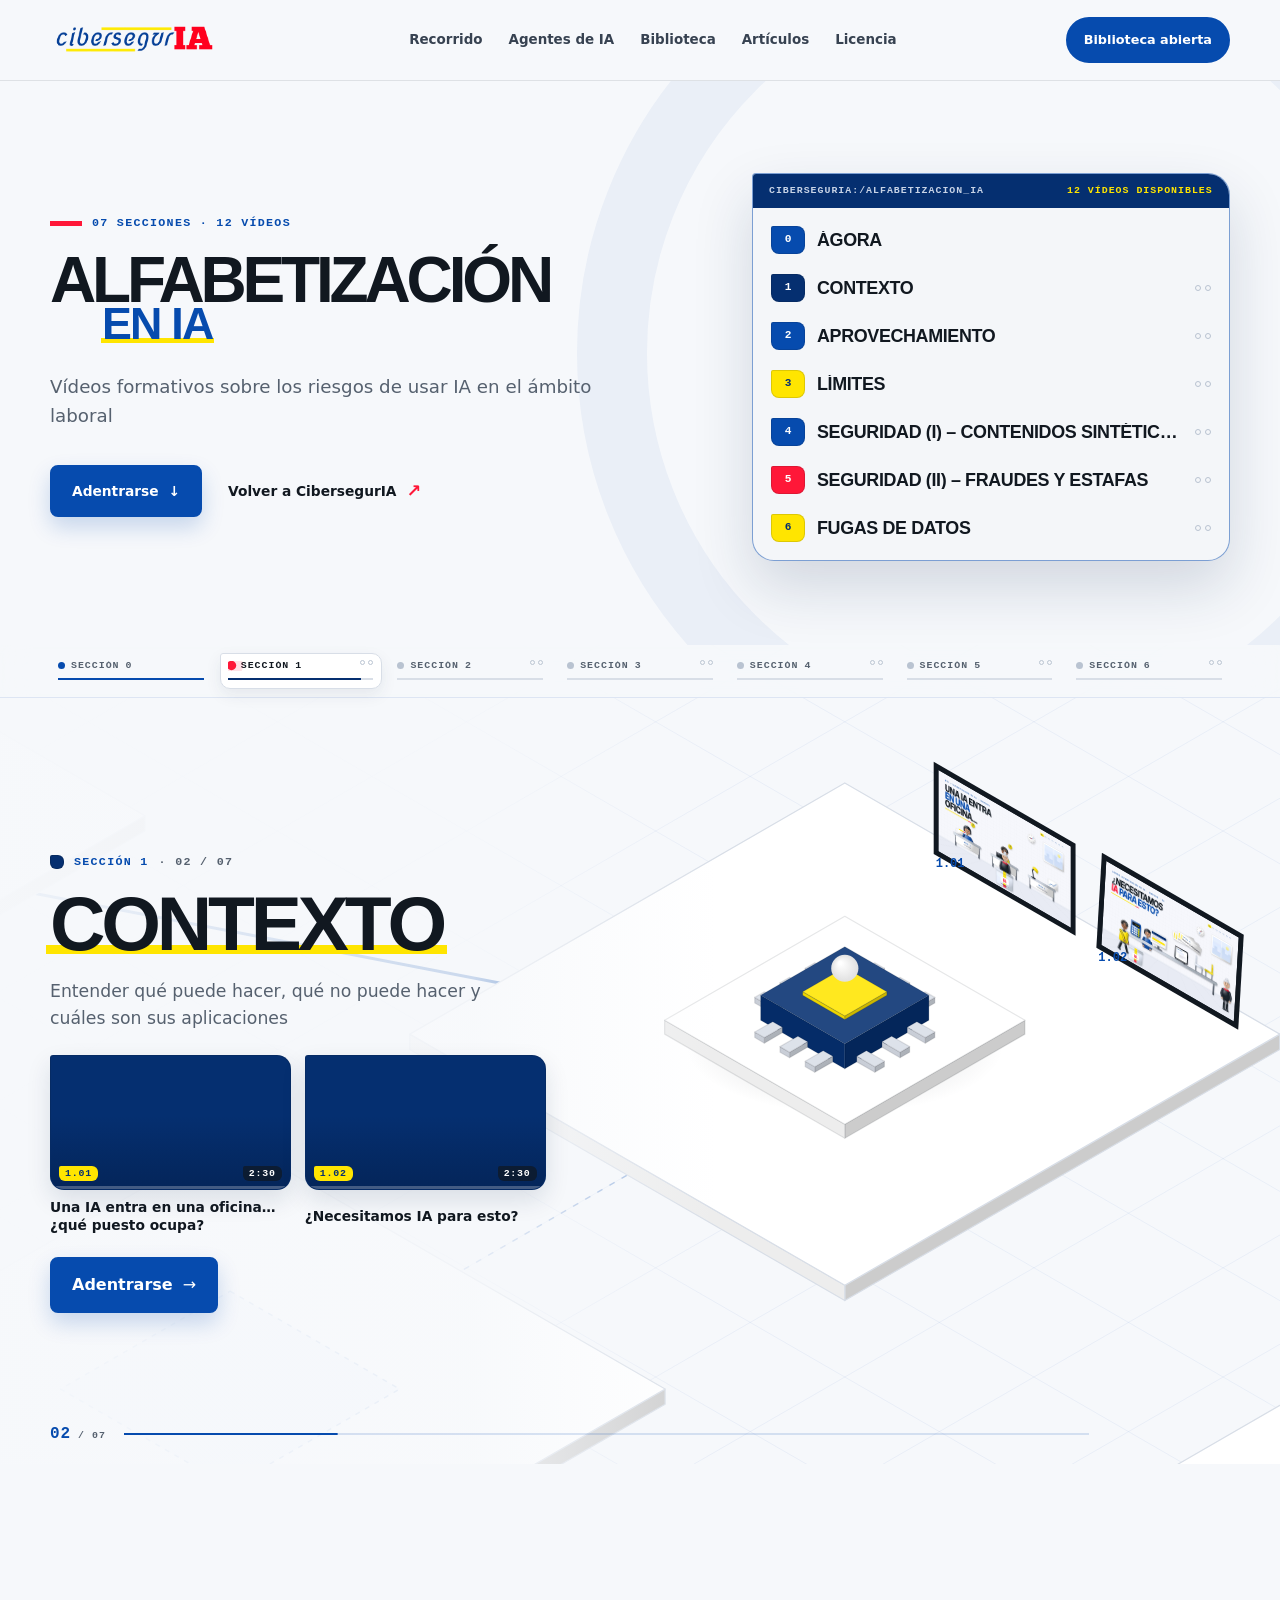
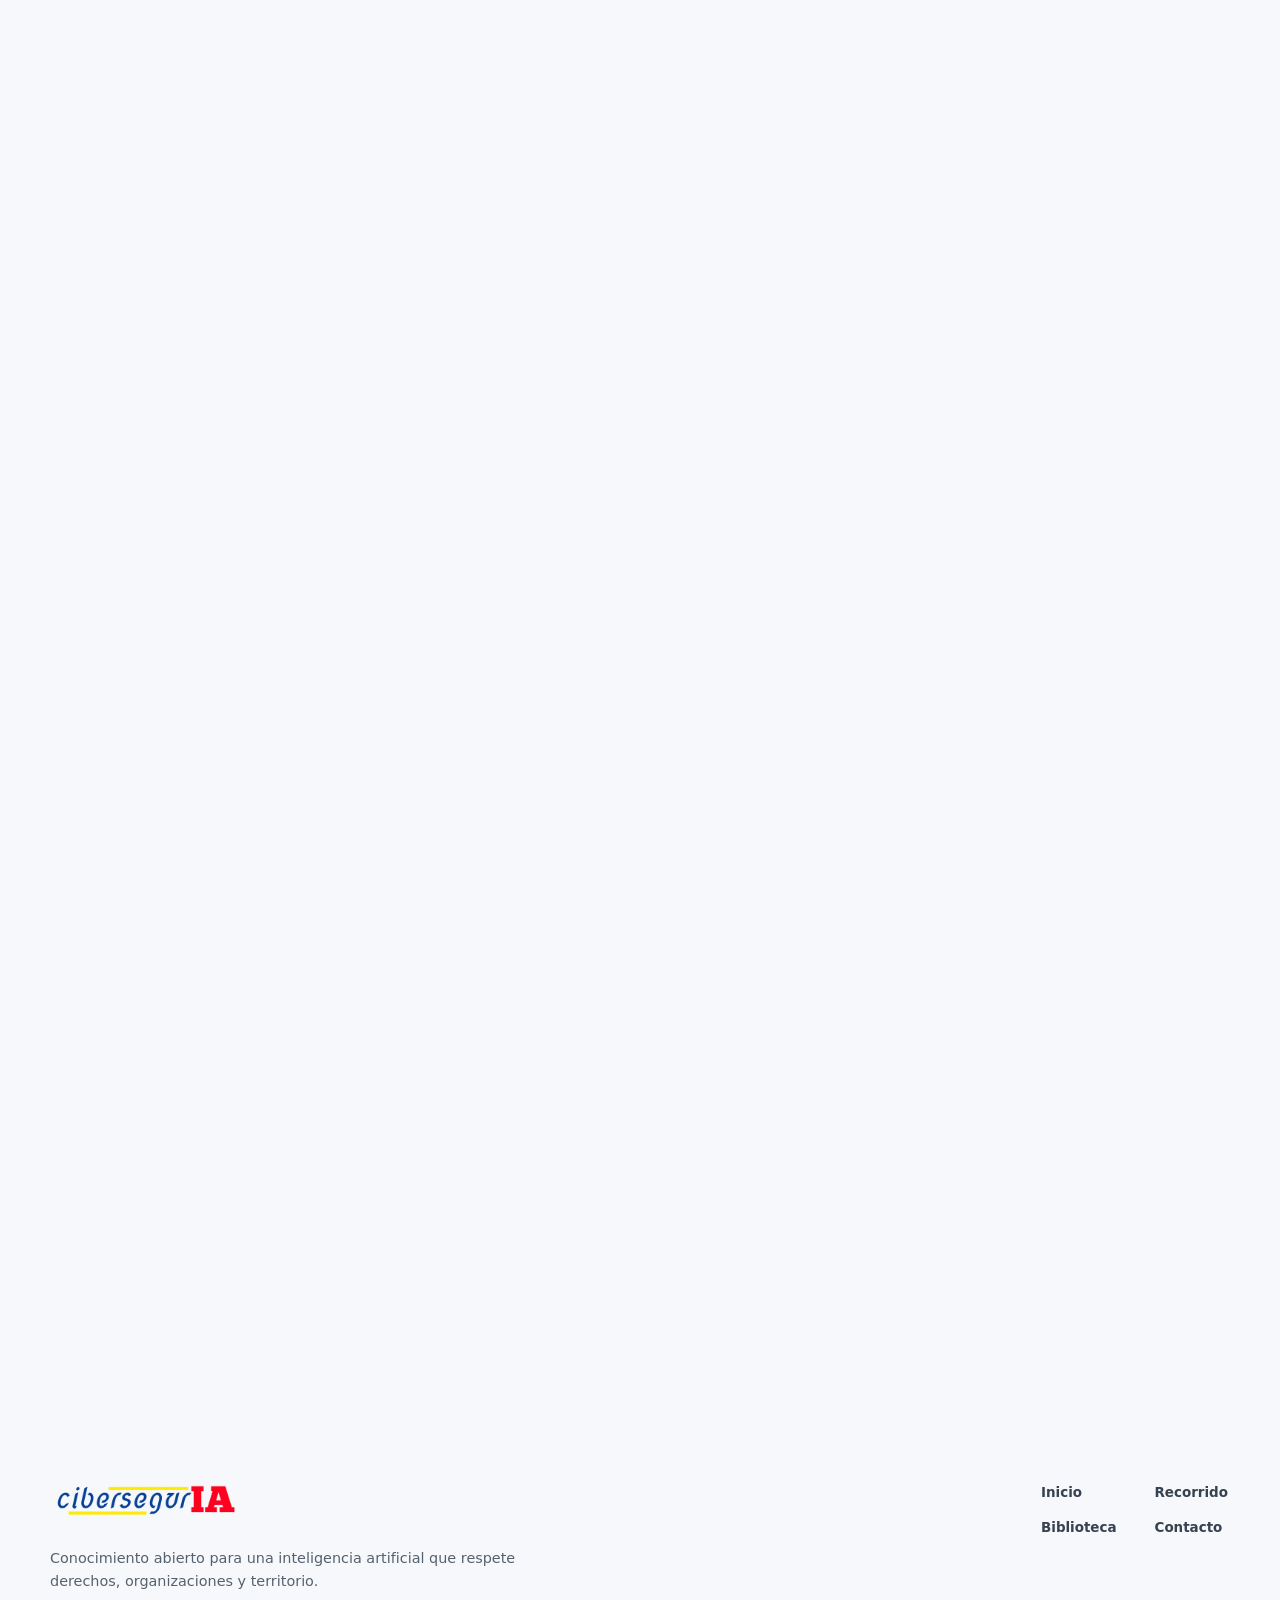
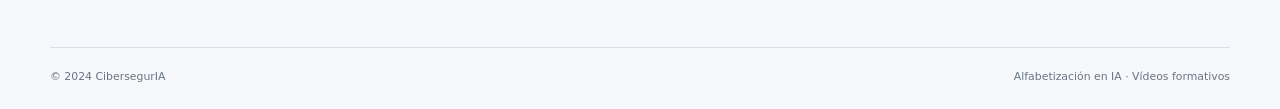
<file: alfabetizacion-ia.html>
<!doctype html>
<html lang="es">
<head>
  <meta charset="utf-8">
  <meta name="viewport" content="width=device-width, initial-scale=1">
  <title>Alfabetización en IA | CibersegurIA</title>
  <meta name="description" content="Vídeos formativos sobre los riesgos de usar IA en el ámbito laboral.">
  <meta name="theme-color" content="#064bae">
  <meta property="og:title" content="Alfabetización en IA | CibersegurIA">
  <meta property="og:description" content="Vídeos formativos sobre los riesgos de usar IA en el ámbito laboral.">
  <meta property="og:type" content="website">
  <meta property="og:url" content="https://ciberseguria.com/alfabetizacion-ia">
  <meta property="og:image" content="https://ciberseguria.com/logociberseguria.png">
  <link rel="canonical" href="https://ciberseguria.com/alfabetizacion-ia">
  <link rel="icon" href="favicon.ico">
  <link rel="stylesheet" href="style.css">
  <link rel="stylesheet" href="alfabetizacion/alfabetizacion.css?v=20261019-titular">
  <script src="script.js" defer></script>
  <script src="alfabetizacion/mundo.js?v=20261019-titular" defer></script>
  <script src="alfabetizacion/alfabetizacion.js?v=20261019-titular" defer></script>
</head>
<body class="alfabetizacion-page">
  <a class="skip-link" href="#contenido">Saltar al contenido</a>

  <header class="site-header">
    <div class="container header-inner">
      <a class="brand" href="index.html" aria-label="CibersegurIA, volver al inicio">
        <img src="logociberseguria.png" alt="CibersegurIA">
      </a>
      <button class="menu-toggle" type="button" aria-expanded="false" aria-controls="main-nav">
        <span></span><span></span><span></span>
        <span class="sr-only">Abrir navegación</span>
      </button>
      <nav id="main-nav" class="main-nav" aria-label="Navegación principal">
        <a href="#mundo">Recorrido</a>
        <a href="index.html#agentes">Agentes de IA</a>
        <a href="index.html#recursos">Biblioteca</a>
        <a href="index.html#articulos">Artículos</a>
        <a href="index.html#licencia">Licencia</a>
      </nav>
      <a class="header-action" href="index.html#recursos">Biblioteca abierta</a>
    </div>
  </header>

  <main id="contenido">
    <section class="alfa-hero" aria-labelledby="alfa-titulo">
      <div class="container alfa-hero-grid">
        <div>
          <p class="eyebrow"><span></span> <b id="alfa-cuenta"></b></p>
          <h1 id="alfa-titulo"><span>Alfabetización</span><span>en IA</span></h1>
          <p class="alfa-lead">vídeos formativos sobre los riesgos de usar IA en el ámbito laboral</p>
          <div class="hero-actions">
            <a class="button button-primary" href="#mundo" id="alfa-empezar" data-magnetic>Adentrarse <span aria-hidden="true">↓</span></a>
            <a class="button button-text" href="index.html">Volver a CibersegurIA <span aria-hidden="true">↗</span></a>
          </div>
        </div>
        <nav class="alfa-indice" aria-label="Secciones del recorrido">
          <div class="alfa-indice-bar" aria-hidden="true"><span>CIBERSEGURIA:/ALFABETIZACION_IA</span><b id="alfa-indice-total"></b></div>
          <ol id="alfa-indice"></ol>
        </nav>
      </div>
    </section>

    <section id="mundo" class="lit-world" aria-labelledby="lit-title">
      <div class="lit-sticky">
        <canvas id="lit-canvas" class="lit-canvas" aria-hidden="true"></canvas>
        <div class="lit-bar">
          <div class="container">
            <nav class="lit-steps" aria-label="Secciones del recorrido">
              <div id="lit-steps" class="lit-steps-track"></div>
              <i class="lit-steps-thumb" aria-hidden="true"></i>
            </nav>
          </div>
        </div>
        <div class="container lit-copy-wrap">
          <article id="lit-copy" class="lit-copy">
            <p class="section-index lit-index"><i></i><span id="lit-seccion"></span><em id="lit-count"></em></p>
            <h2 id="lit-title" class="lit-title"><span class="lit-title-pre"></span><span class="lit-title-main"></span></h2>
            <p id="lit-lead" class="lit-lead"></p>
            <div id="lit-media" class="lit-media"></div>
            <button id="lit-cta" class="button button-primary lit-cta" type="button" data-magnetic><b></b><span class="lit-cta-arrow" aria-hidden="true">→</span></button>
          </article>
        </div>
        <div class="container lit-status" aria-hidden="true">
          <span><b id="lit-current">01</b> / <span id="lit-total">07</span></span>
          <i><b></b></i>
          <em id="lit-cue"></em>
        </div>
      </div>
    </section>
  </main>

  <footer class="site-footer">
    <div class="container footer-top">
      <div><img src="logociberseguria.png" alt="CibersegurIA"><p>Conocimiento abierto para una inteligencia artificial que respete derechos, organizaciones y territorio.</p></div>
      <div class="footer-links"><a href="index.html">Inicio</a><a href="#mundo">Recorrido</a><a href="index.html#recursos">Biblioteca</a><a href="mailto:ciberseguria@gmail.com">Contacto</a></div>
    </div>
    <div class="container footer-bottom"><span>© <span id="current-year">2024</span> CibersegurIA</span><span>Alfabetización en IA · Vídeos formativos</span></div>
  </footer>

  <!-- Sala de proyección: los dos vídeos de cada sección -->
  <dialog id="sala" class="sala" aria-labelledby="sala-titulo">
    <div class="sala-fondo" aria-hidden="true"></div>
    <div class="sala-shell">
      <header class="sala-top">
        <p class="section-index sala-index"><i></i><span id="sala-seccion"></span></p>
        <button class="sala-cerrar" type="button" id="sala-cerrar"><span class="sr-only"></span><i aria-hidden="true"></i></button>
      </header>
      <div class="sala-grid">
        <div class="sala-escena">
          <div id="player" class="player" data-estado="pausa">
            <video id="video" playsinline preload="metadata"></video>
            <div class="player-capa" aria-hidden="true"></div>
            <p id="player-capitulo" class="player-capitulo" aria-live="polite"></p>
            <button id="player-grande" class="player-grande" type="button"><span class="sr-only"></span><i aria-hidden="true"></i></button>
            <div id="player-fin" class="player-fin" hidden>
              <p class="section-index" id="fin-etiqueta"></p>
              <button id="fin-siguiente" class="fin-siguiente" type="button">
                <img alt="" id="fin-img"><span><b id="fin-num"></b><strong id="fin-titulo"></strong></span>
                <svg viewBox="0 0 40 40" aria-hidden="true"><circle cx="20" cy="20" r="17"/><circle id="fin-anillo" cx="20" cy="20" r="17"/></svg>
              </button>
              <button id="fin-cancelar" class="fin-cancelar" type="button"></button>
            </div>
            <div class="player-barra">
              <div id="pista" class="pista" role="slider" tabindex="0" aria-valuemin="0" aria-valuemax="150" aria-valuenow="0">
                <div id="pista-tramos" class="pista-tramos"></div>
                <span id="pista-cabeza" class="pista-cabeza"></span>
                <span id="pista-tip" class="pista-tip" hidden><b></b><em></em></span>
              </div>
              <div class="player-botones">
                <button id="b-play" class="pb" type="button"><span class="sr-only"></span><i class="ico ico-play" aria-hidden="true"></i></button>
                <button id="b-mute" class="pb" type="button"><span class="sr-only"></span><i class="ico ico-vol" aria-hidden="true"></i></button>
                <span id="tiempo" class="player-tiempo">0:00 / 0:00</span>
                <span class="player-hueco"></span>
                <button id="b-cc" class="pb pb-texto" type="button" aria-pressed="false">CC</button>
                <button id="b-vel" class="pb pb-texto" type="button">1×</button>
                <button id="b-full" class="pb" type="button"><span class="sr-only"></span><i class="ico ico-full" aria-hidden="true"></i></button>
              </div>
            </div>
          </div>
          <div class="sala-pie">
            <p class="sala-num" id="sala-num"></p>
            <h2 id="sala-titulo" class="sala-titulo"></h2>
            <p class="sala-teclas" id="sala-teclas"></p>
          </div>
        </div>
        <aside class="sala-lado">
          <div class="sala-cabeza">
            <h3 id="sala-nombre" class="sala-nombre"><span class="lit-title-pre"></span><span class="sala-nombre-main"></span></h3>
            <p id="sala-sub" class="sala-sub"></p>
          </div>
          <p class="section-index" id="sala-l-videos"></p>
          <ol id="sala-videos" class="sala-videos"></ol>
          <p class="section-index" id="sala-l-capitulos"></p>
          <ol id="sala-capitulos" class="sala-capitulos"></ol>
          <nav class="sala-nav">
            <button id="sala-prev" class="sala-salto" type="button" data-magnetic><span></span><b></b></button>
            <button id="sala-next" class="sala-salto sala-salto-next" type="button" data-magnetic><span></span><b></b></button>
          </nav>
        </aside>
      </div>
    </div>
  </dialog>
</body>
</html>
</file>
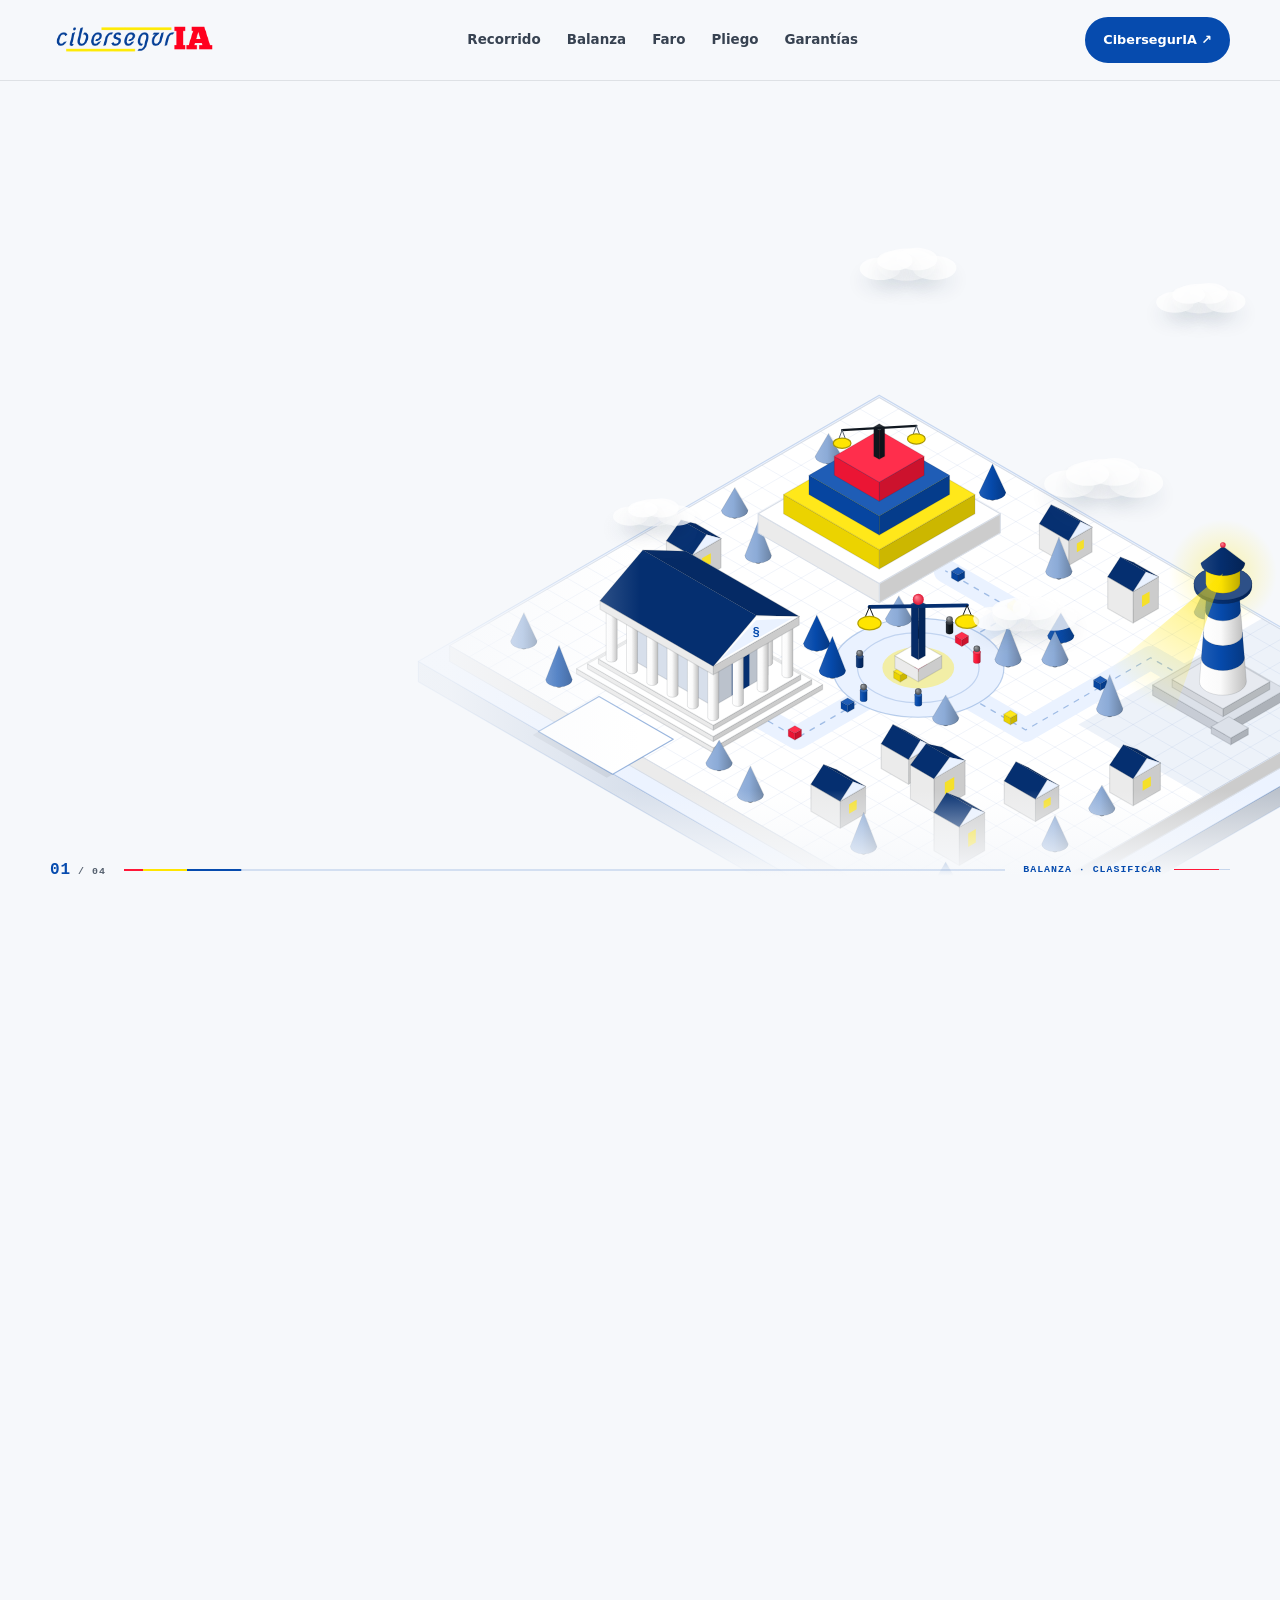
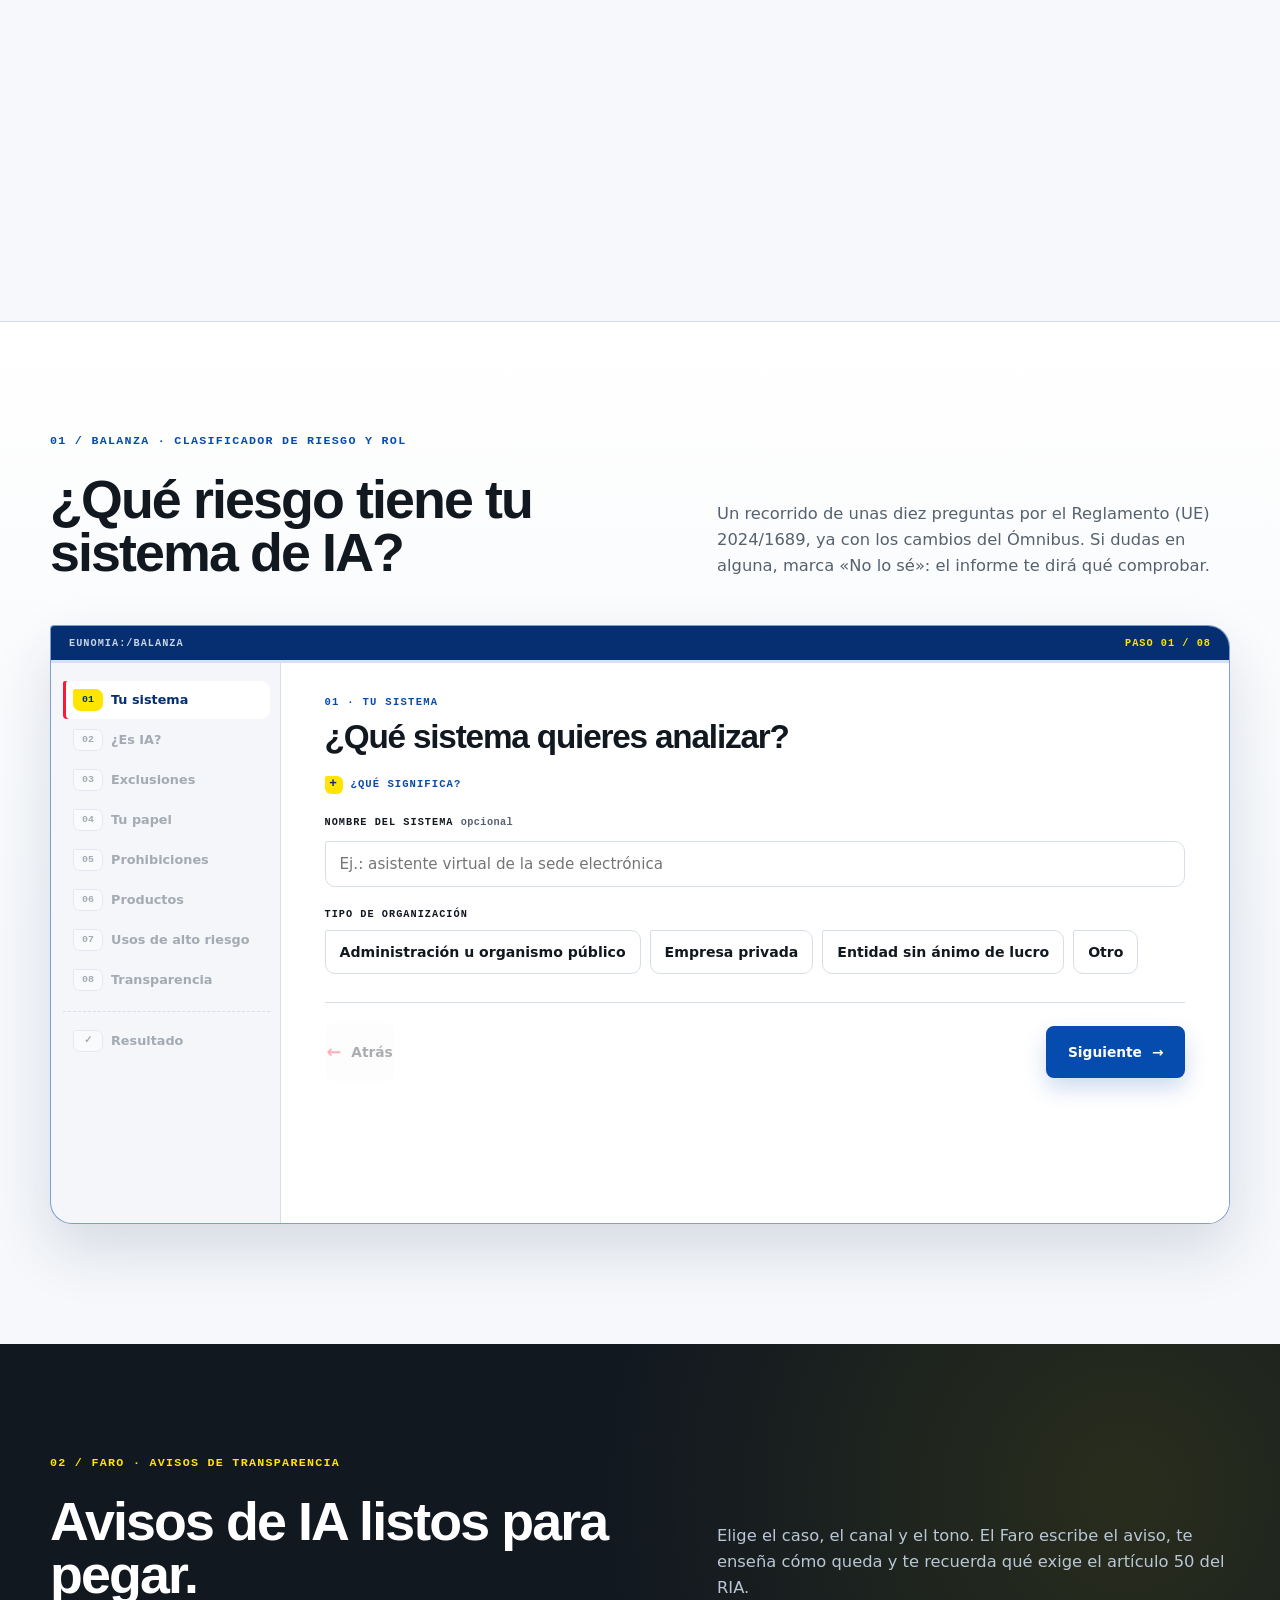
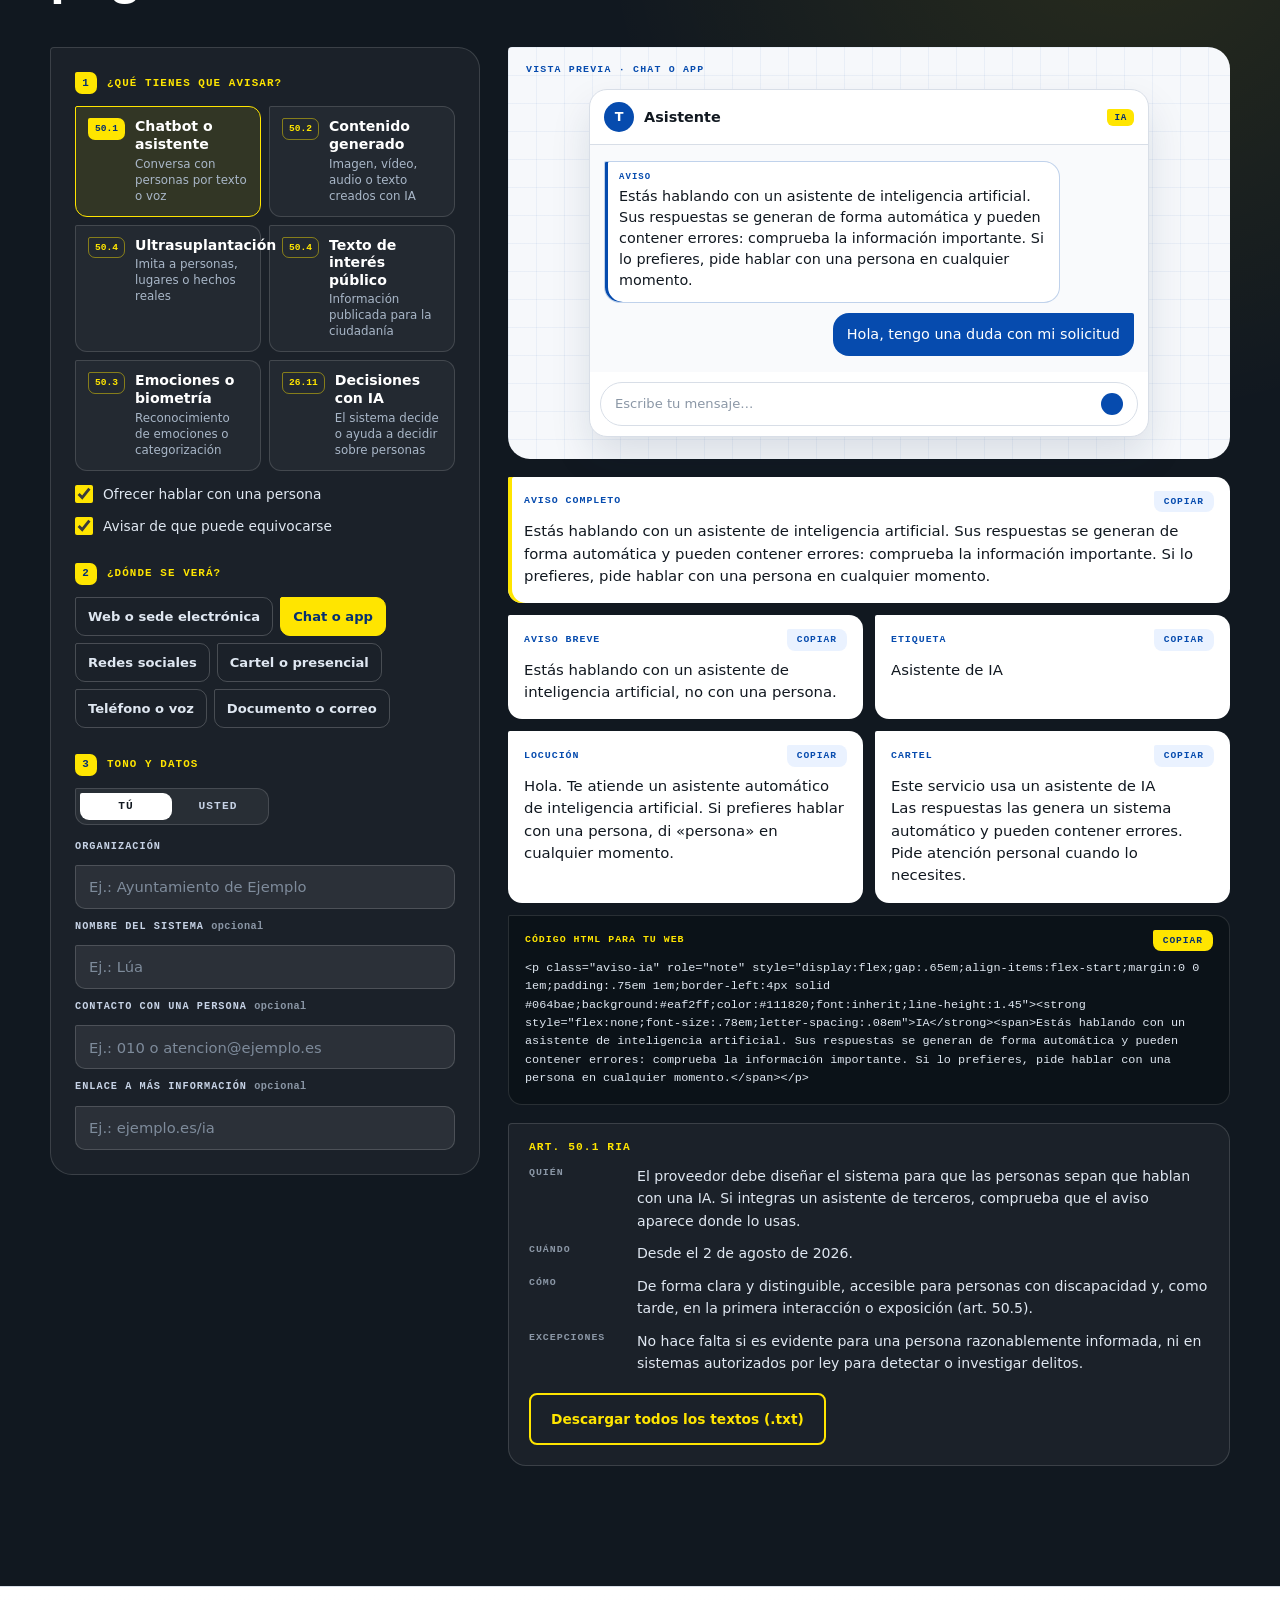
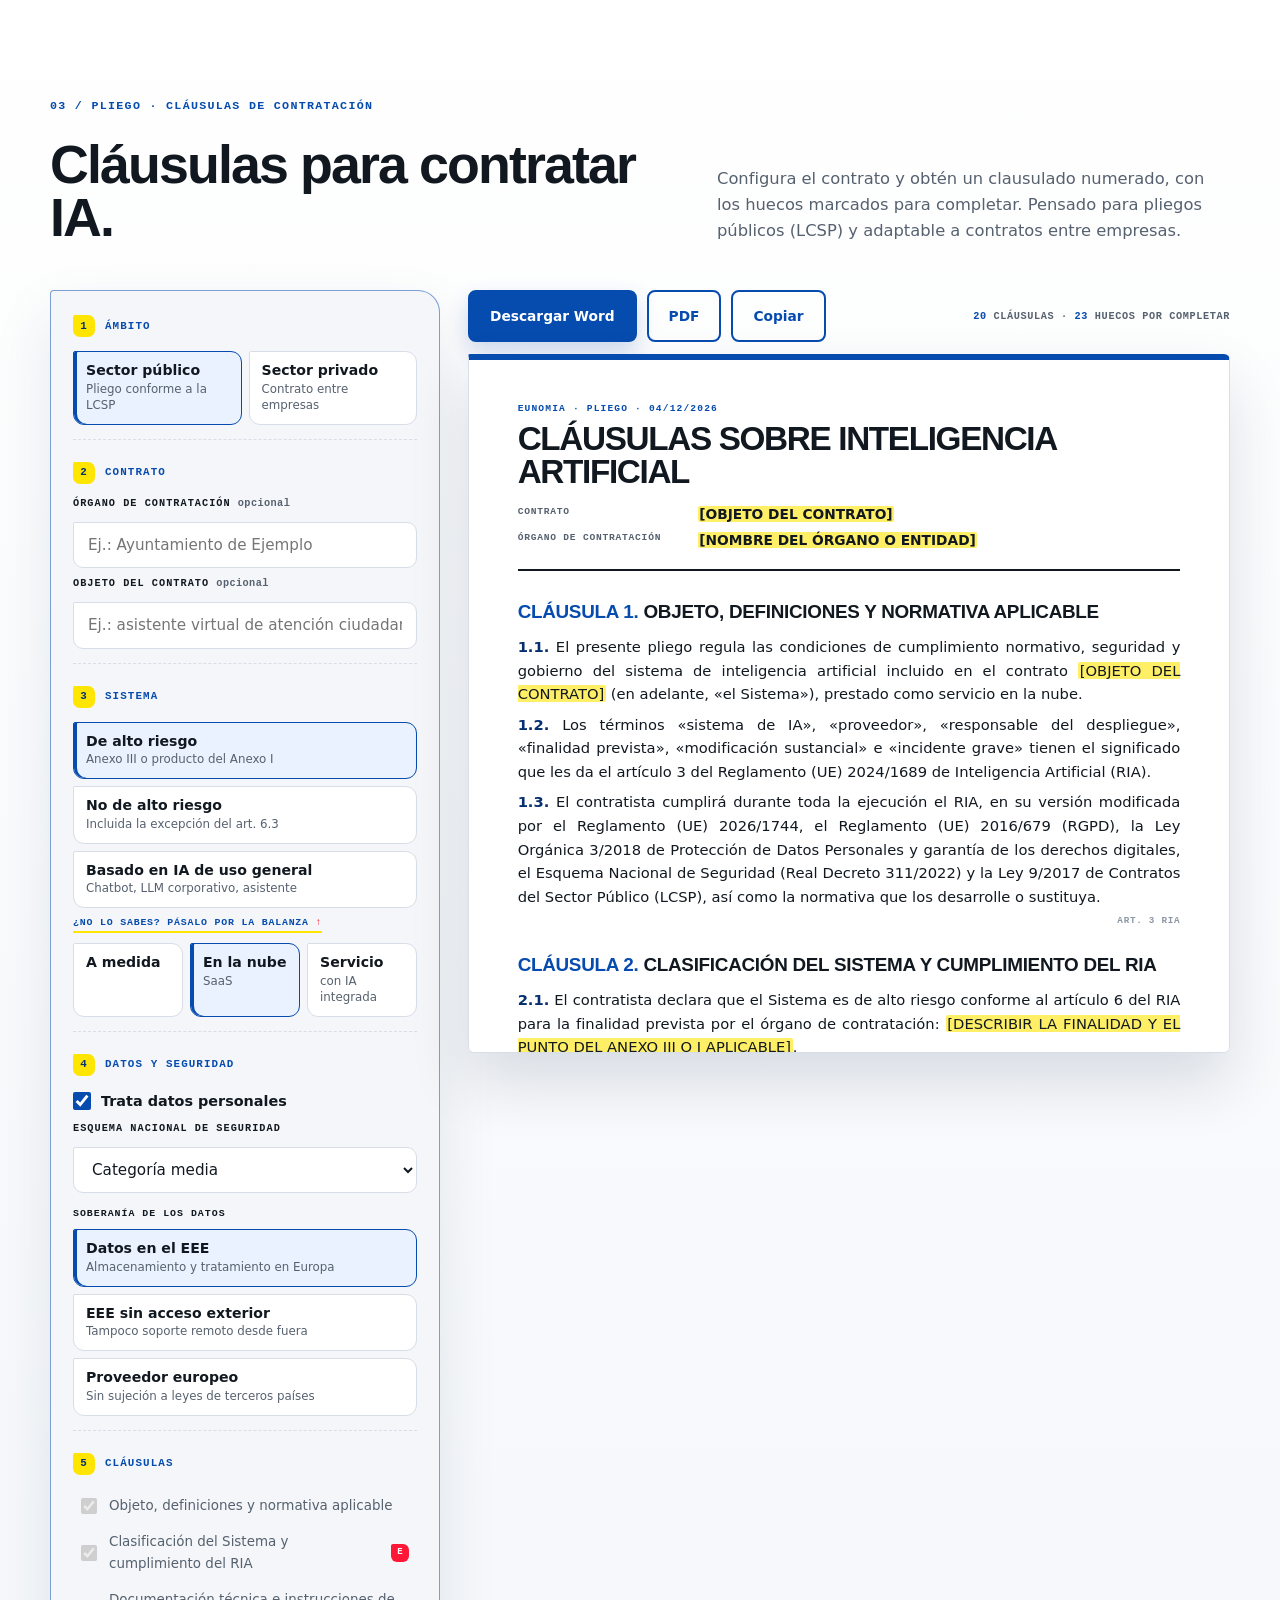
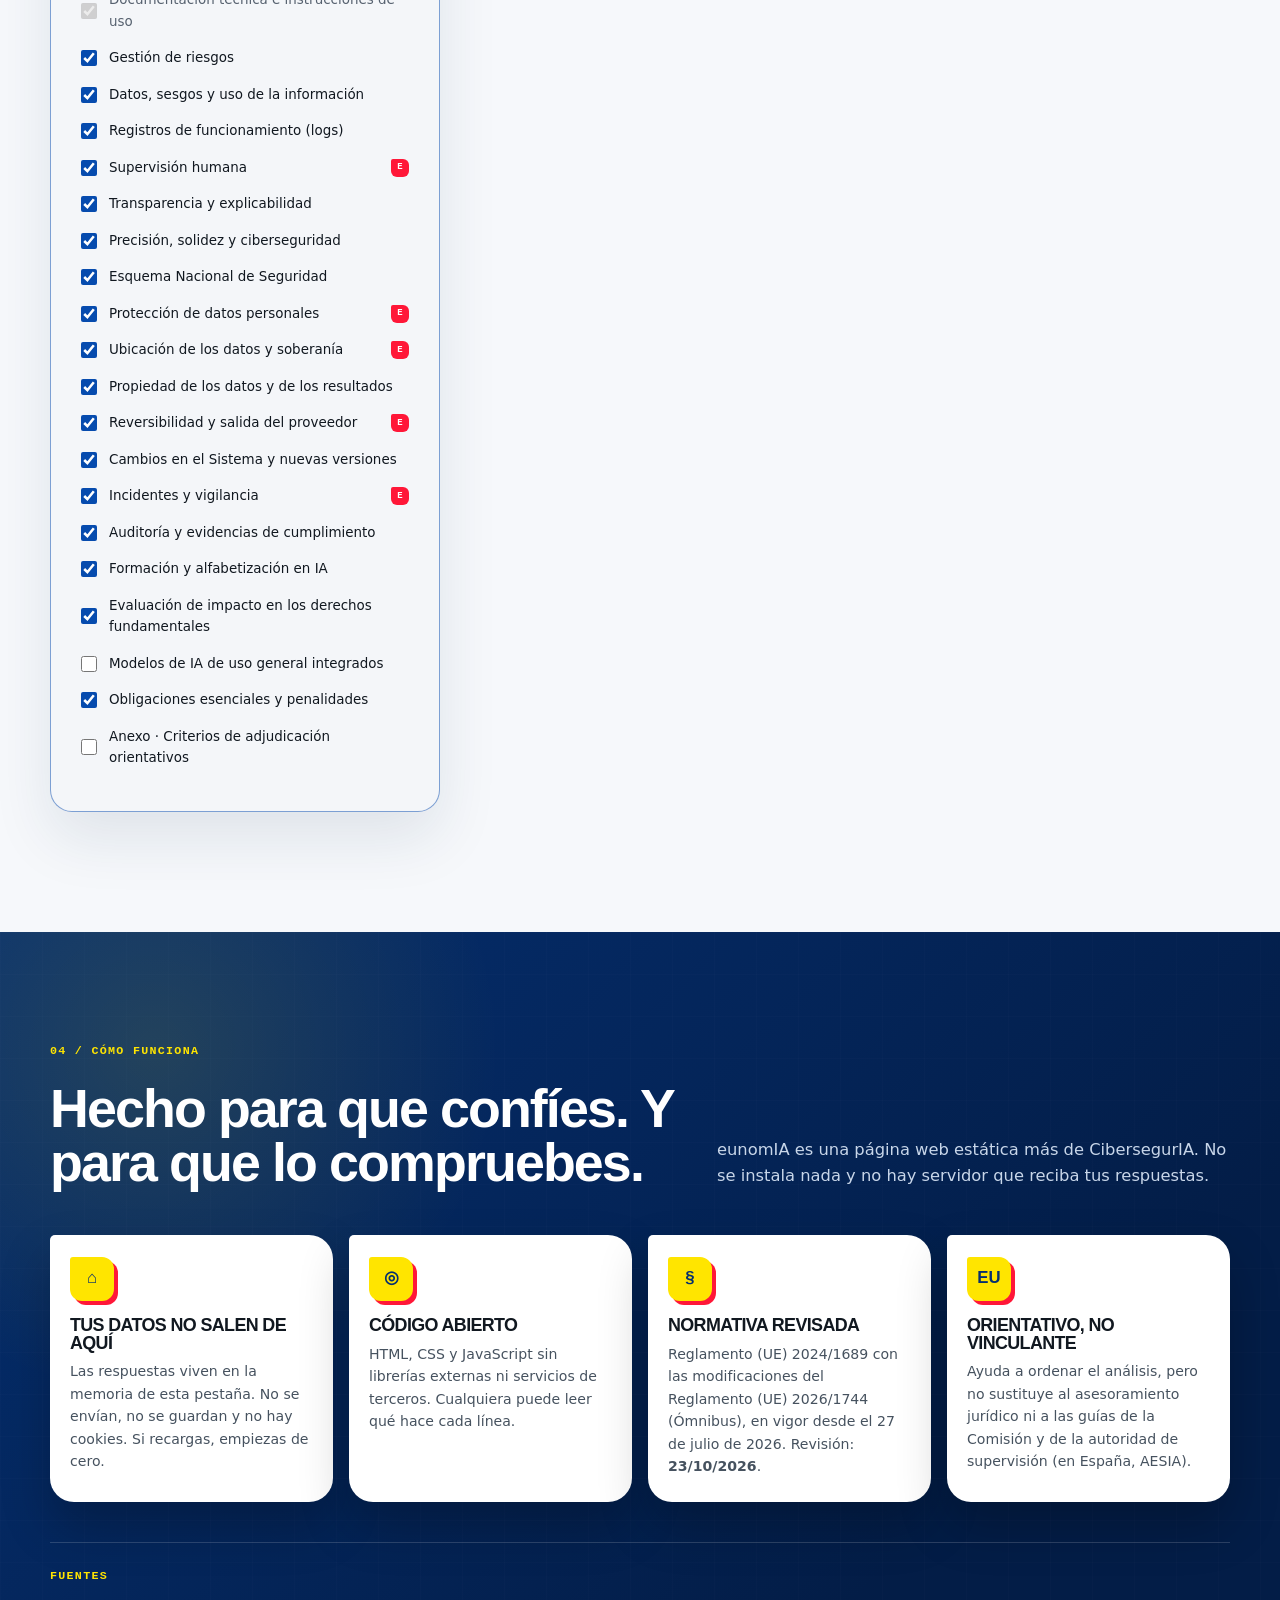
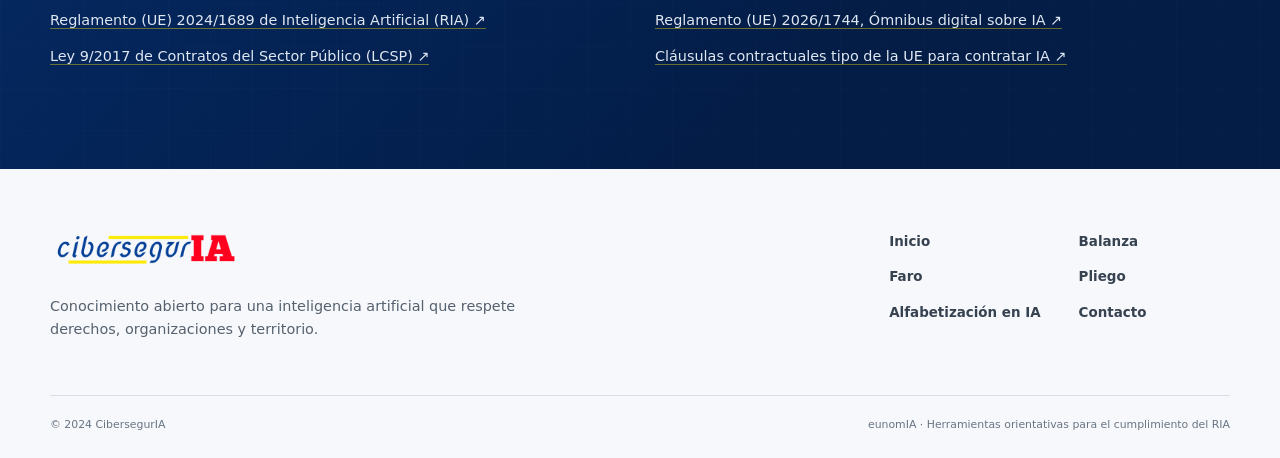
<file: eunomia.html>
<!doctype html>
<html lang="es">
<head>
  <meta charset="utf-8">
  <meta name="viewport" content="width=device-width, initial-scale=1">
  <title>eunomIA - CibersegurIA | Herramientas para cumplir el RIA</title>
  <meta name="description" content="Herramientas gratuitas para cumplir el Reglamento europeo de IA: clasificador de riesgo y rol, avisos de transparencia y cláusulas para contratar IA. Funcionan en tu navegador, sin registro y sin enviar datos.">
  <meta name="theme-color" content="#064bae">
  <meta property="og:title" content="eunomIA - CibersegurIA">
  <meta property="og:description" content="Del Reglamento europeo de IA a la práctica: clasificador, avisos de transparencia y cláusulas de contratación. En tu navegador, sin enviar datos.">
  <meta property="og:type" content="website">
  <meta property="og:url" content="https://ciberseguria.com/eunomia.html">
  <meta property="og:image" content="https://ciberseguria.com/logociberseguria.png">
  <link rel="canonical" href="https://ciberseguria.com/eunomia.html">
  <link rel="icon" href="favicon.ico">
  <link rel="stylesheet" href="style.css">
  <link rel="stylesheet" href="eunomia/eunomia.css?v=20261023-eunomia">
  <script src="script.js" defer></script>
  <script src="eunomia/exportar.js?v=20261023-eunomia" defer></script>
  <script src="eunomia/mundo.js?v=20261023-eunomia" defer></script>
  <script src="eunomia/balanza.js?v=20261023-eunomia" defer></script>
  <script src="eunomia/faro.js?v=20261023-eunomia" defer></script>
  <script src="eunomia/pliego.js?v=20261023-eunomia" defer></script>
  <script src="eunomia/app.js?v=20261023-eunomia" defer></script>
</head>
<body class="eunomia-page">
  <a class="skip-link" href="#contenido">Saltar al contenido</a>

  <header class="site-header">
    <div class="container header-inner">
      <a class="brand" href="index.html" aria-label="CibersegurIA, volver al inicio">
        <img src="logociberseguria.png" alt="CibersegurIA">
      </a>
      <button class="menu-toggle" type="button" aria-expanded="false" aria-controls="main-nav">
        <span></span><span></span><span></span>
        <span class="sr-only">Abrir navegación</span>
      </button>
      <nav id="main-nav" class="main-nav" aria-label="Navegación principal">
        <a href="#polis">Recorrido</a>
        <a href="#balanza">Balanza</a>
        <a href="#faro">Faro</a>
        <a href="#pliego">Pliego</a>
        <a href="#garantias">Garantías</a>
      </nav>
      <a class="header-action" href="index.html">CibersegurIA <span aria-hidden="true">↗</span></a>
    </div>
  </header>

  <main id="contenido">

    <!-- ============ 00 · La polis: vuelo guiado por el scroll ============ -->
    <section id="polis" class="eu-polis chapter" data-chapter="Recorrido" aria-labelledby="eu-titulo">
      <div class="eu-sticky">
        <canvas id="eu-canvas" class="eu-canvas" aria-hidden="true"></canvas>

        <div class="container eu-entrada" id="eu-entrada">
          <p class="eyebrow"><span></span> Reglamento europeo de IA · Herramientas abiertas</p>
          <h1 id="eu-titulo" class="eu-wordmark" aria-label="eunomIA">
            <span class="eu-glifo" aria-hidden="true"><svg viewBox="0 0 64 64"><use href="#eu-glifo"/></svg></span>
            <span class="eu-wordmark-texto" aria-hidden="true">eunom<b>IA</b></span>
          </h1>
          <p class="eu-entrada-lead">Del Reglamento a la práctica. Tres herramientas para clasificar tu sistema, avisar a quien lo usa y contratar IA con garantías.</p>
          <ul class="eu-sellos" aria-label="Cómo funciona">
            <li>En tu navegador</li><li>Sin registro</li><li>Sin enviar datos</li>
          </ul>
          <nav class="eu-atajos" aria-label="Ir directo a una herramienta">
            <span>Ir directo</span>
            <a href="#balanza">Balanza <i aria-hidden="true">↓</i></a>
            <a href="#faro">Faro <i aria-hidden="true">↓</i></a>
            <a href="#pliego">Pliego <i aria-hidden="true">↓</i></a>
          </nav>
        </div>

        <div class="container eu-paradas-wrap">
          <article class="eu-parada" data-parada="1" aria-labelledby="eu-p1">
            <p class="section-index"><i></i>01 / BALANZA · CLASIFICADOR</p>
            <h2 id="eu-p1" class="eu-parada-titulo"><span>¿Qué riesgo</span><span>tiene tu sistema?</span></h2>
            <p class="eu-parada-lead">Responde unas preguntas y sabrás si tu sistema está prohibido, es de alto riesgo, tiene deberes de transparencia o queda en riesgo mínimo. Y qué papel juegas tú: proveedor, responsable del despliegue, importador o distribuidor.</p>
            <ul class="eu-parada-lista"><li>Nivel de riesgo con los artículos aplicables</li><li>Obligaciones según tu rol y desde cuándo</li><li>Informe descargable en PDF o Word</li></ul>
            <a class="button button-primary" href="#balanza">Entrar en la Balanza <span aria-hidden="true">↓</span></a>
          </article>
          <article class="eu-parada" data-parada="2" aria-labelledby="eu-p2">
            <p class="section-index"><i></i>02 / FARO · TRANSPARENCIA</p>
            <h2 id="eu-p2" class="eu-parada-titulo"><span>Que se sepa</span><span>que es IA.</span></h2>
            <p class="eu-parada-lead">Desde el 2 de agosto de 2026 hay que avisar cuando alguien habla con una IA o ve contenido generado con ella. El Faro te prepara los avisos para tu web, tu chat, tus redes o un cartel.</p>
            <ul class="eu-parada-lista"><li>Chatbots, contenido sintético y ultrasuplantaciones</li><li>Versión breve, completa, locución y código HTML</li><li>Tú o usted, según tu organización</li></ul>
            <a class="button button-primary" href="#faro">Encender el Faro <span aria-hidden="true">↓</span></a>
          </article>
          <article class="eu-parada" data-parada="3" aria-labelledby="eu-p3">
            <p class="section-index"><i></i>03 / PLIEGO · CONTRATACIÓN</p>
            <h2 id="eu-p3" class="eu-parada-titulo"><span>Contratar IA</span><span>con garantías.</span></h2>
            <p class="eu-parada-lead">Cláusulas listas para un pliego público o un contrato privado: documentación, registros, supervisión humana, ubicación de los datos, salida del proveedor y penalidades.</p>
            <ul class="eu-parada-lista"><li>Sector público (LCSP) o privado</li><li>Bloques a medida del tipo de sistema</li><li>Documento editable en Word</li></ul>
            <a class="button button-primary" href="#pliego">Abrir el Pliego <span aria-hidden="true">↓</span></a>
          </article>
          <article class="eu-parada eu-parada-final" data-parada="4" aria-labelledby="eu-p4">
            <p class="section-index"><i></i>EUNOMÍA · EL BUEN ORDEN</p>
            <h2 id="eu-p4" class="eu-parada-titulo"><span>Elige por</span><span>dónde empezar.</span></h2>
            <p class="eu-parada-lead">Eunomía era la diosa griega del buen orden y de las leyes justas. Aquí, tres herramientas pequeñas para poner orden en la IA de tu organización.</p>
            <div class="eu-final-accesos">
              <a href="#balanza"><b>01</b><span>Balanza</span><em>Clasificar</em></a>
              <a href="#faro"><b>02</b><span>Faro</span><em>Avisar</em></a>
              <a href="#pliego"><b>03</b><span>Pliego</span><em>Contratar</em></a>
            </div>
          </article>
        </div>

        <div class="container eu-estado" aria-hidden="true">
          <span><b id="eu-actual">00</b> / 04</span>
          <i><b id="eu-progreso"></b></i>
          <em id="eu-pista">Desliza para recorrer la polis</em>
        </div>
      </div>
    </section>

    <!-- ============ 01 · Balanza ============ -->
    <section id="balanza" class="eu-mod eu-mod-claro chapter" data-chapter="Balanza" aria-labelledby="balanza-titulo">
      <div class="container">
        <div class="eu-mod-cabecera">
          <div>
            <p class="section-index">01 / BALANZA · CLASIFICADOR DE RIESGO Y ROL</p>
            <h2 id="balanza-titulo">¿Qué riesgo tiene tu sistema de IA?</h2>
          </div>
          <p>Un recorrido de unas diez preguntas por el Reglamento (UE) 2024/1689, ya con los cambios del Ómnibus. Si dudas en alguna, marca «No lo sé»: el informe te dirá qué comprobar.</p>
        </div>
        <div id="balanza-app" class="eu-app eu-balanza" data-modulo="balanza">
          <noscript><p class="eu-noscript">Esta herramienta necesita JavaScript. Todo se ejecuta en tu navegador.</p></noscript>
        </div>
      </div>
    </section>

    <!-- ============ 02 · Faro ============ -->
    <section id="faro" class="eu-mod eu-mod-oscuro chapter" data-chapter="Faro" aria-labelledby="faro-titulo">
      <div class="container">
        <div class="eu-mod-cabecera">
          <div>
            <p class="section-index">02 / FARO · AVISOS DE TRANSPARENCIA</p>
            <h2 id="faro-titulo">Avisos de IA listos para pegar.</h2>
          </div>
          <p>Elige el caso, el canal y el tono. El Faro escribe el aviso, te enseña cómo queda y te recuerda qué exige el artículo 50 del RIA.</p>
        </div>
        <div id="faro-app" class="eu-app eu-faro" data-modulo="faro">
          <noscript><p class="eu-noscript">Esta herramienta necesita JavaScript. Todo se ejecuta en tu navegador.</p></noscript>
        </div>
      </div>
    </section>

    <!-- ============ 03 · Pliego ============ -->
    <section id="pliego" class="eu-mod eu-mod-claro chapter" data-chapter="Pliego" aria-labelledby="pliego-titulo">
      <div class="container">
        <div class="eu-mod-cabecera">
          <div>
            <p class="section-index">03 / PLIEGO · CLÁUSULAS DE CONTRATACIÓN</p>
            <h2 id="pliego-titulo">Cláusulas para contratar IA.</h2>
          </div>
          <p>Configura el contrato y obtén un clausulado numerado, con los huecos marcados para completar. Pensado para pliegos públicos (LCSP) y adaptable a contratos entre empresas.</p>
        </div>
        <div id="pliego-app" class="eu-app eu-pliego" data-modulo="pliego">
          <noscript><p class="eu-noscript">Esta herramienta necesita JavaScript. Todo se ejecuta en tu navegador.</p></noscript>
        </div>
      </div>
    </section>

    <!-- ============ 04 · Garantías ============ -->
    <section id="garantias" class="eu-garantias chapter" data-chapter="Garantías" aria-labelledby="garantias-titulo">
      <div class="container">
        <div class="eu-mod-cabecera">
          <div>
            <p class="section-index">04 / CÓMO FUNCIONA</p>
            <h2 id="garantias-titulo">Hecho para que confíes. Y para que lo compruebes.</h2>
          </div>
          <p>eunomIA es una página web estática más de CibersegurIA. No se instala nada y no hay servidor que reciba tus respuestas.</p>
        </div>
        <ol class="eu-garantias-grid">
          <li><span class="eu-garantia-glifo" aria-hidden="true">⌂</span><h3>Tus datos no salen de aquí</h3><p>Las respuestas viven en la memoria de esta pestaña. No se envían, no se guardan y no hay cookies. Si recargas, empiezas de cero.</p></li>
          <li><span class="eu-garantia-glifo" aria-hidden="true">◎</span><h3>Código abierto</h3><p>HTML, CSS y JavaScript sin librerías externas ni servicios de terceros. Cualquiera puede leer qué hace cada línea.</p></li>
          <li><span class="eu-garantia-glifo" aria-hidden="true">§</span><h3>Normativa revisada</h3><p>Reglamento (UE) 2024/1689 con las modificaciones del Reglamento (UE) 2026/1744 (Ómnibus), en vigor desde el 27 de julio de 2026. Revisión: <b id="eu-revision">23/10/2026</b>.</p></li>
          <li><span class="eu-garantia-glifo" aria-hidden="true">EU</span><h3>Orientativo, no vinculante</h3><p>Ayuda a ordenar el análisis, pero no sustituye al asesoramiento jurídico ni a las guías de la Comisión y de la autoridad de supervisión (en España, AESIA).</p></li>
        </ol>
        <div class="eu-fuentes">
          <p class="section-index">FUENTES</p>
          <ul>
            <li><a href="https://eur-lex.europa.eu/eli/reg/2024/1689/oj?locale=es" target="_blank" rel="noopener noreferrer">Reglamento (UE) 2024/1689 de Inteligencia Artificial (RIA) <span aria-hidden="true">↗</span></a></li>
            <li><a href="https://eur-lex.europa.eu/eli/reg/2026/1744/oj?locale=es" target="_blank" rel="noopener noreferrer">Reglamento (UE) 2026/1744, Ómnibus digital sobre IA <span aria-hidden="true">↗</span></a></li>
            <li><a href="https://www.boe.es/buscar/act.php?id=BOE-A-2017-12902" target="_blank" rel="noopener noreferrer">Ley 9/2017 de Contratos del Sector Público (LCSP) <span aria-hidden="true">↗</span></a></li>
            <li><a href="https://public-buyers-community.ec.europa.eu/communities/procurement-ai/resources/updated-eu-ai-model-contractual-clauses" target="_blank" rel="noopener noreferrer">Cláusulas contractuales tipo de la UE para contratar IA <span aria-hidden="true">↗</span></a></li>
          </ul>
        </div>
      </div>
    </section>
  </main>

  <footer class="site-footer">
    <div class="container footer-top">
      <div><img src="logociberseguria.png" alt="CibersegurIA"><p>Conocimiento abierto para una inteligencia artificial que respete derechos, organizaciones y territorio.</p></div>
      <div class="footer-links"><a href="index.html">Inicio</a><a href="#balanza">Balanza</a><a href="#faro">Faro</a><a href="#pliego">Pliego</a><a href="alfabetizacion-ia.html">Alfabetización en IA</a><a href="mailto:ciberseguria@gmail.com">Contacto</a></div>
    </div>
    <div class="container footer-bottom"><span>© <span id="current-year">2024</span> CibersegurIA</span><span>eunomIA · Herramientas orientativas para el cumplimiento del RIA</span></div>
  </footer>

  <!-- documento que se imprime (PDF) — se rellena al pulsar «Descargar PDF» -->
  <div id="eu-impresion" class="eu-impresion" aria-hidden="true"></div>
  <div id="eu-aviso" class="toast" role="status" aria-live="polite"></div>

  <!-- glifo de eunomIA: columna, astil y dos platillos -->
  <svg width="0" height="0" style="position:absolute" aria-hidden="true">
    <symbol id="eu-glifo" viewBox="0 0 64 64">
      <path d="M32 10v40" stroke="currentColor" stroke-width="5" stroke-linecap="square"/>
      <path d="M12 18h40" stroke="currentColor" stroke-width="5" stroke-linecap="square"/>
      <path d="M22 50h20" stroke="currentColor" stroke-width="5" stroke-linecap="square"/>
      <path d="M14 18 7 34M14 18l7 16M50 18l-7 16M50 18l7 16" stroke="currentColor" stroke-width="2.5" fill="none"/>
      <path d="M5 34h18a9 6 0 0 1-18 0zM41 34h18a9 6 0 0 1-18 0z" fill="currentColor"/>
      <circle cx="32" cy="10" r="4.5" fill="#ff1738"/>
    </symbol>
  </svg>
</body>
</html>
</file>
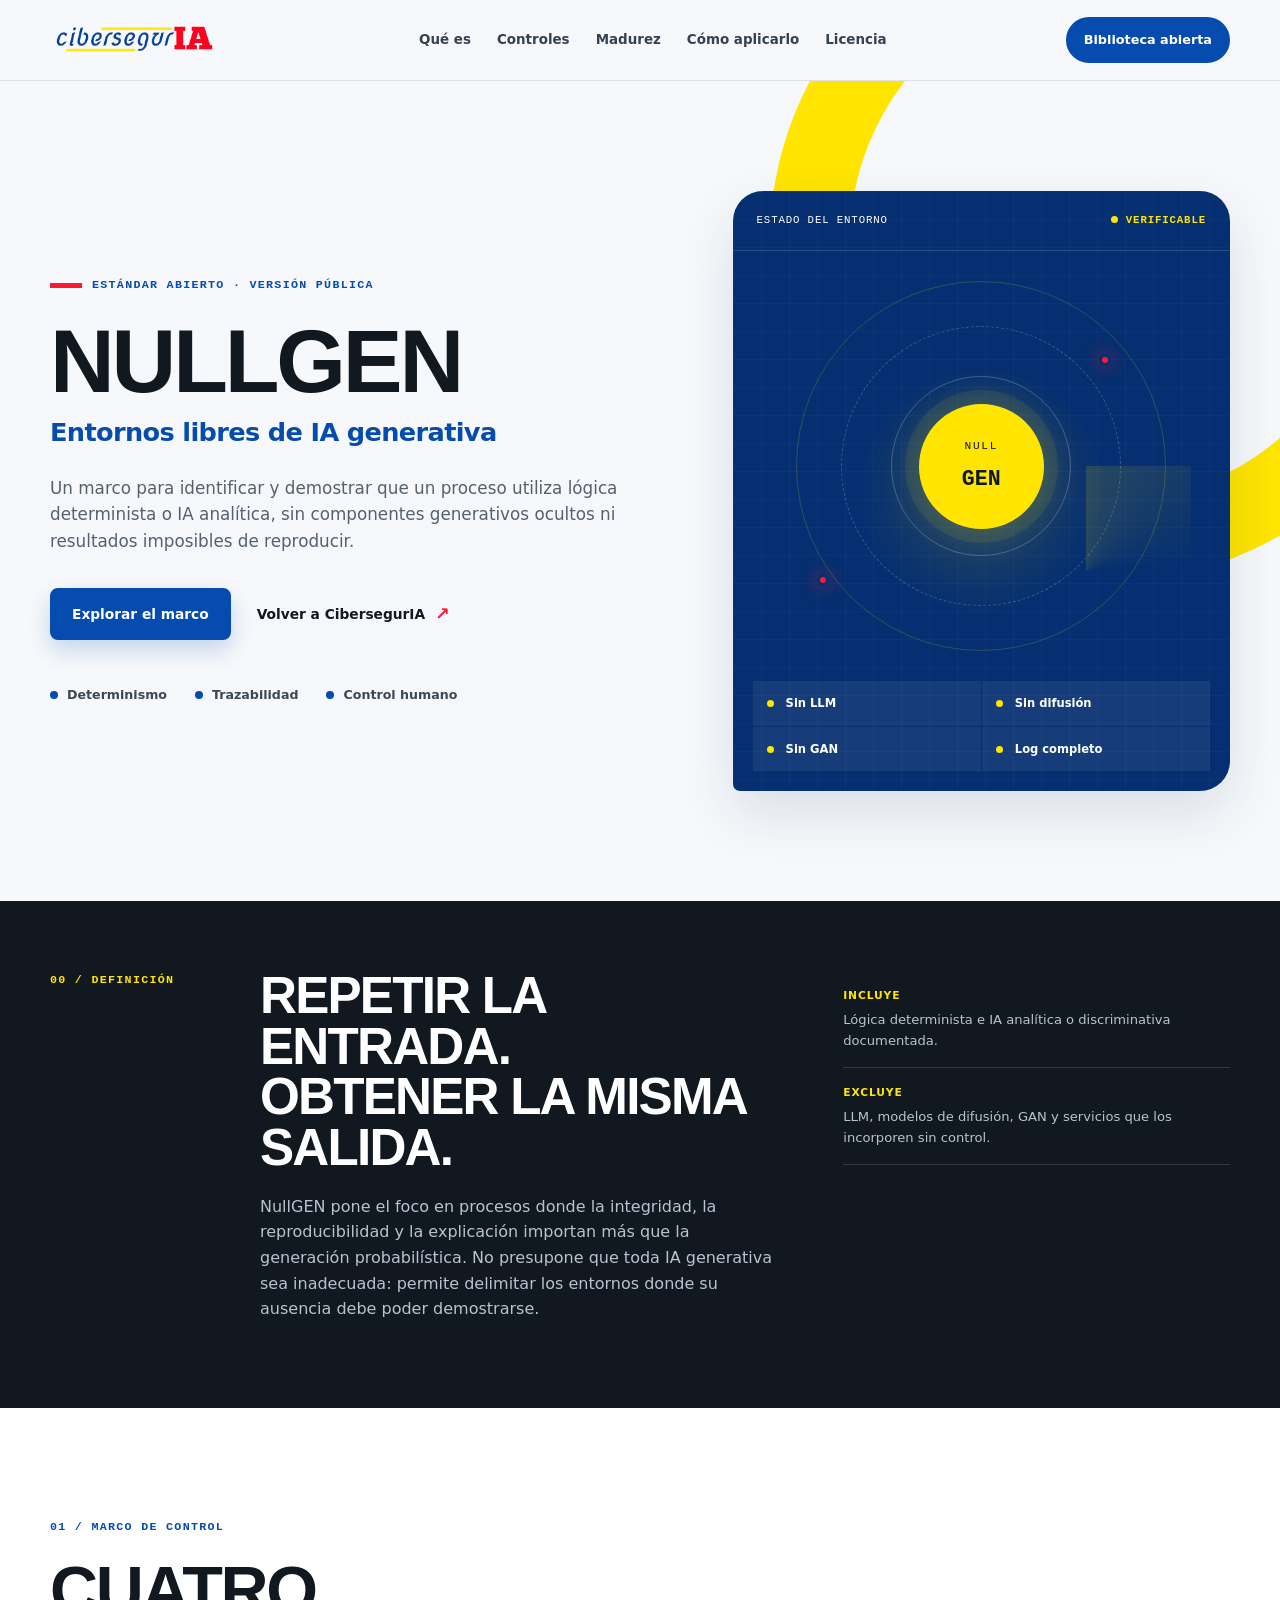
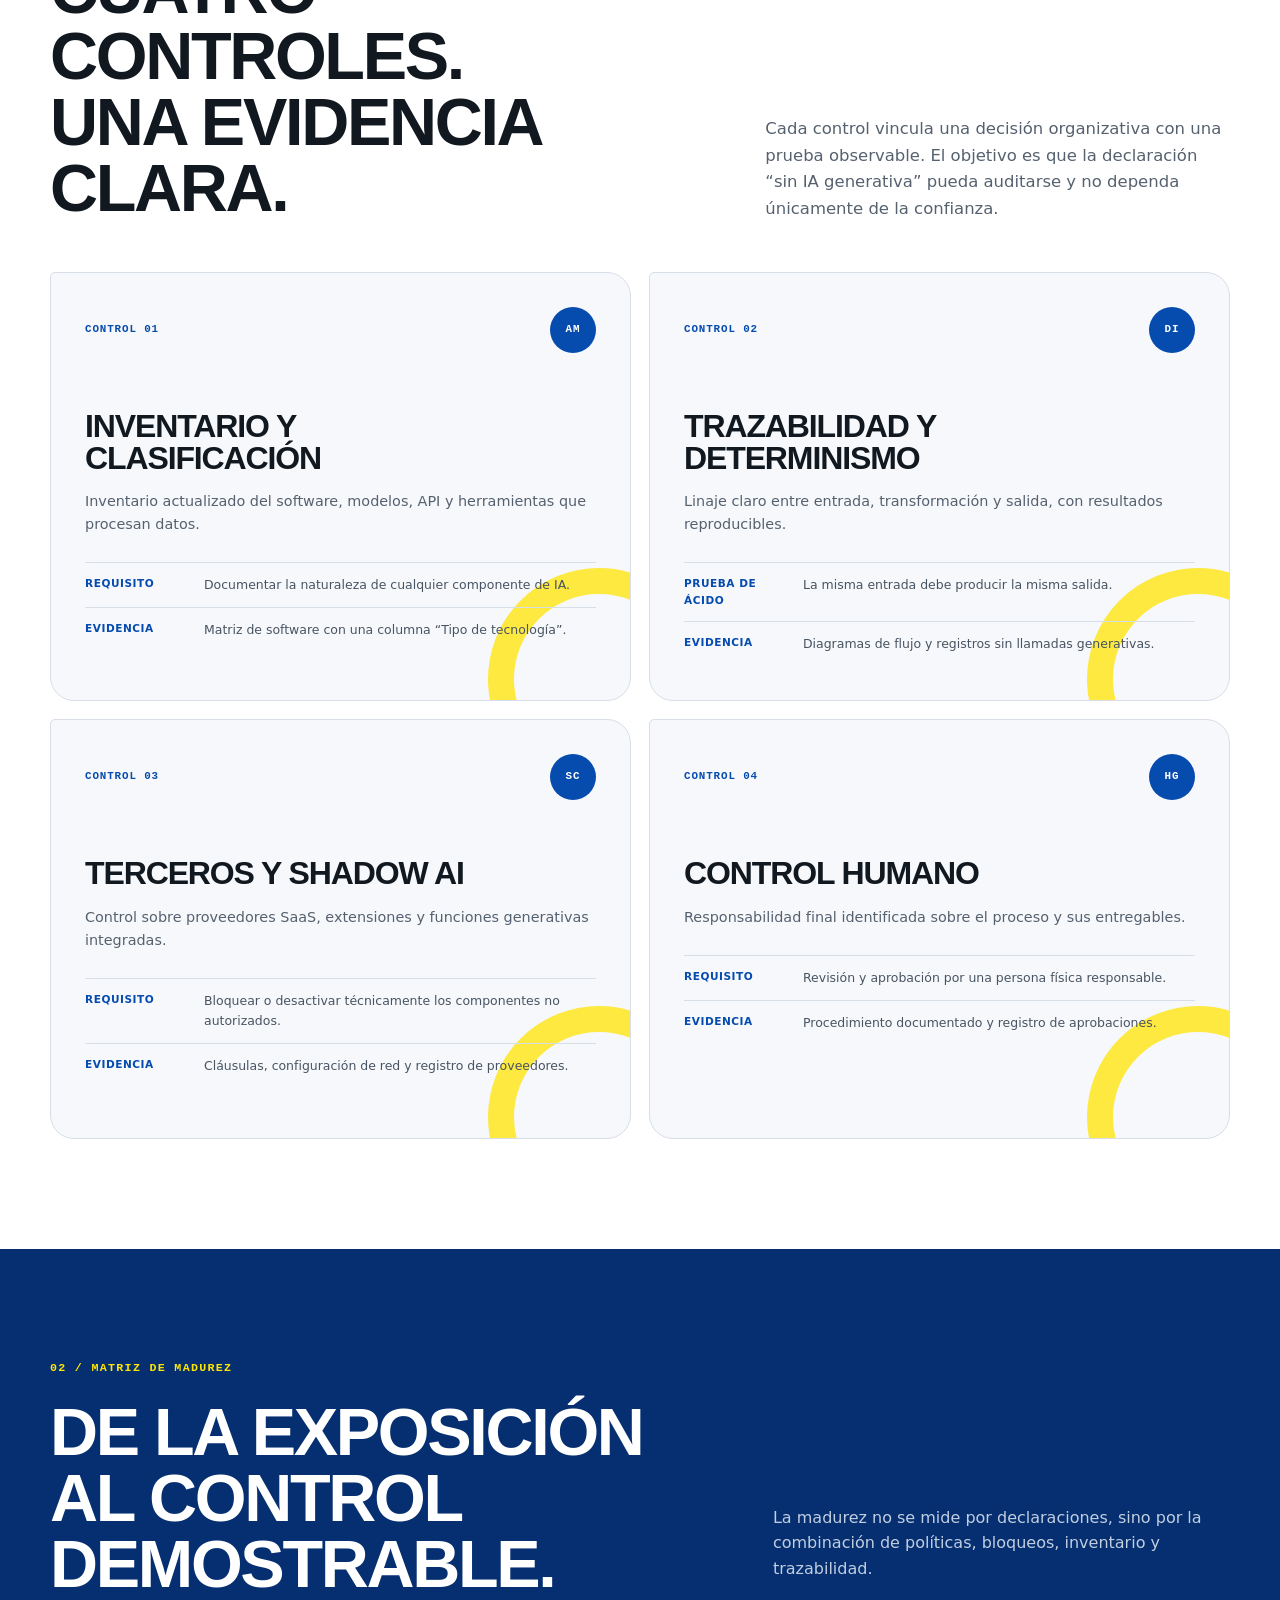
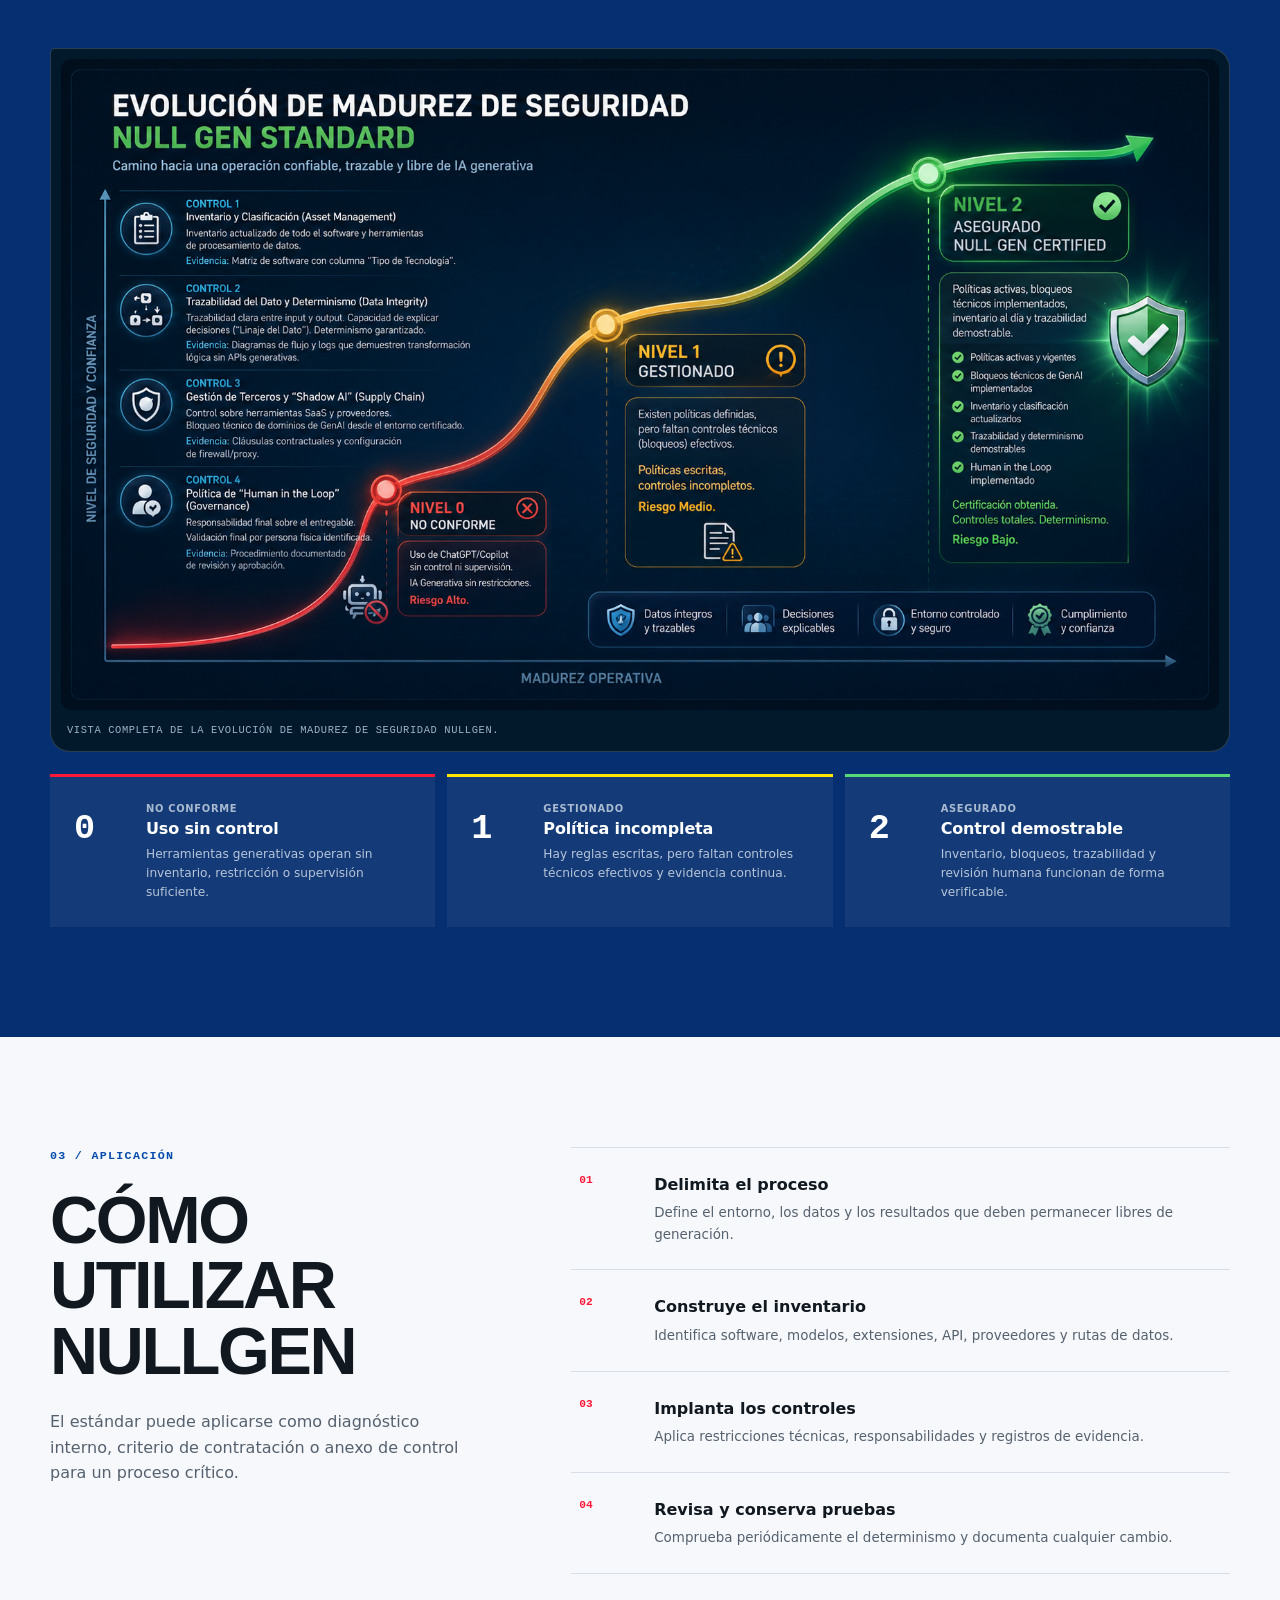
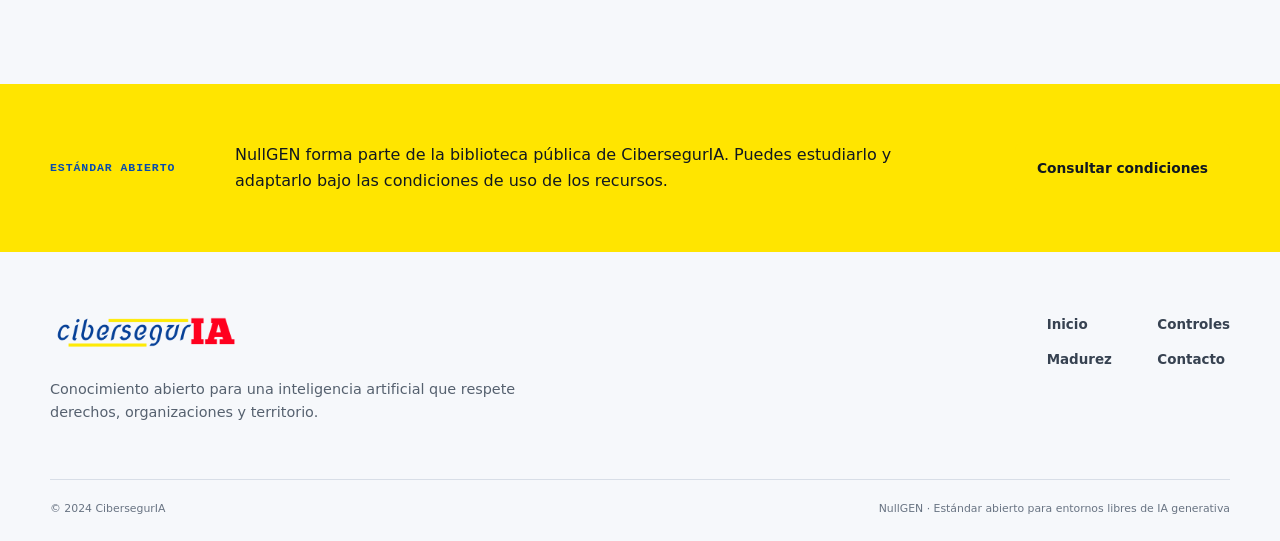
<file: nullgen.html>
<!doctype html>
<html lang="es">
<head>
  <meta charset="utf-8">
  <meta name="viewport" content="width=device-width, initial-scale=1">
  <title>NullGEN | Estándar abierto de CibersegurIA</title>
  <meta name="description" content="Marco abierto para demostrar que un proceso opera sin inteligencia artificial generativa y con trazabilidad verificable.">
  <meta name="theme-color" content="#052f70">
  <meta property="og:title" content="NullGEN | Entornos libres de IA generativa">
  <meta property="og:description" content="Un estándar abierto para procesos deterministas, trazables y bajo control humano.">
  <meta property="og:type" content="website">
  <meta property="og:url" content="https://ciberseguria.com/nullgen.html">
  <link rel="canonical" href="https://ciberseguria.com/nullgen.html">
  <link rel="icon" href="favicon.ico">
  <link rel="stylesheet" href="style.css">
  <script src="script.js" defer></script>
</head>
<body class="nullgen-page">
  <a class="skip-link" href="#contenido">Saltar al contenido</a>

  <header class="site-header">
    <div class="container header-inner">
      <a class="brand" href="index.html" aria-label="CibersegurIA, volver al inicio">
        <img src="logociberseguria.png" alt="CibersegurIA">
      </a>
      <button class="menu-toggle" type="button" aria-expanded="false" aria-controls="main-nav">
        <span></span><span></span><span></span>
        <span class="sr-only">Abrir navegación</span>
      </button>
      <nav id="main-nav" class="main-nav" aria-label="Navegación principal">
        <a href="#definicion">Qué es</a>
        <a href="#controles">Controles</a>
        <a href="#madurez">Madurez</a>
        <a href="#aplicacion">Cómo aplicarlo</a>
        <a href="index.html#licencia">Licencia</a>
      </nav>
      <a class="header-action" href="index.html#recursos">Biblioteca abierta</a>
    </div>
  </header>

  <main id="contenido">
    <section class="ng-hero section-pad">
      <div class="container ng-hero-grid">
        <div class="ng-hero-copy">
          <p class="eyebrow"><span></span> Estándar abierto · versión pública</p>
          <h1>NullGEN<span>Entornos libres de IA generativa</span></h1>
          <p>Un marco para identificar y demostrar que un proceso utiliza lógica determinista o IA analítica, sin componentes generativos ocultos ni resultados imposibles de reproducir.</p>
          <div class="hero-actions">
            <a class="button button-primary" href="#controles">Explorar el marco</a>
            <a class="button button-text" href="index.html">Volver a CibersegurIA <span aria-hidden="true">↗</span></a>
          </div>
          <ul class="hero-principles" aria-label="Principios de NullGEN">
            <li>Determinismo</li>
            <li>Trazabilidad</li>
            <li>Control humano</li>
          </ul>
        </div>

        <div class="ng-system" aria-label="Sistema NullGEN verificado">
          <div class="ng-system-top"><span>Estado del entorno</span><b>Verificable</b></div>
          <div class="ng-radar" aria-hidden="true">
            <i class="ng-ring ng-ring-one"></i>
            <i class="ng-ring ng-ring-two"></i>
            <i class="ng-ring ng-ring-three"></i>
            <span class="ng-signal ng-signal-one"></span>
            <span class="ng-signal ng-signal-two"></span>
            <div class="ng-core"><small>NULL</small><strong>GEN</strong></div>
          </div>
          <div class="ng-system-checks">
            <span><i></i> Sin LLM</span>
            <span><i></i> Sin difusión</span>
            <span><i></i> Sin GAN</span>
            <span><i></i> Log completo</span>
          </div>
        </div>
      </div>
    </section>

    <section id="definicion" class="ng-definition">
      <div class="container ng-definition-grid">
        <p class="section-index">00 / DEFINICIÓN</p>
        <div>
          <h2>Repetir la entrada.<br>Obtener la misma salida.</h2>
          <p>NullGEN pone el foco en procesos donde la integridad, la reproducibilidad y la explicación importan más que la generación probabilística. No presupone que toda IA generativa sea inadecuada: permite delimitar los entornos donde su ausencia debe poder demostrarse.</p>
        </div>
        <dl>
          <div><dt>Incluye</dt><dd>Lógica determinista e IA analítica o discriminativa documentada.</dd></div>
          <div><dt>Excluye</dt><dd>LLM, modelos de difusión, GAN y servicios que los incorporen sin control.</dd></div>
        </dl>
      </div>
    </section>

    <section id="controles" class="ng-controls section-pad">
      <div class="container">
        <div class="section-heading ng-section-heading">
          <div><p class="section-index">01 / MARCO DE CONTROL</p><h2>Cuatro controles.<br>Una evidencia clara.</h2></div>
          <p>Cada control vincula una decisión organizativa con una prueba observable. El objetivo es que la declaración “sin IA generativa” pueda auditarse y no dependa únicamente de la confianza.</p>
        </div>

        <div class="ng-control-grid">
          <article class="ng-control-card">
            <div class="ng-control-top"><span>Control 01</span><b>AM</b></div>
            <h3>Inventario y clasificación</h3>
            <p>Inventario actualizado del software, modelos, API y herramientas que procesan datos.</p>
            <dl><div><dt>Requisito</dt><dd>Documentar la naturaleza de cualquier componente de IA.</dd></div><div><dt>Evidencia</dt><dd>Matriz de software con una columna “Tipo de tecnología”.</dd></div></dl>
          </article>
          <article class="ng-control-card">
            <div class="ng-control-top"><span>Control 02</span><b>DI</b></div>
            <h3>Trazabilidad y determinismo</h3>
            <p>Linaje claro entre entrada, transformación y salida, con resultados reproducibles.</p>
            <dl><div><dt>Prueba de ácido</dt><dd>La misma entrada debe producir la misma salida.</dd></div><div><dt>Evidencia</dt><dd>Diagramas de flujo y registros sin llamadas generativas.</dd></div></dl>
          </article>
          <article class="ng-control-card">
            <div class="ng-control-top"><span>Control 03</span><b>SC</b></div>
            <h3>Terceros y Shadow AI</h3>
            <p>Control sobre proveedores SaaS, extensiones y funciones generativas integradas.</p>
            <dl><div><dt>Requisito</dt><dd>Bloquear o desactivar técnicamente los componentes no autorizados.</dd></div><div><dt>Evidencia</dt><dd>Cláusulas, configuración de red y registro de proveedores.</dd></div></dl>
          </article>
          <article class="ng-control-card">
            <div class="ng-control-top"><span>Control 04</span><b>HG</b></div>
            <h3>Control humano</h3>
            <p>Responsabilidad final identificada sobre el proceso y sus entregables.</p>
            <dl><div><dt>Requisito</dt><dd>Revisión y aprobación por una persona física responsable.</dd></div><div><dt>Evidencia</dt><dd>Procedimiento documentado y registro de aprobaciones.</dd></div></dl>
          </article>
        </div>
      </div>
    </section>

    <section id="madurez" class="ng-maturity section-pad">
      <div class="container">
        <div class="ng-maturity-heading">
          <div><p class="section-index">02 / MATRIZ DE MADUREZ</p><h2>De la exposición<br>al control demostrable.</h2></div>
          <p>La madurez no se mide por declaraciones, sino por la combinación de políticas, bloqueos, inventario y trazabilidad.</p>
        </div>
        <figure class="ng-matrix">
          <img src="matrizNULLGEN.png" alt="Matriz de madurez NullGEN con niveles 0, 1 y 2">
          <figcaption>Vista completa de la evolución de madurez de seguridad NullGEN.</figcaption>
        </figure>
        <div class="ng-levels">
          <article class="ng-level ng-level-zero"><span>0</span><div><small>No conforme</small><h3>Uso sin control</h3><p>Herramientas generativas operan sin inventario, restricción o supervisión suficiente.</p></div></article>
          <article class="ng-level ng-level-one"><span>1</span><div><small>Gestionado</small><h3>Política incompleta</h3><p>Hay reglas escritas, pero faltan controles técnicos efectivos y evidencia continua.</p></div></article>
          <article class="ng-level ng-level-two"><span>2</span><div><small>Asegurado</small><h3>Control demostrable</h3><p>Inventario, bloqueos, trazabilidad y revisión humana funcionan de forma verificable.</p></div></article>
        </div>
      </div>
    </section>

    <section id="aplicacion" class="ng-application section-pad">
      <div class="container ng-application-grid">
        <div><p class="section-index">03 / APLICACIÓN</p><h2>Cómo utilizar<br>NullGEN</h2><p>El estándar puede aplicarse como diagnóstico interno, criterio de contratación o anexo de control para un proceso crítico.</p></div>
        <ol>
          <li><span>01</span><div><b>Delimita el proceso</b><p>Define el entorno, los datos y los resultados que deben permanecer libres de generación.</p></div></li>
          <li><span>02</span><div><b>Construye el inventario</b><p>Identifica software, modelos, extensiones, API, proveedores y rutas de datos.</p></div></li>
          <li><span>03</span><div><b>Implanta los controles</b><p>Aplica restricciones técnicas, responsabilidades y registros de evidencia.</p></div></li>
          <li><span>04</span><div><b>Revisa y conserva pruebas</b><p>Comprueba periódicamente el determinismo y documenta cualquier cambio.</p></div></li>
        </ol>
      </div>
    </section>

    <section class="ng-open-note">
      <div class="container">
        <span>Estándar abierto</span>
        <p>NullGEN forma parte de la biblioteca pública de CibersegurIA. Puedes estudiarlo y adaptarlo bajo las condiciones de uso de los recursos.</p>
        <a class="button button-light" href="index.html#licencia">Consultar condiciones</a>
      </div>
    </section>
  </main>

  <footer class="site-footer">
    <div class="container footer-top">
      <div><img src="logociberseguria.png" alt="CibersegurIA"><p>Conocimiento abierto para una inteligencia artificial que respete derechos, organizaciones y territorio.</p></div>
      <div class="footer-links"><a href="index.html">Inicio</a><a href="#controles">Controles</a><a href="#madurez">Madurez</a><a href="mailto:ciberseguria@gmail.com">Contacto</a></div>
    </div>
    <div class="container footer-bottom"><span>© <span id="current-year">2024</span> CibersegurIA</span><span>NullGEN · Estándar abierto para entornos libres de IA generativa</span></div>
  </footer>
</body>
</html>
</file>
<file: style.css>
:root {
  --blue: #064bae;
  --blue-dark: #052f70;
  --blue-soft: #eaf2ff;
  --yellow: #ffe500;
  --red: #ff1738;
  --ink: #111820;
  --muted: #56616f;
  --line: #d8dee7;
  --paper: #f6f8fb;
  --white: #ffffff;
  --radius: 18px;
  --shadow: 0 22px 55px rgba(20, 45, 78, 0.12);
}

* {
  box-sizing: border-box;
}

html {
  scroll-behavior: smooth;
}

body {
  margin: 0;
  color: var(--ink);
  background: var(--paper);
  font-family: Inter, ui-sans-serif, system-ui, -apple-system, BlinkMacSystemFont, "Segoe UI", sans-serif;
  line-height: 1.6;
  -webkit-font-smoothing: antialiased;
}

body::before {
  content: "";
  position: fixed;
  inset: 0;
  z-index: -1;
  pointer-events: none;
  background-image: linear-gradient(rgba(6, 75, 174, 0.035) 1px, transparent 1px), linear-gradient(90deg, rgba(6, 75, 174, 0.035) 1px, transparent 1px);
  background-size: 40px 40px;
}

.scroll-progress {
  position: fixed;
  top: 0;
  left: 0;
  z-index: 500;
  width: 100%;
  height: 4px;
  pointer-events: none;
  transform: scaleX(var(--scroll-progress, 0));
  transform-origin: left center;
  background: linear-gradient(90deg, var(--red) 0 16%, var(--yellow) 16% 54%, var(--blue) 54%);
}

.scroll-scene {
  position: relative;
  isolation: isolate;
  overflow: clip;
}

.scroll-scene > .container {
  position: relative;
  z-index: 2;
}

.section-flow {
  position: absolute;
  top: 66%;
  right: -170px;
  z-index: 1;
  width: min(34vw, 430px);
  height: 190px;
  color: var(--scene-color, var(--blue));
  opacity: 0;
  translate: 70px -50%;
  transition: opacity 800ms ease, translate 1000ms cubic-bezier(0.2, 0.82, 0.2, 1);
  pointer-events: none;
}

.flow-reversed .section-flow {
  right: auto;
  left: -170px;
  translate: -70px -50%;
  scale: -1 1;
}

.is-discovered .section-flow {
  opacity: 0.42;
  translate: 0 -50%;
}

.flow-reversed.is-discovered .section-flow {
  translate: 0 -50%;
}

.flow-canvas {
  position: absolute;
  inset: 0;
  transform: translate3d(0, var(--flow-shift, 0), 0);
  transition: transform 180ms linear;
}

.flow-canvas::before {
  content: "";
  position: absolute;
  inset: 20px 15px 12px 35px;
  background: radial-gradient(ellipse at center, currentColor 0, transparent 68%);
  opacity: 0.07;
  filter: blur(20px);
  animation: flow-breathe 6s ease-in-out infinite;
}

.section-flow svg {
  position: absolute;
  inset: 0;
  width: 100%;
  height: 100%;
  overflow: visible;
}

.flow-line {
  fill: none;
  stroke: currentColor;
  stroke-linecap: square;
  vector-effect: non-scaling-stroke;
}

.flow-line-main {
  stroke-width: 2;
  stroke-dasharray: 0.12 0.035;
  animation: flow-dashes 8s linear infinite;
}

.flow-line-soft {
  stroke-width: 1;
  stroke-dasharray: 0.025 0.045;
  opacity: 0.62;
  animation: flow-dashes-reverse 12s linear infinite;
}

.flow-glint {
  position: absolute;
  top: 0;
  left: 0;
  width: 34px;
  height: 4px;
  background: linear-gradient(90deg, transparent, currentColor 35% 75%, transparent);
  box-shadow: 0 0 16px currentColor;
  offset-path: path("M -22 118 C 72 18 198 176 442 42");
  offset-rotate: 0deg;
  animation: flow-travel 7s linear infinite;
}

.flow-bars {
  position: absolute;
  right: 36px;
  bottom: 22px;
  display: flex;
  align-items: end;
  gap: 5px;
  height: 28px;
}

.flow-bars i {
  display: block;
  width: 3px;
  height: 35%;
  background: currentColor;
  animation: flow-bars 1.8s ease-in-out infinite alternate;
}

.flow-bars i:nth-child(2) { height: 75%; animation-delay: -0.6s; }
.flow-bars i:nth-child(3) { height: 48%; animation-delay: -1.1s; }
.flow-bars i:nth-child(4) { height: 100%; animation-delay: -0.3s; }

@keyframes flow-dashes { to { stroke-dashoffset: -1; } }
@keyframes flow-dashes-reverse { to { stroke-dashoffset: 1; } }
@keyframes flow-travel { to { offset-distance: 100%; } }
@keyframes flow-bars { to { scale: 1 0.28; opacity: 0.35; } }
@keyframes flow-breathe { 50% { scale: 1.12 0.82; opacity: 0.12; } }

.motion-ready .reveal-target {
  opacity: 0;
  translate: 0 28px;
  transition: opacity 700ms cubic-bezier(0.2, 0.72, 0.2, 1), translate 700ms cubic-bezier(0.2, 0.72, 0.2, 1);
  transition-delay: var(--reveal-delay, 0ms);
}

.motion-ready .reveal-target.reveal-left {
  translate: -32px 0;
}

.motion-ready .reveal-target.is-visible {
  opacity: 1;
  translate: 0 0;
}

img {
  max-width: 100%;
}

a {
  color: inherit;
}

button,
input,
select,
textarea {
  font: inherit;
}

button,
a {
  -webkit-tap-highlight-color: transparent;
}

button:focus-visible,
a:focus-visible,
input:focus-visible,
select:focus-visible,
textarea:focus-visible {
  outline: 3px solid var(--yellow);
  outline-offset: 3px;
}

.container {
  width: min(1180px, calc(100% - 40px));
  margin-inline: auto;
}

.section-pad {
  padding: 110px 0;
}

.sr-only {
  position: absolute;
  width: 1px;
  height: 1px;
  padding: 0;
  margin: -1px;
  overflow: hidden;
  clip: rect(0, 0, 0, 0);
  white-space: nowrap;
  border: 0;
}

.skip-link {
  position: fixed;
  left: 16px;
  top: 12px;
  z-index: 1000;
  padding: 10px 14px;
  color: var(--white);
  background: var(--blue-dark);
  border-radius: 8px;
  transform: translateY(-160%);
}

.skip-link:focus {
  transform: translateY(0);
}

.site-header {
  position: sticky;
  top: 0;
  z-index: 100;
  background: rgba(246, 248, 251, 0.94);
  border-bottom: 1px solid rgba(17, 24, 32, 0.1);
  backdrop-filter: blur(18px);
}

.header-inner {
  display: grid;
  grid-template-columns: 190px 1fr auto;
  align-items: center;
  gap: 28px;
  min-height: 80px;
}

.brand {
  display: block;
  line-height: 0;
}

.brand img {
  width: 176px;
  height: auto;
}

.main-nav {
  display: flex;
  align-items: center;
  justify-content: center;
  gap: 26px;
}

.main-nav a,
.footer-links a {
  color: #374251;
  font-size: 0.84rem;
  font-weight: 750;
  text-decoration: none;
}

.main-nav a:hover,
.footer-links a:hover {
  color: var(--blue);
}

.header-action {
  padding: 11px 16px;
  color: var(--white);
  background: var(--blue);
  border: 2px solid var(--blue);
  border-radius: 999px;
  font-size: 0.8rem;
  font-weight: 800;
  text-decoration: none;
}

.header-action:hover {
  color: var(--blue);
  background: transparent;
}

.menu-toggle {
  display: none;
  width: 44px;
  height: 44px;
  padding: 11px 9px;
  background: transparent;
  border: 1px solid var(--line);
  border-radius: 10px;
}

.menu-toggle > span:not(.sr-only) {
  display: block;
  height: 2px;
  margin: 4px 0;
  background: var(--ink);
}

.hero {
  position: relative;
  overflow: hidden;
  padding-top: 96px;
}

.hero::after {
  content: "";
  position: absolute;
  width: 360px;
  height: 360px;
  top: -210px;
  right: -70px;
  border: 70px solid var(--yellow);
  border-radius: 50%;
  opacity: 0.85;
  z-index: -1;
}

.hero-grid {
  display: grid;
  grid-template-columns: minmax(0, 1.16fr) minmax(420px, 0.84fr);
  align-items: center;
  gap: 56px;
}

.hero-copy {
  position: relative;
  z-index: 2;
  min-width: 0;
}

.eyebrow,
.section-index {
  margin: 0 0 22px;
  color: var(--blue);
  font-family: ui-monospace, SFMono-Regular, Menlo, Consolas, monospace;
  font-size: 0.73rem;
  font-weight: 800;
  letter-spacing: 0.11em;
  text-transform: uppercase;
}

.eyebrow {
  display: flex;
  align-items: center;
  gap: 10px;
}

.eyebrow span {
  width: 32px;
  height: 5px;
  background: var(--red);
}

h1,
h2,
h3,
p {
  margin-top: 0;
}

h1,
h2,
h3 {
  font-family: "Arial Narrow", "Roboto Condensed", Impact, sans-serif;
  line-height: 0.99;
  letter-spacing: -0.035em;
}

.hero h1 {
  max-width: 700px;
  margin-bottom: 30px;
  font-size: clamp(3.7rem, 4.4vw, 4.65rem);
  font-weight: 900;
  text-transform: uppercase;
}

.hero h1 em {
  position: relative;
  display: inline-block;
  color: var(--blue);
  font-size: 0.82em;
  font-style: normal;
  letter-spacing: -0.025em;
  white-space: nowrap;
}

.hero h1 em::after {
  content: "";
  position: absolute;
  left: 0;
  right: 0;
  bottom: 2px;
  height: 13px;
  z-index: -1;
  background: var(--yellow);
}

.hero-lead {
  max-width: 610px;
  margin-bottom: 34px;
  color: var(--muted);
  font-size: 1.14rem;
}

.hero-actions {
  display: flex;
  align-items: center;
  flex-wrap: wrap;
  gap: 24px;
}

.button {
  display: inline-flex;
  align-items: center;
  justify-content: center;
  gap: 10px;
  min-height: 48px;
  padding: 13px 20px;
  border: 2px solid transparent;
  border-radius: 8px;
  font-size: 0.86rem;
  font-weight: 850;
  text-decoration: none;
  cursor: pointer;
  transition: transform 160ms ease, box-shadow 160ms ease, background 160ms ease;
}

.button:hover {
  transform: translateY(-2px);
}

.button-primary {
  color: var(--white);
  background: var(--blue);
  border-color: var(--blue);
  box-shadow: 0 10px 22px rgba(6, 75, 174, 0.2);
}

.button-primary:hover {
  background: var(--blue-dark);
  border-color: var(--blue-dark);
}

.button-text {
  min-height: auto;
  padding-inline: 0;
  color: var(--ink);
}

.button-text span {
  color: var(--red);
  font-size: 1.1rem;
}

.button-light {
  color: var(--ink);
  background: var(--yellow);
}

.button-dark {
  color: var(--white);
  background: var(--ink);
}

.hero-principles {
  display: flex;
  flex-wrap: wrap;
  gap: 12px 28px;
  margin: 42px 0 0;
  padding: 0;
  list-style: none;
}

.hero-principles li {
  position: relative;
  padding-left: 17px;
  color: #3d4855;
  font-size: 0.79rem;
  font-weight: 750;
}

.hero-principles li::before {
  content: "";
  position: absolute;
  width: 8px;
  height: 8px;
  left: 0;
  top: 0.43em;
  background: var(--blue);
  border-radius: 50%;
}

.hero-board {
  --board-rx: 0deg;
  --board-ry: 0deg;
  position: relative;
  z-index: 1;
  min-height: 560px;
  overflow: hidden;
  color: var(--white);
  background: var(--blue-dark);
  border: 1px solid rgba(255, 255, 255, 0.16);
  border-radius: 30px 30px 30px 6px;
  box-shadow: var(--shadow);
  isolation: isolate;
  transform: perspective(1100px) rotateX(var(--board-rx)) rotateY(var(--board-ry));
  transition: transform 220ms ease, box-shadow 220ms ease;
  animation: board-arrive 850ms 120ms cubic-bezier(0.2, 0.72, 0.2, 1) both;
}

.hero-board:hover {
  box-shadow: 0 30px 70px rgba(5, 47, 112, 0.24);
}

.hero-board::before,
.hero-board::after {
  content: "";
  position: absolute;
  border-radius: 50%;
}

.hero-board::before {
  width: 330px;
  height: 330px;
  top: 80px;
  left: 50%;
  border: 1px dashed rgba(255, 255, 255, 0.2);
  transform: translateX(-50%);
}

.hero-board::after {
  width: 220px;
  height: 220px;
  top: 135px;
  left: 50%;
  border: 1px solid rgba(255, 229, 0, 0.28);
  transform: translateX(-50%);
}

.board-topline,
.board-footer {
  position: relative;
  z-index: 2;
  display: flex;
  align-items: center;
  justify-content: space-between;
  padding: 22px 26px;
  font-family: ui-monospace, SFMono-Regular, Menlo, Consolas, monospace;
  font-size: 0.67rem;
  letter-spacing: 0.08em;
  text-transform: uppercase;
}

.board-topline {
  border-bottom: 1px solid rgba(255, 255, 255, 0.16);
}

.status-dot::before {
  content: "";
  display: inline-block;
  width: 8px;
  height: 8px;
  margin-right: 8px;
  background: var(--yellow);
  border-radius: 50%;
  box-shadow: 0 0 0 5px rgba(255, 229, 0, 0.12);
  animation: status-pulse 2.2s ease-in-out infinite;
}

.board-core {
  position: relative;
  z-index: 2;
  display: flex;
  flex-direction: column;
  align-items: center;
  min-height: 315px;
  padding-top: 72px;
}

.board-core::after {
  content: "";
  position: absolute;
  z-index: 0;
  left: 10%;
  right: 10%;
  top: 38%;
  height: 1px;
  opacity: 0;
  background: linear-gradient(90deg, transparent, rgba(255, 229, 0, 0.85), transparent);
  box-shadow: 0 0 22px rgba(255, 229, 0, 0.45);
  animation: board-scan 4.6s ease-in-out infinite;
}

.board-core > * {
  position: relative;
  z-index: 1;
}

.agent-symbol {
  position: relative;
  display: grid;
  place-items: center;
  width: 105px;
  height: 105px;
  margin-bottom: 26px;
  color: var(--ink);
  background: var(--yellow);
  border-radius: 50%;
  font-family: ui-monospace, SFMono-Regular, Menlo, monospace;
  font-size: 1.55rem;
  font-weight: 900;
  animation: agent-float 4.8s ease-in-out infinite;
}

.orbit {
  position: absolute;
  inset: -18px;
  border: 1px solid rgba(255, 255, 255, 0.32);
  border-radius: 50%;
}

.orbit-one {
  animation: orbit-spin 9s linear infinite;
}

.orbit::after {
  content: "";
  position: absolute;
  width: 11px;
  height: 11px;
  top: 9px;
  right: 12px;
  background: var(--red);
  border: 3px solid var(--blue-dark);
  border-radius: 50%;
}

.orbit-two {
  inset: -34px;
  border-style: dashed;
  animation: orbit-spin-reverse 15s linear infinite;
}

.board-core p {
  margin-bottom: 4px;
  font-size: 1.1rem;
  font-weight: 850;
}

.board-core small {
  color: #b9c7dc;
  font-size: 0.72rem;
}

.board-route {
  position: relative;
  z-index: 2;
  display: grid;
  grid-template-columns: repeat(4, 1fr);
  margin: 0;
  padding: 0 18px 18px;
  list-style: none;
}

.board-route li {
  display: flex;
  min-width: 0;
  flex-direction: column;
  gap: 2px;
  padding: 15px 10px;
  background: rgba(255, 255, 255, 0.06);
  border-right: 1px solid rgba(255, 255, 255, 0.13);
  transition: background 180ms ease, transform 180ms ease;
}

.board-route li:hover {
  z-index: 2;
  background: rgba(255, 229, 0, 0.13);
  transform: translateY(-5px);
}

@keyframes board-arrive {
  from { opacity: 0; translate: 0 34px; }
  to { opacity: 1; translate: 0 0; }
}

@keyframes status-pulse {
  0%, 100% { box-shadow: 0 0 0 5px rgba(255, 229, 0, 0.12); }
  50% { box-shadow: 0 0 0 10px rgba(255, 229, 0, 0.02), 0 0 18px rgba(255, 229, 0, 0.65); }
}

@keyframes agent-float {
  0%, 100% { translate: 0 0; }
  50% { translate: 0 -9px; }
}

@keyframes orbit-spin {
  to { transform: rotate(360deg); }
}

@keyframes orbit-spin-reverse {
  from { transform: rotate(55deg); }
  to { transform: rotate(-305deg); }
}

@keyframes board-scan {
  0%, 18%, 100% { opacity: 0; translate: 0 -100px; }
  30%, 75% { opacity: 1; }
  88% { opacity: 0; translate: 0 165px; }
}

.board-route li:first-child {
  border-radius: 8px 0 0 8px;
}

.board-route li:last-child {
  border-right: 0;
  border-radius: 0 8px 8px 0;
}

.board-route span {
  color: var(--yellow);
  font-family: ui-monospace, monospace;
  font-size: 0.65rem;
}

.board-route b {
  font-size: 0.76rem;
}

.board-route small {
  overflow: hidden;
  color: #9eb0ca;
  font-size: 0.59rem;
  text-overflow: ellipsis;
  white-space: nowrap;
}

.board-footer {
  justify-content: flex-start;
  gap: 20px;
  padding-top: 16px;
  padding-bottom: 16px;
  color: #a9b8cf;
  border-top: 1px solid rgba(255, 255, 255, 0.12);
}

.purpose-band {
  color: var(--white);
  background: var(--ink);
}

.purpose-grid {
  display: grid;
  grid-template-columns: 150px minmax(0, 1.4fr) minmax(230px, 0.6fr);
  gap: 60px;
  padding-top: 62px;
  padding-bottom: 62px;
}

.purpose-grid .section-index {
  color: var(--yellow);
}

.purpose-grid h2 {
  max-width: 700px;
  margin-bottom: 22px;
  font-size: clamp(2rem, 4vw, 3.8rem);
}

.purpose-grid > div > p {
  max-width: 760px;
  margin-bottom: 0;
  color: #b9c0c9;
}

.purpose-note {
  align-self: start;
  padding-left: 24px;
  border-left: 4px solid var(--red);
}

.purpose-note strong {
  display: block;
  margin-bottom: 10px;
  color: var(--yellow);
  font-size: 0.75rem;
  letter-spacing: 0.08em;
  text-transform: uppercase;
}

.purpose-note p {
  font-size: 0.87rem;
}

.agents {
  background: var(--white);
}

.section-heading {
  display: grid;
  grid-template-columns: 1fr 0.72fr;
  align-items: end;
  gap: 70px;
  margin-bottom: 50px;
}

.section-heading h2,
.resource-heading h2,
.license h2 {
  margin-bottom: 0;
  font-size: clamp(3.3rem, 6vw, 5.8rem);
  text-transform: uppercase;
}

.section-heading > p {
  max-width: 540px;
  margin-bottom: 0;
  color: var(--muted);
  font-size: 1.03rem;
}

.areas {
  background: var(--paper);
}

.area-grid {
  display: grid;
  grid-template-columns: repeat(4, 1fr);
  gap: 16px;
}

.area-card {
  --card-x: 50%;
  --card-y: 50%;
  position: relative;
  min-height: 330px;
  padding: 30px;
  overflow: hidden;
  background: var(--white);
  border: 1px solid var(--line);
  border-radius: 5px 24px 24px 24px;
  transition: transform 180ms ease, box-shadow 180ms ease;
}

.area-card::before {
  content: "";
  position: absolute;
  z-index: 0;
  inset: 0;
  opacity: 0;
  pointer-events: none;
  background: radial-gradient(circle at var(--card-x) var(--card-y), rgba(6, 75, 174, 0.14), transparent 42%);
  transition: opacity 180ms ease;
}

.area-card > * {
  position: relative;
  z-index: 1;
}

.area-card:hover {
  z-index: 2;
  transform: translateY(-5px);
  box-shadow: var(--shadow);
}

.area-card:hover::before {
  opacity: 1;
}

.area-ethical {
  background: var(--yellow);
  border-color: var(--yellow);
}

.area-red .area-icon,
.area-red .area-number {
  color: var(--red);
}

.area-wide {
  grid-column: span 2;
  color: var(--white);
  background: var(--blue);
  border-color: var(--blue);
}

.area-wide p,
.area-wide .area-link {
  color: #deebff;
}

.area-number {
  position: absolute;
  top: 22px;
  right: 24px;
  color: var(--blue);
  font-family: ui-monospace, monospace;
  font-size: 0.72rem;
  font-weight: 850;
}

.area-icon {
  display: grid;
  place-items: center;
  width: 58px;
  height: 58px;
  margin-bottom: 54px;
  color: var(--blue);
  background: rgba(6, 75, 174, 0.08);
  border-radius: 50%;
  font-family: ui-monospace, monospace;
  font-size: 1.2rem;
  font-weight: 900;
}

.area-wide .area-icon {
  color: var(--ink);
  background: var(--yellow);
}

.area-card h3 {
  margin-bottom: 12px;
  font-size: 1.75rem;
  text-transform: uppercase;
}

.area-card p {
  margin-bottom: 26px;
  color: var(--muted);
  font-size: 0.88rem;
}

.area-card.area-wide p,
.area-card.area-wide .area-link {
  color: #f1f6ff;
}

.area-ethical p {
  color: #323820;
}

.area-link {
  position: absolute;
  left: 30px;
  bottom: 28px;
  color: var(--blue);
  font-size: 0.69rem;
  font-weight: 850;
  letter-spacing: 0.05em;
  text-transform: uppercase;
}

.resources {
  color: var(--white);
  background: var(--ink);
}

.resources .section-index {
  color: var(--yellow);
}

.resource-heading {
  display: grid;
  grid-template-columns: 1fr 0.75fr;
  align-items: end;
  gap: 70px;
  margin-bottom: 62px;
}

.resource-intro p {
  color: #b8c0cb;
}

.resource-intro a {
  color: var(--yellow);
  font-size: 0.82rem;
  font-weight: 800;
}

.resource-list {
  border-top: 1px solid #38414b;
}

.resource-item {
  display: grid;
  grid-template-columns: 64px minmax(0, 1fr) auto;
  align-items: center;
  gap: 30px;
  padding: 28px 8px;
  border-bottom: 1px solid #38414b;
  transition: background 200ms ease, padding 200ms ease;
}

.resource-item:hover {
  padding-inline: 16px;
  background: rgba(255, 255, 255, 0.035);
}

.resource-count {
  color: var(--red);
  font-family: ui-monospace, monospace;
  font-size: 0.74rem;
  font-weight: 850;
}

.tag {
  display: block;
  margin-bottom: 7px;
  color: #95a1af;
  font-size: 0.63rem;
  font-weight: 800;
  letter-spacing: 0.08em;
  text-transform: uppercase;
}

.resource-item h3 {
  margin-bottom: 6px;
  font-family: inherit;
  font-size: 1.08rem;
  letter-spacing: -0.015em;
  line-height: 1.3;
}

.resource-item p {
  max-width: 700px;
  margin-bottom: 0;
  color: #9ea8b5;
  font-size: 0.82rem;
}

.resource-button {
  display: inline-flex;
  align-items: center;
  gap: 18px;
  padding: 11px 0 11px 14px;
  color: var(--white);
  background: transparent;
  border: 0;
  border-left: 2px solid var(--yellow);
  font-size: 0.76rem;
  font-weight: 850;
  cursor: pointer;
}

.resource-button span {
  color: var(--yellow);
  font-size: 1rem;
}

.resource-button:hover {
  color: var(--yellow);
}

.nullgen {
  padding-top: 72px;
  padding-bottom: 72px;
  background: var(--yellow);
}

.nullgen-grid {
  display: grid;
  grid-template-columns: 160px minmax(0, 1fr) auto;
  align-items: center;
  gap: 42px;
}

.nullgen-mark {
  position: relative;
  display: grid;
  place-items: center;
  width: 136px;
  height: 136px;
  color: var(--yellow);
  background: var(--ink);
  border-radius: 50%;
  font-family: ui-monospace, monospace;
  font-size: 2.4rem;
  font-weight: 900;
}

.nullgen-mark i {
  position: absolute;
  right: 28px;
  bottom: 26px;
  color: var(--red);
  font-size: 1rem;
  font-style: normal;
}

.nullgen .section-index {
  margin-bottom: 12px;
  color: var(--blue);
}

.nullgen h2 {
  margin-bottom: 8px;
  font-size: 3.4rem;
  text-transform: uppercase;
}

.nullgen p:last-child {
  max-width: 700px;
  margin-bottom: 0;
}

.articles {
  background: var(--white);
}

.articles-heading {
  display: flex;
  align-items: flex-end;
  justify-content: space-between;
  gap: 30px;
  margin-bottom: 48px;
}

.articles-heading h2 {
  margin-bottom: 0;
  font-size: clamp(3rem, 5vw, 5rem);
  text-transform: uppercase;
}

.articles-heading > a {
  color: var(--blue);
  font-size: 0.84rem;
  font-weight: 850;
}

.article-grid {
  display: grid;
  grid-template-columns: repeat(3, 1fr);
  gap: 18px;
}

.article-card {
  display: flex;
  min-height: 370px;
  flex-direction: column;
  padding: 32px;
  background: var(--paper);
  border: 1px solid var(--line);
  border-radius: 5px 24px 24px 24px;
  transition: transform 220ms ease, box-shadow 220ms ease;
}

.article-card:hover {
  transform: translateY(-7px);
  box-shadow: var(--shadow);
}

.article-featured {
  color: var(--white);
  background: var(--blue);
  border-color: var(--blue);
}

.article-meta {
  display: flex;
  justify-content: space-between;
  margin-bottom: 58px;
  color: #687585;
  font-family: ui-monospace, monospace;
  font-size: 0.65rem;
  letter-spacing: 0.07em;
  text-transform: uppercase;
}

.article-featured .article-meta {
  color: #d8e6fa;
}

.article-card h3 {
  margin-bottom: 18px;
  font-family: inherit;
  font-size: 1.35rem;
  line-height: 1.22;
  letter-spacing: -0.025em;
}

.article-card p {
  margin-bottom: 28px;
  color: var(--muted);
  font-size: 0.88rem;
}

.article-featured p {
  color: #d8e6fa;
}

.article-card > a {
  margin-top: auto;
  color: var(--blue);
  font-size: 0.79rem;
  font-weight: 850;
}

.article-featured > a {
  color: var(--yellow);
}

.license {
  color: var(--white);
  background: var(--blue-dark);
  border-top: 10px solid var(--red);
}

.license-grid {
  display: grid;
  grid-template-columns: 0.86fr 1.14fr;
  gap: 90px;
}

.license .section-index {
  color: var(--yellow);
}

.license-name {
  display: inline-block;
  margin-bottom: 25px;
  padding: 8px 12px;
  color: var(--ink);
  background: var(--yellow);
  font-family: ui-monospace, monospace;
  font-size: 0.75rem;
  font-weight: 900;
}

.license-copy > p:not(.license-name) {
  color: #d8e4f4;
}

.license-copy ul {
  margin: 30px 0;
  padding: 0;
  list-style: none;
}

.license-copy li {
  padding: 14px 0;
  color: #c5d1e2;
  border-bottom: 1px solid rgba(255, 255, 255, 0.14);
  font-size: 0.87rem;
}

.license-copy li b {
  color: var(--white);
}

.license-small {
  font-size: 0.72rem;
}

.license-small a {
  color: var(--yellow);
}

.site-footer {
  padding: 62px 0 24px;
  background: var(--paper);
}

.footer-top {
  display: flex;
  align-items: flex-start;
  justify-content: space-between;
  gap: 50px;
  padding-bottom: 54px;
}

.footer-top img {
  width: 200px;
  margin-bottom: 18px;
}

.footer-top p {
  max-width: 470px;
  margin-bottom: 0;
  color: var(--muted);
  font-size: 0.9rem;
}

.footer-links {
  display: grid;
  grid-template-columns: 1fr 1fr;
  gap: 14px 38px;
}

.footer-bottom {
  display: flex;
  justify-content: space-between;
  gap: 24px;
  padding-top: 20px;
  color: #697483;
  border-top: 1px solid var(--line);
  font-size: 0.68rem;
}

.resource-dialog {
  width: min(720px, calc(100% - 28px));
  max-height: calc(100vh - 36px);
  padding: 0;
  overflow: auto;
  background: var(--white);
  border: 0;
  border-radius: 6px 26px 26px 26px;
  box-shadow: 0 34px 90px rgba(0, 0, 0, 0.35);
}

.resource-dialog::backdrop {
  background: rgba(6, 18, 35, 0.78);
  backdrop-filter: blur(5px);
}

.dialog-shell {
  position: relative;
  padding: 46px;
}

.dialog-shell::before {
  content: "";
  position: absolute;
  width: 90px;
  height: 8px;
  left: 0;
  top: 0;
  background: var(--yellow);
}

.dialog-close {
  position: absolute;
  width: 42px;
  height: 42px;
  top: 20px;
  right: 22px;
  color: var(--ink);
  background: var(--paper);
  border: 1px solid var(--line);
  border-radius: 50%;
  font-size: 1.7rem;
  line-height: 1;
  cursor: pointer;
}

.dialog-shell h2 {
  max-width: 560px;
  margin-bottom: 14px;
  font-size: clamp(2.2rem, 5vw, 3.4rem);
  text-transform: uppercase;
}

.dialog-intro {
  margin-bottom: 24px;
  color: var(--muted);
  font-size: 0.9rem;
}

.selected-resource {
  margin-bottom: 28px;
  padding: 14px 16px;
  background: var(--blue-soft);
  border-left: 4px solid var(--blue);
}

.selected-resource span,
.selected-resource strong {
  display: block;
}

.selected-resource span {
  margin-bottom: 3px;
  color: var(--blue);
  font-size: 0.63rem;
  font-weight: 850;
  letter-spacing: 0.07em;
  text-transform: uppercase;
}

.selected-resource strong {
  font-size: 0.88rem;
}

.form-grid {
  display: grid;
  grid-template-columns: 1fr 1fr;
  gap: 16px;
}

form label:not(.check-label) {
  display: block;
  margin-bottom: 16px;
  color: #303b48;
  font-size: 0.76rem;
  font-weight: 800;
}

input,
select,
textarea {
  width: 100%;
  margin-top: 7px;
  padding: 12px 13px;
  color: var(--ink);
  background: var(--paper);
  border: 1px solid #c8d0db;
  border-radius: 7px;
  font-size: 0.88rem;
}

textarea {
  min-height: 112px;
  resize: vertical;
}

input:focus,
select:focus,
textarea:focus {
  background: var(--white);
  border-color: var(--blue);
}

.check-label {
  display: grid;
  grid-template-columns: 18px 1fr;
  gap: 10px;
  align-items: start;
  margin: 8px 0 14px;
  color: #414d5b;
  font-size: 0.76rem;
}

.check-label input {
  width: 17px;
  height: 17px;
  margin: 2px 0 0;
}

.check-label a {
  color: var(--blue);
}

.privacy-note {
  color: #77818f;
  font-size: 0.67rem;
}

.submit-resource {
  width: 100%;
  margin-top: 6px;
}

.submit-resource[disabled] {
  cursor: wait;
  opacity: 0.65;
}

.form-status {
  min-height: 22px;
  margin: 12px 0 0;
  color: #a0001d;
  font-size: 0.76rem;
  text-align: center;
}

.form-status a {
  color: var(--blue);
  font-weight: 800;
}

.honey {
  position: absolute !important;
  left: -9999px !important;
}

.toast {
  position: fixed;
  right: 20px;
  bottom: 20px;
  z-index: 200;
  max-width: 360px;
  padding: 14px 18px;
  color: var(--ink);
  background: var(--yellow);
  border: 1px solid #c9b500;
  border-radius: 8px;
  box-shadow: var(--shadow);
  font-size: 0.82rem;
  font-weight: 800;
  opacity: 0;
  pointer-events: none;
  transform: translateY(12px);
  transition: opacity 180ms ease, transform 180ms ease;
}

.toast.is-visible {
  opacity: 1;
  transform: translateY(0);
}

/* NullGEN — extensión del sistema visual principal */
.nullgen-page .site-header {
  background: rgba(246, 248, 251, 0.96);
}

.ng-hero {
  position: relative;
  overflow: hidden;
  min-height: 760px;
  display: grid;
  align-items: center;
  background: var(--paper);
}

.ng-hero::before {
  content: "";
  position: absolute;
  width: 520px;
  height: 520px;
  right: -170px;
  top: -180px;
  border: 80px solid var(--yellow);
  border-radius: 50%;
  animation: ng-halo-drift 11s ease-in-out infinite;
}

.ng-hero-grid {
  position: relative;
  z-index: 1;
  display: grid;
  grid-template-columns: minmax(0, 1fr) minmax(420px, 0.82fr);
  align-items: center;
  gap: 76px;
}

.ng-hero-copy h1 {
  margin: 0 0 28px;
  color: var(--ink);
  font-size: clamp(4.5rem, 7vw, 7.5rem);
  font-weight: 900;
  text-transform: uppercase;
}

.ng-hero-copy h1 > span {
  display: block;
  max-width: 650px;
  margin-top: 12px;
  color: var(--blue);
  font-family: Inter, ui-sans-serif, system-ui, sans-serif;
  font-size: clamp(1.1rem, 2vw, 1.65rem);
  font-weight: 850;
  letter-spacing: -0.025em;
  line-height: 1.12;
  text-transform: none;
}

.ng-hero-copy > p:not(.eyebrow) {
  max-width: 650px;
  margin-bottom: 30px;
  color: var(--muted);
  font-size: 1.05rem;
}

.ng-system {
  --ng-x: 50%;
  --ng-y: 50%;
  position: relative;
  min-height: 570px;
  overflow: hidden;
  color: var(--white);
  background: var(--blue-dark);
  border-radius: 30px 30px 30px 7px;
  box-shadow: var(--shadow);
  isolation: isolate;
}

.ng-system::before {
  content: "";
  position: absolute;
  inset: 0;
  z-index: -1;
  opacity: 0.8;
  background: radial-gradient(circle at var(--ng-x) var(--ng-y), rgba(255, 229, 0, 0.2), transparent 32%), linear-gradient(rgba(255, 255, 255, 0.035) 1px, transparent 1px), linear-gradient(90deg, rgba(255, 255, 255, 0.035) 1px, transparent 1px);
  background-size: auto, 28px 28px, 28px 28px;
}

.ng-system-top {
  display: flex;
  justify-content: space-between;
  padding: 21px 24px;
  border-bottom: 1px solid rgba(255, 255, 255, 0.15);
  font-family: ui-monospace, monospace;
  font-size: 0.67rem;
  letter-spacing: 0.08em;
  text-transform: uppercase;
}

.ng-system-top b {
  color: var(--yellow);
}

.ng-system-top b::before {
  content: "";
  display: inline-block;
  width: 7px;
  height: 7px;
  margin-right: 8px;
  background: var(--yellow);
  border-radius: 50%;
  animation: status-pulse 2.2s ease-in-out infinite;
}

.ng-radar {
  position: relative;
  display: grid;
  place-items: center;
  min-height: 430px;
}

.ng-radar::after {
  content: "";
  position: absolute;
  width: 210px;
  height: 210px;
  top: 50%;
  left: 50%;
  opacity: 0.28;
  transform-origin: 0 0;
  background: conic-gradient(from 0deg, rgba(255, 229, 0, 0.5), transparent 24%);
  border-radius: 50% 0 0 0;
  animation: ng-sweep 5.5s linear infinite;
}

.ng-ring {
  position: absolute;
  border: 1px solid rgba(255, 255, 255, 0.22);
  border-radius: 50%;
}

.ng-ring-one { width: 180px; height: 180px; animation: ng-ring-pulse 3s ease-in-out infinite; }
.ng-ring-two { width: 280px; height: 280px; border-style: dashed; animation: orbit-spin 18s linear infinite; }
.ng-ring-three { width: 370px; height: 370px; border-color: rgba(255, 229, 0, 0.18); animation: orbit-spin-reverse 28s linear infinite; }

.ng-core {
  position: relative;
  z-index: 2;
  display: grid;
  place-items: center;
  width: 125px;
  height: 125px;
  color: var(--ink);
  background: var(--yellow);
  border-radius: 50%;
  box-shadow: 0 0 0 14px rgba(255, 229, 0, 0.08), 0 0 45px rgba(255, 229, 0, 0.16);
  animation: agent-float 4.8s ease-in-out infinite;
}

.ng-core small,
.ng-core strong {
  position: absolute;
  font-family: ui-monospace, monospace;
  line-height: 1;
}

.ng-core small { top: 37px; font-size: 0.7rem; letter-spacing: 0.15em; }
.ng-core strong { bottom: 38px; font-size: 1.35rem; }

.ng-signal {
  position: absolute;
  z-index: 3;
  width: 12px;
  height: 12px;
  background: var(--red);
  border: 3px solid var(--blue-dark);
  border-radius: 50%;
  box-shadow: 0 0 18px rgba(255, 23, 56, 0.65);
}

.ng-signal-one { top: 103px; right: 24%; animation: signal-hop 4s ease-in-out infinite; }
.ng-signal-two { left: 17%; bottom: 95px; animation: signal-hop 4s 1.4s ease-in-out infinite; }

.ng-system-checks {
  display: grid;
  grid-template-columns: 1fr 1fr;
  gap: 1px;
  padding: 0 20px 20px;
}

.ng-system-checks span {
  padding: 13px 14px;
  background: rgba(255, 255, 255, 0.065);
  font-size: 0.72rem;
  font-weight: 800;
}

.ng-system-checks i {
  display: inline-block;
  width: 7px;
  height: 7px;
  margin-right: 8px;
  background: var(--yellow);
  border-radius: 50%;
}

.ng-definition {
  color: var(--white);
  background: var(--ink);
}

.ng-definition-grid {
  display: grid;
  grid-template-columns: 150px 1.15fr 0.85fr;
  gap: 60px;
  padding-top: 70px;
  padding-bottom: 70px;
}

.ng-definition .section-index {
  color: var(--yellow);
}

.ng-definition h2 {
  margin-bottom: 20px;
  font-size: clamp(2.6rem, 4vw, 4.2rem);
  text-transform: uppercase;
}

.ng-definition p,
.ng-definition dd {
  color: #b9c3cf;
}

.ng-definition dl,
.ng-definition dd {
  margin: 0;
}

.ng-definition dl > div {
  padding: 16px 0;
  border-bottom: 1px solid rgba(255, 255, 255, 0.14);
}

.ng-definition dt {
  margin-bottom: 5px;
  color: var(--yellow);
  font-size: 0.67rem;
  font-weight: 850;
  letter-spacing: 0.08em;
  text-transform: uppercase;
}

.ng-definition dd {
  font-size: 0.82rem;
}

.ng-controls {
  background: var(--white);
}

.ng-section-heading h2,
.ng-maturity-heading h2,
.ng-application h2 {
  margin-bottom: 0;
  font-size: clamp(3rem, 5.2vw, 5.2rem);
  text-transform: uppercase;
}

.ng-control-grid {
  display: grid;
  grid-template-columns: 1fr 1fr;
  gap: 18px;
}

.ng-control-card {
  position: relative;
  min-height: 420px;
  padding: 34px;
  overflow: hidden;
  background: var(--paper);
  border: 1px solid var(--line);
  border-radius: 5px 24px 24px 24px;
  transition: transform 220ms ease, box-shadow 220ms ease, border-color 220ms ease;
}

.ng-control-card:hover {
  z-index: 2;
  border-color: rgba(6, 75, 174, 0.5);
  box-shadow: var(--shadow);
  transform: translateY(-7px);
}

.ng-control-card::after {
  content: "";
  position: absolute;
  width: 170px;
  height: 170px;
  right: -80px;
  bottom: -90px;
  border: 26px solid var(--yellow);
  border-radius: 50%;
  opacity: 0.75;
  transition: scale 300ms ease, rotate 300ms ease;
}

.ng-control-card:hover::after {
  scale: 1.18;
  rotate: 18deg;
}

.ng-control-top {
  display: flex;
  align-items: center;
  justify-content: space-between;
  margin-bottom: 58px;
  color: var(--blue);
  font-family: ui-monospace, monospace;
  font-size: 0.68rem;
  font-weight: 850;
  letter-spacing: 0.08em;
  text-transform: uppercase;
}

.ng-control-top b {
  display: grid;
  place-items: center;
  width: 46px;
  height: 46px;
  color: var(--white);
  background: var(--blue);
  border-radius: 50%;
}

.ng-control-card h3 {
  max-width: 430px;
  margin-bottom: 16px;
  font-size: 2rem;
  text-transform: uppercase;
}

.ng-control-card > p {
  max-width: 560px;
  color: var(--muted);
  font-size: 0.9rem;
}

.ng-control-card dl {
  position: relative;
  z-index: 1;
  margin: 26px 0 0;
}

.ng-control-card dl > div {
  display: grid;
  grid-template-columns: 105px 1fr;
  gap: 14px;
  padding: 12px 0;
  border-top: 1px solid var(--line);
}

.ng-control-card dt {
  color: var(--blue);
  font-size: 0.66rem;
  font-weight: 850;
  letter-spacing: 0.05em;
  text-transform: uppercase;
}

.ng-control-card dd {
  margin: 0;
  color: #485462;
  font-size: 0.78rem;
}

.ng-maturity {
  color: var(--white);
  background: var(--blue-dark);
}

.ng-maturity .section-index {
  color: var(--yellow);
}

.ng-maturity-heading {
  display: grid;
  grid-template-columns: 1fr 0.7fr;
  align-items: end;
  gap: 70px;
  margin-bottom: 50px;
}

.ng-maturity-heading > p {
  color: #c1cee0;
}

.ng-matrix {
  margin: 0 0 22px;
  padding: 10px;
  overflow: hidden;
  background: #02192b;
  border: 1px solid rgba(255, 255, 255, 0.16);
  border-radius: 5px 20px 20px 20px;
}

.ng-matrix img {
  display: block;
  width: 100%;
  border-radius: 10px;
}

.ng-matrix figcaption {
  padding: 12px 6px 2px;
  color: #9fb1c9;
  font-family: ui-monospace, monospace;
  font-size: 0.65rem;
  letter-spacing: 0.06em;
  text-transform: uppercase;
}

.ng-levels {
  display: grid;
  grid-template-columns: repeat(3, 1fr);
  gap: 12px;
}

.ng-level {
  display: grid;
  grid-template-columns: 56px 1fr;
  gap: 16px;
  padding: 24px;
  background: rgba(255, 255, 255, 0.06);
  border-top: 3px solid var(--red);
}

.ng-level > span {
  font-family: ui-monospace, monospace;
  font-size: 2.2rem;
  font-weight: 900;
}

.ng-level small {
  display: block;
  margin-bottom: 4px;
  color: #aabbd1;
  font-size: 0.62rem;
  font-weight: 850;
  letter-spacing: 0.07em;
  text-transform: uppercase;
}

.ng-level h3 {
  margin-bottom: 8px;
  font-family: inherit;
  font-size: 1rem;
  letter-spacing: -0.01em;
}

.ng-level p {
  margin-bottom: 0;
  color: #b7c5d8;
  font-size: 0.76rem;
}

.ng-level-one { border-color: var(--yellow); }
.ng-level-two { border-color: #56d879; }

.ng-application {
  background: var(--paper);
}

.ng-application-grid {
  display: grid;
  grid-template-columns: 0.78fr 1.22fr;
  gap: 100px;
}

.ng-application-grid > div > p:last-child {
  max-width: 470px;
  margin-top: 24px;
  color: var(--muted);
}

.ng-application ol {
  margin: 0;
  padding: 0;
  list-style: none;
  border-top: 1px solid var(--line);
}

.ng-application li {
  display: grid;
  grid-template-columns: 55px 1fr;
  gap: 20px;
  padding: 24px 8px;
  border-bottom: 1px solid var(--line);
  transition: padding 200ms ease, background 200ms ease;
}

.ng-application li:hover {
  padding-inline: 18px;
  background: var(--white);
}

.ng-application li > span {
  color: var(--red);
  font-family: ui-monospace, monospace;
  font-size: 0.7rem;
  font-weight: 850;
}

.ng-application b {
  display: block;
  margin-bottom: 5px;
}

.ng-application li p {
  margin-bottom: 0;
  color: var(--muted);
  font-size: 0.84rem;
}

.ng-open-note {
  padding: 58px 0;
  background: var(--yellow);
}

.ng-open-note .container {
  display: grid;
  grid-template-columns: 150px 1fr auto;
  align-items: center;
  gap: 35px;
}

.ng-open-note span {
  color: var(--blue);
  font-family: ui-monospace, monospace;
  font-size: 0.72rem;
  font-weight: 900;
  letter-spacing: 0.08em;
  text-transform: uppercase;
}

.ng-open-note p {
  max-width: 700px;
  margin-bottom: 0;
}

@keyframes ng-halo-drift {
  0%, 100% { translate: 0 0; rotate: 0deg; }
  50% { translate: -24px 20px; rotate: 8deg; }
}

@keyframes ng-sweep {
  to { transform: rotate(360deg); }
}

@keyframes ng-ring-pulse {
  0%, 100% { scale: 1; opacity: 0.7; }
  50% { scale: 1.08; opacity: 1; }
}

@keyframes signal-hop {
  0%, 100% { translate: 0 0; }
  50% { translate: 13px -8px; }
}

@media (max-width: 1200px) and (min-width: 1021px) {
  .hero h1 em {
    font-size: 0.74em;
  }
}

@media (max-width: 1020px) {
  .header-inner {
    grid-template-columns: 180px 1fr auto;
  }

  .header-action {
    display: none;
  }

  .main-nav {
    justify-content: flex-end;
  }

  .hero-grid {
    grid-template-columns: 1fr;
    gap: 58px;
  }

  .hero-copy {
    max-width: 800px;
  }

  .hero-board {
    max-width: 680px;
  }

  .purpose-grid {
    grid-template-columns: 120px 1fr;
  }

  .purpose-note {
    grid-column: 2;
  }

  .area-grid {
    grid-template-columns: repeat(2, 1fr);
  }

  .article-grid {
    grid-template-columns: 1fr 1fr;
  }

  .article-card:last-child {
    grid-column: span 2;
    min-height: 300px;
  }
}

@media (max-width: 780px) {
  .container {
    width: min(100% - 28px, 1180px);
  }

  .section-pad {
    padding: 78px 0;
  }

  .header-inner {
    grid-template-columns: 1fr auto;
    min-height: 70px;
  }

  .brand img {
    width: 154px;
  }

  .menu-toggle {
    display: block;
  }

  .main-nav {
    position: absolute;
    left: 0;
    right: 0;
    top: 69px;
    display: none;
    align-items: stretch;
    flex-direction: column;
    gap: 0;
    padding: 10px 20px 22px;
    background: var(--paper);
    border-bottom: 1px solid var(--line);
  }

  .main-nav.is-open {
    display: flex;
  }

  .main-nav a {
    padding: 12px 4px;
    border-bottom: 1px solid var(--line);
  }

  .hero {
    padding-top: 68px;
  }

  .hero h1 {
    font-size: clamp(2.85rem, 13vw, 4.5rem);
  }

  .hero h1 em {
    font-size: 0.86em;
    white-space: normal;
  }

  .hero-board {
    min-height: 510px;
  }

  .board-topline {
    align-items: flex-start;
    flex-direction: column;
    gap: 8px;
  }

  .board-core {
    min-height: 280px;
    padding-top: 70px;
  }

  .board-route {
    grid-template-columns: 1fr 1fr;
    gap: 1px;
  }

  .board-route li,
  .board-route li:first-child,
  .board-route li:last-child {
    border-radius: 0;
  }

  .board-footer {
    flex-wrap: wrap;
  }

  .purpose-grid,
  .section-heading,
  .resource-heading,
  .license-grid {
    grid-template-columns: 1fr;
    gap: 30px;
  }

  .purpose-note {
    grid-column: auto;
  }

  .articles-heading {
    align-items: flex-start;
    flex-direction: column;
  }

  .area-grid,
  .article-grid {
    grid-template-columns: 1fr;
  }

  .area-wide,
  .article-card:last-child {
    grid-column: auto;
  }

  .resource-item {
    grid-template-columns: 42px 1fr;
    gap: 16px;
  }

  .resource-button {
    grid-column: 2;
    justify-self: start;
    margin-top: 4px;
  }

  .nullgen-grid {
    grid-template-columns: 120px 1fr;
  }

  .nullgen-mark {
    width: 105px;
    height: 105px;
  }

  .nullgen-grid .button {
    grid-column: 2;
    justify-self: start;
  }

  .footer-top,
  .footer-bottom {
    align-items: flex-start;
    flex-direction: column;
  }
}

@media (max-width: 520px) {
  .hero-actions {
    align-items: stretch;
    flex-direction: column;
  }

  .button-text {
    justify-content: flex-start;
  }

  .hero-principles {
    flex-direction: column;
  }

  .hero-board {
    margin-inline: -5px;
    border-radius: 20px 20px 20px 5px;
  }

  .area-card,
  .article-card {
    min-height: 320px;
    padding: 26px;
  }

  .resource-item {
    grid-template-columns: 1fr;
  }

  .resource-count,
  .resource-button {
    grid-column: auto;
  }

  .nullgen-grid {
    grid-template-columns: 1fr;
  }

  .nullgen-grid .button {
    grid-column: auto;
  }

  .form-grid {
    grid-template-columns: 1fr;
    gap: 0;
  }

  .dialog-shell {
    padding: 42px 22px 26px;
  }

  .footer-links {
    grid-template-columns: 1fr;
  }
}

@media (max-width: 1020px) {
  .section-flow {
    width: min(44vw, 390px);
  }

  .ng-hero-grid {
    grid-template-columns: 1fr;
    gap: 58px;
  }

  .ng-hero-copy {
    max-width: 760px;
  }

  .ng-system {
    max-width: 680px;
  }

  .ng-definition-grid {
    grid-template-columns: 120px 1fr;
  }

  .ng-definition dl {
    grid-column: 2;
  }

  .ng-levels {
    grid-template-columns: 1fr;
  }

  .ng-application-grid {
    gap: 55px;
  }
}

@media (max-width: 780px) {
  .section-flow {
    right: -130px;
    width: 310px;
  }

  .flow-reversed .section-flow {
    right: auto;
    left: -130px;
  }

  .is-discovered .section-flow {
    opacity: 0.2;
  }

  .flow-bars {
    display: none;
  }

  .ng-hero {
    min-height: auto;
    padding-top: 72px;
  }

  .ng-hero-copy h1 {
    font-size: clamp(3.6rem, 18vw, 6rem);
  }

  .ng-system {
    min-height: 540px;
  }

  .ng-definition-grid,
  .ng-control-grid,
  .ng-maturity-heading,
  .ng-application-grid,
  .ng-open-note .container {
    grid-template-columns: 1fr;
    gap: 30px;
  }

  .ng-definition dl {
    grid-column: auto;
  }

  .ng-control-card {
    min-height: 390px;
  }

  .ng-matrix {
    margin-inline: -6px;
  }

  .ng-open-note .container {
    justify-items: start;
  }
}

@media (max-width: 520px) {
  .ng-hero-copy h1 {
    font-size: clamp(3.15rem, 17vw, 4.7rem);
  }

  .ng-hero-copy h1 > span {
    font-size: 1.05rem;
  }

  .ng-system {
    min-height: 505px;
    margin-inline: -5px;
    border-radius: 20px 20px 20px 5px;
  }

  .ng-radar {
    min-height: 360px;
  }

  .ng-ring-one { width: 150px; height: 150px; }
  .ng-ring-two { width: 230px; height: 230px; }
  .ng-ring-three { width: 305px; height: 305px; }

  .ng-radar::after {
    width: 165px;
    height: 165px;
  }

  .ng-system-checks {
    grid-template-columns: 1fr 1fr;
  }

  .ng-control-card {
    min-height: 0;
    padding: 26px;
  }

  .ng-control-card dl > div {
    grid-template-columns: 1fr;
    gap: 4px;
  }

  .ng-section-heading h2,
  .ng-maturity-heading h2,
  .ng-application h2 {
    font-size: clamp(2.7rem, 14vw, 4rem);
  }

  .ng-level {
    grid-template-columns: 42px 1fr;
    padding: 20px;
  }
}

@media (prefers-reduced-motion: reduce) {
  html {
    scroll-behavior: auto;
  }

  *,
  *::before,
  *::after {
    animation-duration: 0.01ms !important;
    animation-iteration-count: 1 !important;
    transition-duration: 0.01ms !important;
  }
}
</file>
<file: alfabetizacion/alfabetizacion.css>
/* Alfabetización en IA · página /alfabetizacion-ia
 * Se carga después de style.css y reutiliza sus variables y componentes
 * (cabecera, pie, botones, .section-index, .eyebrow). Aquí solo va lo propio.
 */
.alfabetizacion-page {
  --blue-deep: #031d47;
  --ease-out: cubic-bezier(.16, 1, .3, 1);
  --ease-io: cubic-bezier(.65, 0, .35, 1);
  --header-h: 81px;
  --mono: ui-monospace, SFMono-Regular, Menlo, Consolas, monospace;
  --condensed: "Arial Narrow", "Roboto Condensed", Impact, sans-serif;
  overflow-x: clip;
}
html.sala-abierta { overflow: hidden; }
html.sala-abierta body { padding-right: var(--barra, 0px); }
.alfabetizacion-page .site-header { background: rgba(246, 248, 251, .96); }
.alfabetizacion-page button { font: inherit; }

/* ============ entrada de la página ============ */
.alfa-hero { position: relative; overflow: hidden; padding: 92px 0 84px; background: var(--paper); }
.alfa-hero::after { content: ""; position: absolute; z-index: 0; right: -14vw; top: -30%; width: 58vw; aspect-ratio: 1; border: 70px solid rgba(6, 75, 174, .05); border-radius: 50%; pointer-events: none; }
.alfa-hero-grid { position: relative; z-index: 1; display: grid; grid-template-columns: minmax(0, 1.15fr) minmax(0, .85fr); gap: 56px; align-items: center; }
.alfa-hero-grid > * { min-width: 0; }
.alfa-hero h1 { display: grid; margin: 0 0 30px; font-size: var(--h1-size, clamp(3rem, 5vw, 5.4rem)); font-weight: 900; line-height: .8; letter-spacing: -.065em; text-transform: uppercase; }
.alfa-hero h1 span { display: block; width: max-content; max-width: 100%; animation: alfa-linea .9s .1s both var(--ease-out); }
.alfa-hero h1 span + span { position: relative; z-index: 1; margin-left: 8%; color: var(--blue); font-size: .7em; letter-spacing: -.04em; animation-delay: .22s; }
.alfa-hero h1 span + span::after { content: ""; position: absolute; z-index: -1; left: -1%; right: -1%; bottom: -.03em; height: .12em; background: var(--yellow); transform-origin: left; animation: alfa-subrayado 1s .65s both var(--ease-out); }
@keyframes alfa-linea { from { opacity: 0; transform: translateY(60px) rotateX(-20deg); } }
@keyframes alfa-subrayado { from { transform: scaleX(0); } }
.alfa-lead { max-width: 560px; margin-bottom: 32px; color: var(--muted); font-size: 1.14rem; }
.alfa-lead::first-letter { text-transform: uppercase; }
.alfa-hero .hero-actions { display: flex; flex-wrap: wrap; align-items: center; gap: 24px; }

/* índice de secciones con aspecto de caja de herramientas (como la Biblioteca) */
.alfa-indice { overflow: hidden; background: #f4f6f9; border: 1px solid rgba(6, 75, 174, .5); border-radius: 4px 22px 22px; box-shadow: 0 26px 60px rgba(20, 45, 78, .16); animation: alfa-linea .9s .34s both var(--ease-out); }
.alfa-indice-bar { display: flex; justify-content: space-between; gap: 12px; padding: 12px 16px; color: #c7d3e6; background: var(--blue-dark); font: 800 .62rem/1 var(--mono); letter-spacing: .1em; text-transform: uppercase; }
.alfa-indice-bar b { color: var(--yellow); }
.alfa-indice ol { margin: 0; padding: 8px; list-style: none; }
.alfa-indice button { display: grid; grid-template-columns: 34px minmax(0, 1fr) auto; align-items: center; gap: 12px; width: 100%; padding: 10px 10px; text-align: left; color: var(--ink); background: none; border: 0; border-radius: 2px 9px 9px 4px; cursor: pointer; transition: background .25s, transform .4s var(--ease-out); }
.alfa-indice button:hover, .alfa-indice button:focus-visible { background: var(--white); transform: translateX(4px); }
.alfa-indice button > span { display: grid; place-items: center; height: 28px; color: var(--acc-ink, var(--white)); background: var(--acc, var(--blue)); border: 1px solid rgba(17, 24, 32, .14); border-radius: 2px 8px 8px; font: 800 .7rem/1 var(--mono); }
.alfa-indice strong { overflow: hidden; font-family: var(--condensed); font-size: 1.12rem; line-height: 1.05; letter-spacing: -.02em; text-overflow: ellipsis; text-transform: uppercase; white-space: nowrap; }
.alfa-indice em { display: flex; gap: 4px; color: var(--muted); font: 700 .62rem/1 var(--mono); font-style: normal; }
.alfa-indice em s { width: 6px; height: 6px; border: 1px solid #b9c3d1; border-radius: 50%; }
.alfa-indice em s.is-visto { background: var(--blue); border-color: var(--blue); }

/* imán: los botones siguen ligeramente al puntero (JS fija --mx/--my) */
[data-magnetic] { transform: translate3d(var(--mx, 0px), var(--my, 0px), 0); transition: transform .45s var(--ease-out), box-shadow .2s, background .2s; }
[data-magnetic].is-near { transition: transform .12s linear, box-shadow .2s, background .2s; }

/* ============ cabecera: secciones con indicador deslizante ============ */
.lit-bar { position: absolute; z-index: 5; top: 0; left: 0; right: 0; padding: 8px 0; background: rgba(246, 248, 251, .82); border-bottom: 1px solid rgba(6, 75, 174, .1); backdrop-filter: blur(14px); }
.lit-steps { position: relative; width: 100%; }
.lit-steps-track { display: grid; grid-template-columns: repeat(var(--n, 7), minmax(0, 1fr)); gap: 8px; }
.lit-step { position: relative; z-index: 1; display: grid; gap: 7px; padding: 8px 8px 9px; color: var(--muted); font: 700 .62rem/1 var(--mono); letter-spacing: .1em; text-transform: uppercase; text-decoration: none; white-space: nowrap; border-radius: 3px 10px 10px; transition: color .3s; }
.lit-step > span:first-child { display: flex; align-items: center; gap: 6px; overflow: hidden; }
.lit-step > span:first-child::before { content: ""; width: 7px; height: 7px; flex: none; background: #b9c3d1; border-radius: 50%; transition: background .3s, transform .3s var(--ease-out), box-shadow .3s; }
.lit-step > span:first-child b { font-weight: inherit; }
.lit-step > i { position: relative; height: 2px; overflow: hidden; background: var(--line); }
.lit-step > i b { position: absolute; inset: 0; background: var(--acc, var(--blue)); transform: scaleX(var(--fill, 0)); transform-origin: left; }
.lit-step .lit-step-vistos { position: absolute; top: 7px; right: 8px; display: flex; gap: 3px; }
.lit-step .lit-step-vistos s { width: 5px; height: 5px; border: 1px solid #b9c3d1; border-radius: 50%; transition: background .3s, border-color .3s; }
.lit-step .lit-step-vistos s.is-visto { background: var(--blue); border-color: var(--blue); }
.lit-step .lit-step-nombre { position: absolute; left: 50%; top: calc(100% + 10px); z-index: 3; padding: 6px 9px; color: var(--white); background: var(--ink); border-radius: 2px 8px 8px; opacity: 0; pointer-events: none; transform: translate(-50%, -4px); transition: opacity .2s, transform .3s var(--ease-out); }
.lit-step:hover .lit-step-nombre, .lit-step:focus-visible .lit-step-nombre { opacity: 1; transform: translate(-50%, 0); }
.lit-step.is-done > span:first-child::before { background: var(--acc, var(--blue)); }
.lit-step.is-active { color: var(--ink); }
.lit-step.is-active > span:first-child::before { background: var(--red); transform: scale(1.35); box-shadow: 0 0 0 5px rgba(255, 23, 56, .12); }
.lit-step:hover { color: var(--blue); }
.lit-steps-thumb { position: absolute; z-index: 0; top: 0; left: 0; height: 100%; width: var(--tw, 0px); background: var(--white); border: 1px solid var(--line); border-radius: 3px 10px 10px; box-shadow: 0 6px 16px rgba(20, 45, 78, .08); transform: translateX(var(--tx, 0px)); transition: transform .55s var(--ease-out), width .55s var(--ease-out); }

/* ============ mundo con scroll ============ */
.lit-world { position: relative; }
.lit-sticky { position: sticky; top: var(--header-h); height: calc(100vh - var(--header-h)); height: calc(100svh - var(--header-h)); min-height: 600px; overflow: hidden; }
.lit-canvas { position: absolute; inset: 0; width: 100%; height: 100%; display: block; }
.lit-canvas.is-pointer { cursor: pointer; }
.lit-copy-wrap { position: relative; z-index: 2; height: 100%; display: flex; align-items: center; padding-top: 56px; pointer-events: none; }
.lit-copy { width: min(500px, 42%); pointer-events: auto; opacity: var(--copy-a, 1); transform: translate3d(0, var(--copy-y, 0px), 0); will-change: opacity, transform; }
.lit-copy[data-hidden="true"] { visibility: hidden; }
.lit-index { display: flex; align-items: center; gap: 10px; margin-bottom: 18px; }
.lit-index i { width: 14px; height: 14px; background: var(--acc, var(--blue)); border: 1px solid rgba(17, 24, 32, .18); border-radius: 2px 6px 6px; transform: rotate(calc((1 - var(--rv, 1)) * -90deg)); }
.lit-index em { font-style: normal; color: var(--muted); }

/* titular: letras que suben con el scroll (JS fija --rv de 0 a 1) */
.lit-title { display: grid; margin: 0 0 22px; text-transform: uppercase; }
.lit-title-pre { margin-bottom: .12em; color: var(--blue); font-size: clamp(1.5rem, 2.4vw, 2.4rem); line-height: .95; letter-spacing: -.035em; }
.lit-title-pre:empty { display: none; }
.lit-title-main { position: relative; width: max-content; max-width: 100%; color: var(--ink); font-size: var(--title-size, clamp(3.2rem, 6vw, 6rem)); line-height: .86; letter-spacing: -.055em; }
.lit-title-main::after { content: ""; position: absolute; z-index: -1; left: -1%; right: -1%; bottom: .02em; height: .12em; background: var(--yellow); transform: scaleX(var(--underline, 1)); transform-origin: left; }
.w { display: inline-block; overflow: clip; overflow-clip-margin: .08em; vertical-align: top; padding-bottom: .06em; margin-bottom: -.06em; }
.ch { display: inline-block; --k: clamp(0, calc((var(--rv, 1) * (var(--n, 10) + 5) - var(--i, 0)) / 5), 1); transform: translate3d(0, calc((1 - var(--k)) * 105%), 0) rotate(calc((1 - var(--k)) * 8deg)); transform-origin: left bottom; }
.lit-lead { max-width: 440px; margin-bottom: 22px; color: var(--muted); font-size: 1.08rem; opacity: clamp(0, calc(var(--rv, 1) * 2 - .4), 1); }

/* tarjetas de vídeo en la columna de texto */
.lit-media { display: grid; grid-template-columns: 1fr 1fr; gap: 14px; margin-bottom: 22px; }
.lit-media:empty { display: none; }
.vcard { --k: clamp(0, calc(var(--rv, 1) * 2.2 - .7 - var(--d, 0) * .25), 1); position: relative; display: grid; gap: 9px; padding: 0; text-align: left; background: none; border: 0; cursor: pointer; opacity: var(--k); transform: translate3d(0, calc((1 - var(--k)) * 26px), 0); }
.vcard-img { position: relative; overflow: hidden; aspect-ratio: 16 / 9; background: var(--blue-dark); border: 1px solid rgba(17, 24, 32, .14); border-radius: 3px 14px 14px; box-shadow: 0 10px 24px rgba(20, 45, 78, .12); transition: box-shadow .4s var(--ease-out), transform .5s var(--ease-out); }
.vcard-img img { width: 100%; height: 100%; object-fit: cover; transition: transform .8s var(--ease-out), filter .4s; }
.vcard-img::after { content: ""; position: absolute; inset: 0; background: linear-gradient(180deg, transparent 45%, rgba(3, 29, 71, .55)); }
.vcard-num, .vcard-dur { position: absolute; z-index: 1; bottom: 8px; padding: 3px 6px; font: 800 .62rem/1 var(--mono); letter-spacing: .08em; border-radius: 2px 6px 6px; }
.vcard-num { left: 8px; color: var(--blue-dark); background: var(--yellow); }
.vcard-dur { right: 8px; color: var(--white); background: rgba(17, 24, 32, .7); }
.vcard-play { position: absolute; z-index: 1; left: 50%; top: 50%; width: 46px; height: 46px; margin: -23px 0 0 -23px; background: var(--white); border-radius: 50%; box-shadow: 0 8px 20px rgba(3, 29, 71, .35); transform: scale(.6); opacity: 0; transition: transform .45s var(--ease-out), opacity .25s; }
.vcard-play::after { content: ""; position: absolute; left: 18px; top: 14px; border-left: 13px solid var(--blue); border-top: 9px solid transparent; border-bottom: 9px solid transparent; }
.vcard-prog { position: absolute; z-index: 2; left: 0; right: 0; bottom: 0; height: 3px; background: rgba(255, 255, 255, .25); }
.vcard-prog b { display: block; height: 100%; width: calc(var(--p, 0) * 100%); background: var(--red); }
.vcard-visto { position: absolute; z-index: 2; top: 8px; right: 8px; display: none; align-items: center; gap: 5px; padding: 3px 6px; color: var(--white); background: var(--blue); border-radius: 2px 6px 6px; font: 800 .58rem/1 var(--mono); letter-spacing: .08em; text-transform: uppercase; }
.vcard.is-visto .vcard-visto { display: inline-flex; }
.vcard-titulo { display: -webkit-box; overflow: hidden; -webkit-line-clamp: 2; -webkit-box-orient: vertical; color: var(--ink); font-size: .86rem; font-weight: 700; line-height: 1.3; transition: color .2s; }
.vcard:hover .vcard-img, .vcard:focus-visible .vcard-img { box-shadow: 0 16px 34px rgba(6, 75, 174, .25); transform: translateY(-3px); }
.vcard:hover .vcard-img img, .vcard:focus-visible .vcard-img img { transform: scale(1.06); }
.vcard:hover .vcard-play, .vcard:focus-visible .vcard-play { opacity: 1; transform: scale(1); }
.vcard:hover .vcard-titulo { color: var(--blue); }
.vcard:focus-visible { outline: none; }
.vcard:focus-visible .vcard-img { outline: 3px solid var(--yellow); outline-offset: 3px; }

/* Ágora: accesos rápidos a cada sección */
.lit-chips { grid-column: 1 / -1; display: flex; flex-wrap: wrap; gap: 8px; margin: 0; padding: 0; list-style: none; }
.lit-chip { --k: clamp(0, calc(var(--rv, 1) * 2.4 - .6 - var(--d, 0) * .18), 1); display: inline-flex; align-items: center; gap: 8px; padding: 8px 12px 8px 9px; color: var(--ink); background: var(--white); border: 1px solid var(--line); border-radius: 3px 12px 12px; cursor: pointer; font-size: .84rem; font-weight: 700; opacity: var(--k); transform: translate3d(0, calc((1 - var(--k)) * 18px), 0); transition: border-color .2s, box-shadow .3s, color .2s; }
.lit-chip b { display: grid; place-items: center; width: 22px; height: 22px; color: var(--acc-ink, var(--blue-dark)); background: var(--acc, var(--yellow)); border: 1px solid rgba(17, 24, 32, .14); border-radius: 2px 7px 7px; font: 800 .66rem/1 var(--mono); }
.lit-chip:hover { color: var(--blue); border-color: var(--blue); box-shadow: 0 8px 18px rgba(6, 75, 174, .14); }

.lit-cta { opacity: clamp(0, calc(var(--rv, 1) * 2.4 - 1.2), 1); }
.lit-cta-arrow { display: inline-block; transition: transform .35s var(--ease-out); }
.lit-cta:hover .lit-cta-arrow { transform: translateX(4px); }

.lit-status { position: absolute; z-index: 3; left: 0; right: 0; bottom: 0; display: grid; grid-template-columns: auto minmax(100px, 1fr) auto; align-items: center; gap: 18px; padding: 14px 0 22px; color: var(--muted); font: 700 .62rem/1 var(--mono); letter-spacing: .1em; text-transform: uppercase; pointer-events: none; }
.lit-status span b { color: var(--blue); font-size: 1rem; }
.lit-status > i { height: 2px; background: rgba(6, 75, 174, .14); }
.lit-status > i b { display: block; width: 100%; height: 100%; background: var(--blue); transform: scaleX(var(--p, 0)); transform-origin: left; }
.lit-status em { display: flex; align-items: center; gap: 12px; font-style: normal; color: var(--blue); opacity: var(--cue, 1); }
.lit-status em::after { content: ""; width: 56px; height: 1px; background: linear-gradient(90deg, var(--red) 0 40%, rgba(6, 75, 174, .2) 40%); background-size: 200% 100%; animation: lit-cue 2.2s infinite var(--ease-out); }
@keyframes lit-cue { from { background-position: 100% 0; } to { background-position: -100% 0; } }

.lit-error { position: fixed; inset: auto 16px 16px; z-index: 600; padding: 14px 16px; color: var(--white); background: var(--ink); border-radius: 4px 14px 14px; font: 600 .85rem/1.5 var(--mono); }

/* ============ sala de proyección ============ */
.sala { position: fixed; inset: 0; width: 100vw; height: 100vh; height: 100dvh; max-width: none; max-height: none; margin: 0; padding: 0; color: var(--white); background: transparent; border: 0; overflow: hidden; }
.sala::backdrop { background: transparent; }
.sala-fondo { position: absolute; inset: 0; background: radial-gradient(circle at 88% 10%, rgba(255, 229, 0, .12), transparent 30%), radial-gradient(circle at 8% 92%, rgba(6, 75, 174, .5), transparent 40%), linear-gradient(135deg, var(--blue-dark), var(--blue-deep) 72%); }
.sala-fondo::before { content: ""; position: absolute; inset: 0; opacity: .1; background-image: linear-gradient(rgba(255, 255, 255, .14) 1px, transparent 1px), linear-gradient(90deg, rgba(255, 255, 255, .14) 1px, transparent 1px); background-size: 42px 42px; }
.sala-shell { position: relative; display: grid; grid-template-rows: auto 1fr; height: 100%; padding: 18px clamp(16px, 3vw, 40px) 26px; overflow-y: auto; overscroll-behavior: contain; }
.sala-top { display: flex; align-items: center; justify-content: space-between; gap: 16px; padding-bottom: 16px; }
.sala-index { display: flex; align-items: center; gap: 10px; margin: 0; color: var(--yellow); }
.sala-index i { width: 14px; height: 14px; background: var(--acc, var(--yellow)); border: 1px solid rgba(255, 255, 255, .35); border-radius: 2px 6px 6px; }
.sala-cerrar { position: relative; width: 46px; height: 46px; color: var(--white); background: rgba(255, 255, 255, .08); border: 1px solid rgba(255, 255, 255, .22); border-radius: 50%; cursor: pointer; transition: background .2s, transform .4s var(--ease-out); }
.sala-cerrar i::before, .sala-cerrar i::after { content: ""; position: absolute; left: 13px; top: 22px; width: 18px; height: 2px; background: currentColor; border-radius: 2px; transform: rotate(45deg); }
.sala-cerrar i::after { transform: rotate(-45deg); }
.sala-cerrar:hover { color: var(--blue-dark); background: var(--yellow); transform: rotate(90deg); }
.sala-grid { display: grid; grid-template-columns: minmax(0, 1fr) 360px; gap: clamp(20px, 2.6vw, 40px); align-items: start; min-height: 0; }

.sala.is-dentro .reveal { opacity: 1; transform: none; }

/* reproductor */
.player { position: relative; overflow: hidden; aspect-ratio: 16 / 9; max-height: calc(100svh - 230px); margin-inline: auto; background: #000; border: 1px solid rgba(255, 255, 255, .16); border-radius: 4px 24px 24px; box-shadow: 0 30px 70px rgba(0, 0, 0, .35); isolation: isolate; }
.player video { position: absolute; inset: 0; width: 100%; height: 100%; object-fit: contain; background: #000; }
.player video::cue { color: var(--white); background: rgba(17, 24, 32, .82); font-family: Inter, system-ui, sans-serif; font-size: 1.05em; }
.player-capa { position: absolute; inset: 0; z-index: 1; background: linear-gradient(180deg, rgba(3, 29, 71, .55), transparent 22%, transparent 62%, rgba(3, 29, 71, .85)); opacity: 1; transition: opacity .4s; pointer-events: none; }
.player-capitulo { position: absolute; z-index: 2; left: 16px; bottom: 70px; margin: 0; padding: 5px 8px; color: var(--blue-dark); background: var(--yellow); border-radius: 2px 8px 8px; font: 800 .66rem/1 var(--mono); letter-spacing: .1em; text-transform: uppercase; transition: opacity .4s, transform .5s var(--ease-out); }
.player-capitulo.is-cambio { animation: cap-in .6s var(--ease-out); }
@keyframes cap-in { from { opacity: 0; transform: translateY(-8px); } }
.player-grande { position: absolute; z-index: 3; left: 50%; top: 50%; width: 92px; height: 92px; margin: -46px 0 0 -46px; color: var(--blue-dark); background: var(--yellow); border: 0; border-radius: 50%; cursor: pointer; box-shadow: 0 0 0 0 rgba(255, 229, 0, .5); animation: latido 2.4s infinite; transition: transform .5s var(--ease-out), opacity .3s; }
.player-grande i { position: absolute; left: 36px; top: 28px; border-left: 28px solid var(--blue-dark); border-top: 18px solid transparent; border-bottom: 18px solid transparent; }
.player-grande:hover { transform: scale(1.08); }
@keyframes latido { 70% { box-shadow: 0 0 0 22px rgba(255, 229, 0, 0); } 100% { box-shadow: 0 0 0 0 rgba(255, 229, 0, 0); } }
.player[data-estado="play"] .player-grande { opacity: 0; transform: scale(.6); pointer-events: none; }

.player-barra { position: absolute; z-index: 4; left: 0; right: 0; bottom: 0; padding: 0 16px 10px; transition: opacity .35s, transform .45s var(--ease-out); }
.player.is-quieto[data-estado="play"] .player-barra, .player.is-quieto[data-estado="play"] .player-capitulo { opacity: 0; transform: translateY(8px); }
.player.is-quieto[data-estado="play"] .player-capa { opacity: 0; }
.player.is-quieto[data-estado="play"] { cursor: none; }

.pista { position: relative; height: 22px; cursor: pointer; touch-action: none; }
.pista:focus-visible { outline-offset: 0; }
.pista-tramos { position: absolute; left: 0; right: 0; top: 9px; display: flex; gap: 3px; height: 4px; transition: height .2s, top .2s; }
.pista:hover .pista-tramos, .pista.is-arrastre .pista-tramos { top: 7px; height: 8px; }
.tramo { position: relative; flex: var(--w) 1 0; overflow: hidden; background: rgba(255, 255, 255, .22); border-radius: 2px; }
.tramo i, .tramo b { position: absolute; inset: 0; transform-origin: left; }
.tramo i { background: rgba(255, 255, 255, .35); transform: scaleX(var(--buf, 0)); }
.tramo b { background: var(--yellow); transform: scaleX(var(--jug, 0)); }
.tramo.is-hover { background: rgba(255, 255, 255, .4); }
.pista-cabeza { position: absolute; top: 4px; left: calc(var(--p, 0) * 100%); width: 14px; height: 14px; margin-left: -7px; background: var(--yellow); border: 2px solid var(--blue-dark); border-radius: 50%; transform: scale(0); transition: transform .25s var(--ease-out); pointer-events: none; }
.pista:hover .pista-cabeza, .pista:focus-visible .pista-cabeza, .pista.is-arrastre .pista-cabeza { transform: scale(1); }
.pista-tip { position: absolute; bottom: 26px; left: var(--x, 0px); display: grid; gap: 4px; min-width: 120px; max-width: 260px; padding: 7px 9px; color: var(--ink); background: var(--white); border-radius: 3px 10px 10px; box-shadow: 0 10px 26px rgba(0, 0, 0, .3); transform: translateX(-50%); pointer-events: none; }
.pista-tip[hidden], .pb[hidden], .fin-siguiente[hidden] { display: none; }
.pista-tip b { font: 800 .62rem/1.2 var(--mono); letter-spacing: .06em; color: var(--blue); text-transform: uppercase; }
.pista-tip em { font: 700 .78rem/1 var(--mono); font-style: normal; color: var(--muted); }
.player-botones { display: flex; align-items: center; gap: 6px; }
.pb { position: relative; display: grid; place-items: center; min-width: 38px; height: 38px; padding: 0 8px; color: var(--white); background: transparent; border: 0; border-radius: 8px; cursor: pointer; transition: background .2s; }
.pb:hover { background: rgba(255, 255, 255, .12); }
.pb-texto { font: 800 .72rem/1 var(--mono); letter-spacing: .06em; }
.pb[aria-pressed="true"] { color: var(--blue-dark); background: var(--yellow); }
.player-tiempo { margin-left: 4px; font: 700 .76rem/1 var(--mono); color: #d6deea; font-variant-numeric: tabular-nums; }
.player-hueco { flex: 1; }
.ico { position: relative; display: block; width: 18px; height: 18px; }
.ico-play::before { content: ""; position: absolute; left: 4px; top: 2px; border-left: 13px solid currentColor; border-top: 7px solid transparent; border-bottom: 7px solid transparent; }
.player[data-estado="play"] .ico-play::before, .player[data-estado="play"] .ico-play::after { content: ""; position: absolute; top: 2px; width: 5px; height: 14px; border: 0; background: currentColor; border-radius: 1px; }
.player[data-estado="play"] .ico-play::before { left: 3px; }
.player[data-estado="play"] .ico-play::after { left: 10px; }
.ico-vol::before { content: ""; position: absolute; left: 1px; top: 6px; width: 5px; height: 6px; background: currentColor; }
.ico-vol::after { content: ""; position: absolute; left: 4px; top: 2px; border-right: 8px solid currentColor; border-top: 7px solid transparent; border-bottom: 7px solid transparent; }
#b-mute::after { content: ""; position: absolute; left: 50%; top: 50%; width: 22px; height: 2px; margin: -1px 0 0 -11px; background: var(--red); border-radius: 2px; transform: rotate(-45deg) scaleX(0); transition: transform .3s var(--ease-out); }
.is-mudo #b-mute::after { transform: rotate(-45deg) scaleX(1); }
.ico-full::before, .ico-full::after { content: ""; position: absolute; width: 6px; height: 6px; border: 2px solid currentColor; }
.ico-full::before { left: 1px; top: 1px; border-right: 0; border-bottom: 0; }
.ico-full::after { right: 1px; bottom: 1px; border-left: 0; border-top: 0; }

.player-fin { position: absolute; z-index: 5; inset: 0; display: grid; place-content: center; justify-items: center; gap: 14px; padding: 16px; background: rgba(3, 29, 71, .78); backdrop-filter: blur(6px); animation: cap-in .5s var(--ease-out); }
.player-fin[hidden] { display: none; }
.player-fin .section-index { margin: 0; color: var(--yellow); }
.fin-siguiente { display: grid; grid-template-columns: 180px minmax(0, 260px) 40px; align-items: center; gap: 16px; padding: 10px 16px 10px 10px; text-align: left; color: var(--ink); background: var(--white); border: 0; border-radius: 4px 18px 18px; cursor: pointer; box-shadow: 0 20px 50px rgba(0, 0, 0, .35); transition: transform .4s var(--ease-out); }
.fin-siguiente:hover { transform: translateY(-3px); }
.fin-siguiente img { width: 180px; aspect-ratio: 16 / 9; object-fit: cover; border-radius: 3px 12px 12px; }
.fin-siguiente b { display: block; margin-bottom: 4px; color: var(--blue); font: 800 .66rem/1 var(--mono); letter-spacing: .1em; }
.fin-siguiente strong { font-size: .98rem; line-height: 1.25; }
.fin-siguiente svg { width: 40px; height: 40px; transform: rotate(-90deg); }
.fin-siguiente circle { fill: none; stroke: var(--line); stroke-width: 3; }
.fin-siguiente #fin-anillo { stroke: var(--red); stroke-dasharray: 106.8; stroke-dashoffset: var(--off, 106.8); }
.fin-cancelar { padding: 8px 12px; color: var(--white); background: none; border: 1px solid rgba(255, 255, 255, .3); border-radius: 8px; cursor: pointer; font: 700 .72rem/1 var(--mono); letter-spacing: .08em; text-transform: uppercase; }
.fin-cancelar:hover { background: rgba(255, 255, 255, .1); }

.sala-pie { display: grid; grid-template-columns: auto 1fr; align-items: baseline; column-gap: 16px; padding: 20px 4px 0; }
.sala-num { margin: 0; color: var(--blue-dark); background: var(--yellow); padding: 4px 8px; border-radius: 2px 8px 8px; font: 800 .8rem/1 var(--mono); letter-spacing: .08em; }
.sala-titulo { margin: 0; font-size: clamp(1.8rem, 3vw, 3rem); line-height: .92; text-transform: uppercase; }
.sala-teclas { grid-column: 1 / -1; margin: 14px 0 0; color: #8fa3c0; font: 600 .66rem/1.5 var(--mono); letter-spacing: .06em; }

/* columna lateral */
.sala-lado { display: grid; grid-template-columns: minmax(0, 1fr); align-content: start; gap: 0; min-width: 0; }
.sala-cabeza { padding-bottom: 18px; margin-bottom: 18px; border-bottom: 1px solid rgba(255, 255, 255, .14); }
.sala-nombre { display: grid; margin: 0 0 10px; font-size: var(--nombre-size, clamp(2rem, 3.2vw, 3.1rem)); line-height: .86; letter-spacing: -.05em; text-transform: uppercase; }
.sala-nombre .lit-title-pre { color: var(--yellow); font-size: .55em; }
.sala-sub { margin: 0; color: #c7d3e6; font-size: .95rem; }
.sala-lado > .section-index { margin: 0 0 10px; color: #8fa3c0; }
.sala-videos { display: grid; gap: 8px; margin: 0 0 22px; padding: 0; list-style: none; }
.svid { display: grid; grid-template-columns: 112px minmax(0, 1fr); align-items: center; gap: 12px; width: 100%; padding: 7px; text-align: left; color: var(--white); background: rgba(255, 255, 255, .05); border: 1px solid rgba(255, 255, 255, .1); border-radius: 3px 14px 14px; cursor: pointer; transition: background .25s, border-color .25s, transform .4s var(--ease-out); }
.svid:hover { background: rgba(255, 255, 255, .1); transform: translateX(3px); }
.svid[aria-current="true"] { color: var(--ink); background: var(--white); border-color: var(--white); }
.svid-img { position: relative; overflow: hidden; aspect-ratio: 16 / 9; border-radius: 2px 9px 9px; }
.svid-img img { width: 100%; height: 100%; object-fit: cover; }
.svid-img .vcard-prog { height: 3px; }
.svid b { display: block; margin-bottom: 3px; color: var(--yellow); font: 800 .62rem/1 var(--mono); letter-spacing: .1em; }
.svid[aria-current="true"] b { color: var(--blue); }
.svid strong { display: -webkit-box; overflow: hidden; -webkit-line-clamp: 2; -webkit-box-orient: vertical; font-size: .86rem; line-height: 1.25; }
.svid em { display: block; margin-top: 4px; color: #8fa3c0; font: 700 .64rem/1 var(--mono); font-style: normal; }
.svid[aria-current="true"] em { color: var(--muted); }
.sala-capitulos { position: relative; display: grid; gap: 2px; margin: 0 0 22px; padding: 0; list-style: none; }
.cap { position: relative; display: grid; grid-template-columns: 44px 1fr; gap: 10px; width: 100%; padding: 8px 10px; text-align: left; color: #c7d3e6; background: none; border: 0; border-radius: 3px 10px 10px; cursor: pointer; font: 700 .7rem/1.3 var(--mono); letter-spacing: .05em; transition: color .2s, background .2s; }
.cap span { color: #8fa3c0; font-variant-numeric: tabular-nums; }
.cap:hover { color: var(--white); background: rgba(255, 255, 255, .07); }
.cap[aria-current="true"] { color: var(--blue-dark); background: var(--yellow); }
.cap[aria-current="true"] span { color: var(--blue); }
.cap::after { content: ""; position: absolute; left: 0; right: 0; bottom: 0; height: 2px; background: var(--red); transform: scaleX(var(--cp, 0)); transform-origin: left; opacity: 0; }
.cap[aria-current="true"]::after { opacity: 1; }
.sala-nav { display: grid; grid-template-columns: 1fr 1fr; gap: 10px; }
.sala-salto { display: grid; gap: 4px; padding: 12px 14px; text-align: left; color: var(--white); background: rgba(255, 255, 255, .05); border: 1px solid rgba(255, 255, 255, .16); border-radius: 3px 14px 14px; cursor: pointer; transition: background .25s, border-color .25s; }
.sala-salto span { color: #8fa3c0; font: 700 .6rem/1 var(--mono); letter-spacing: .1em; text-transform: uppercase; }
.sala-salto b { font-family: var(--condensed); font-size: 1.1rem; line-height: 1; text-transform: uppercase; }
.sala-salto-next { text-align: right; }
.sala-salto:hover { background: rgba(255, 255, 255, .12); border-color: var(--yellow); }
.sala-salto[hidden] { display: grid; visibility: hidden; }

/* transición entre vídeos / secciones dentro de la sala */
.sala-escena, .sala-lado { transition: opacity .3s ease, transform .5s var(--ease-out); }
.sala.is-cambio .sala-escena .sala-pie, .sala.is-cambio-seccion .sala-lado { opacity: 0; transform: translate3d(0, 10px, 0); }

/* ============ responsive ============ */
@media (max-width: 1180px) {
  .sala-grid { grid-template-columns: minmax(0, 1fr) 300px; }
  .svid { grid-template-columns: 92px minmax(0, 1fr); }
}
@media (max-width: 1100px) { .lit-steps-track { gap: 4px; } .lit-step { padding-inline: 6px; } }
@media (max-width: 960px) {
  .sala-grid { grid-template-columns: 1fr; }
  .player { max-height: none; }
  .sala-teclas { display: none; }
}
@media (max-width: 899px) {
  .lit-step > span:first-child b, .lit-step .lit-step-nombre { display: none; }
  .lit-step .lit-step-vistos { top: 6px; right: 4px; }
  .lit-copy-wrap { align-items: flex-end; padding-top: 50px; padding-bottom: 64px; }
  .lit-copy { width: 100%; padding: 16px 16px 18px; background: rgba(246, 248, 251, .94); border: 1px solid var(--line); border-radius: 4px 18px 18px; backdrop-filter: blur(10px); box-shadow: var(--shadow); }
  .lit-index { margin-bottom: 10px; }
  .lit-title-main { --title-size: clamp(2.2rem, 10vw, 3.4rem); }
  .lit-title { margin-bottom: 10px; }
  .lit-lead { margin-bottom: 12px; font-size: .95rem; line-height: 1.45; }
  .lit-media { gap: 10px; margin-bottom: 12px; }
  .vcard-titulo { font-size: .76rem; }
  .vcard-play { display: none; }
  .lit-chip { padding: 6px 10px 6px 7px; font-size: .78rem; }
  .lit-cta { width: 100%; min-height: 44px; }
    .sala-shell { padding: 12px 12px 22px; }
  .sala-top { padding-bottom: 10px; }
  .player { border-radius: 3px 14px 14px; margin-inline: -4px; }
  .player-grande { width: 68px; height: 68px; margin: -34px 0 0 -34px; }
  .player-grande i { left: 27px; top: 20px; border-left-width: 21px; border-top-width: 14px; border-bottom-width: 14px; }
  .player-barra { padding: 0 8px 4px; }
  .pb { min-width: 34px; height: 34px; padding: 0 5px; }
  .player-tiempo { font-size: .68rem; }
  .fin-siguiente { grid-template-columns: 96px minmax(0, 1fr) 32px; gap: 10px; }
  .fin-siguiente img { width: 96px; }
  .sala-pie { padding-top: 14px; }
  .player-capitulo { display: none; }
}
@media (max-height: 760px) and (min-width: 900px) {
  .lit-title-main { --title-size: clamp(2.6rem, 5vw, 4.6rem); }
  .lit-lead { margin-bottom: 14px; font-size: 1rem; }
  .lit-media { margin-bottom: 14px; }
}

@media (prefers-reduced-motion: reduce) {
  html { scroll-behavior: auto; }
  *, *::before, *::after { animation-duration: .001ms !important; animation-iteration-count: 1 !important; }
  .ch, .vcard, .lit-chip { transform: none !important; opacity: 1 !important; }
  .lit-lead, .lit-cta { opacity: 1 !important; }
  [data-magnetic] { transform: none !important; }
    .vcard-img, .vcard-img img, .lit-steps-thumb, .svid { transition: none; }
}

@media (max-width: 1020px) {
  .alfa-hero-grid { grid-template-columns: 1fr; gap: 40px; }
  .alfa-indice { max-width: 560px; }
}
@media (max-width: 780px) {
  .alfabetizacion-page { --header-h: 71px; }
  .alfa-hero { padding: 60px 0 56px; }
  .alfa-hero h1 { font-size: clamp(2.3rem, 11vw, 4.6rem); }
  .alfa-hero h1 span + span { margin-left: 0; }
}
@media (prefers-reduced-motion: reduce) {
  .alfa-hero h1 span, .alfa-hero h1 span + span::after, .alfa-indice { animation: none !important; }
  .alfa-indice button { transition: none; }
}
</file>
<file: eunomia/eunomia.css>
/* eunomIA · página /eunomia.html
 * Se carga después de style.css y reutiliza sus variables y componentes
 * (cabecera, pie, botones, .section-index, .eyebrow, .toast). Aquí solo va lo propio.
 * Prefijos: eu- (página y polis), bz- (Balanza), fr- (Faro), pl- (Pliego).
 */
.eunomia-page {
  --ease-out: cubic-bezier(.16, 1, .3, 1);
  --header-h: 81px;
  --mono: ui-monospace, SFMono-Regular, Menlo, Consolas, monospace;
  --condensed: "Arial Narrow", "Roboto Condensed", Impact, sans-serif;
  overflow-x: clip;
}
.eunomia-page .site-header { background: rgba(246, 248, 251, .96); }
:where(.eunomia-page) :where(button, input, select) { font: inherit; }
/* las herramientas no heredan los estilos del formulario de recursos de style.css */
.eu-app form label { margin: 0; color: inherit; font-size: inherit; font-weight: inherit; }
.eu-app input[type="checkbox"], .eu-app input[type="radio"] { width: auto; margin: 0; padding: 0; }
.eunomia-page mark { padding: 0 .12em; color: inherit; background: rgba(255, 229, 0, .6); border-radius: 2px; }
.eu-impresion { display: none; }
.eu-noscript { padding: 24px; color: var(--muted); }

/* ================= 00 · la polis ================= */
.eu-polis { position: relative; height: 560vh; background: var(--paper); }
.eu-sticky { position: sticky; top: var(--header-h); height: calc(100vh - var(--header-h)); height: calc(100svh - var(--header-h)); min-height: 600px; overflow: hidden; }
.eu-canvas { position: absolute; inset: 0; display: block; width: 100%; height: 100%; }
.eu-canvas.is-puntero { cursor: pointer; }
.eu-sticky::after { content: ""; position: absolute; z-index: 1; left: 0; right: 0; bottom: 0; height: 110px; background: linear-gradient(rgba(246, 248, 251, 0), var(--paper) 78%); pointer-events: none; }

.eu-entrada { position: absolute; z-index: 2; inset: 0; display: flex; flex-direction: column; justify-content: center; padding-bottom: 40px; pointer-events: none; opacity: var(--a, 1); transform: translate3d(0, var(--y, 0px), 0); will-change: opacity, transform; }
.eu-entrada > * { max-width: 540px; pointer-events: auto; }
.eu-entrada[data-oculto] { visibility: hidden; }
.eu-entrada .eyebrow { margin-bottom: 26px; }
.eu-wordmark { display: flex; align-items: center; gap: clamp(16px, 2vw, 26px); margin: 0 0 26px; }
.eu-glifo { position: relative; display: grid; flex: none; place-items: center; width: clamp(72px, 7.4vw, 108px); aspect-ratio: 1; color: var(--blue-dark); background: var(--yellow); border-radius: 4px 22px 22px; box-shadow: 9px 10px 0 var(--red); animation: eu-glifo-flota 5.5s ease-in-out infinite; }
.eu-glifo svg { width: 64%; height: 64%; overflow: visible; }
.eu-wordmark-texto { color: var(--ink); font-family: var(--condensed); font-size: clamp(4.4rem, 8.6vw, 8.4rem); font-weight: 900; line-height: .8; letter-spacing: -.06em; }
.eu-wordmark-texto b { color: var(--red); font-weight: 900; }
@keyframes eu-glifo-flota { 50% { transform: translateY(-7px); box-shadow: 12px 15px 0 var(--red); } }
.eu-entrada-lead { margin: 0 0 22px; color: var(--muted); font-size: 1.14rem; }
.eu-sellos { display: flex; flex-wrap: wrap; gap: 8px 10px; margin: 0 0 30px; padding: 0; list-style: none; }
.eu-sellos li { display: inline-flex; align-items: center; gap: 8px; padding: 7px 11px; color: var(--blue-dark); background: var(--white); border: 1px solid rgba(6, 75, 174, .28); border-radius: 2px 9px 9px; font: 800 .64rem/1 var(--mono); letter-spacing: .1em; text-transform: uppercase; }
.eu-sellos li::before { content: ""; width: 7px; height: 7px; background: var(--blue); border-radius: 50%; }
.eu-sellos li:nth-child(3)::before { background: var(--red); }
.eu-atajos { display: flex; flex-wrap: wrap; align-items: center; gap: 10px 18px; font: 800 .7rem/1 var(--mono); letter-spacing: .1em; text-transform: uppercase; }
.eu-atajos span { color: var(--muted); }
.eu-atajos a { color: var(--blue); text-decoration: none; border-bottom: 2px solid transparent; padding-bottom: 3px; transition: border-color .2s; }
.eu-atajos a:hover, .eu-atajos a:focus-visible { border-color: var(--yellow); }
.eu-atajos a i { color: var(--red); font-style: normal; }

.eu-paradas-wrap { position: absolute; z-index: 2; inset: 0; pointer-events: none; }
.eu-parada { position: absolute; top: 50%; width: min(470px, 40%); padding-top: 10px; opacity: var(--a, 0); transform: translate3d(0, calc(-50% + var(--y, 28px)), 0); will-change: opacity, transform; pointer-events: auto; }
.eu-parada[data-oculto] { visibility: hidden; }
.eu-parada .section-index { display: flex; align-items: center; gap: 10px; margin-bottom: 16px; }
.eu-parada .section-index i { width: 26px; height: 4px; background: var(--red); }
.eu-parada-titulo { display: grid; margin: 0 0 20px; font-size: clamp(2.9rem, 4.6vw, 4.9rem); font-weight: 900; line-height: .86; letter-spacing: -.055em; text-transform: uppercase; }
.eu-parada-titulo span:last-child { position: relative; z-index: 1; width: max-content; max-width: 100%; color: var(--blue); }
.eu-parada-titulo span:last-child::after { content: ""; position: absolute; z-index: -1; left: -1%; right: -1%; bottom: .02em; height: .12em; background: var(--yellow); transform: scaleX(var(--a, 1)); transform-origin: left; }
.eu-parada-lead { max-width: 440px; margin-bottom: 16px; color: var(--muted); font-size: 1.04rem; }
.eu-parada-lista { display: grid; gap: 7px; margin: 0 0 24px; padding: 0; list-style: none; }
.eu-parada-lista li { display: flex; align-items: baseline; gap: 10px; font-size: .9rem; font-weight: 650; }
.eu-parada-lista li::before { content: "→"; color: var(--red); font-weight: 900; }
.eu-final-accesos { display: grid; grid-template-columns: repeat(3, minmax(0, 1fr)); gap: 12px; }
.eu-final-accesos a { display: grid; gap: 6px; padding: 14px 14px 16px; color: var(--ink); background: var(--white); border: 1px solid rgba(6, 75, 174, .3); border-radius: 3px 16px 16px; text-decoration: none; box-shadow: 0 14px 30px rgba(20, 45, 78, .1); transition: transform .35s var(--ease-out), box-shadow .3s; }
.eu-final-accesos a:hover, .eu-final-accesos a:focus-visible { transform: translateY(-4px); box-shadow: 0 20px 40px rgba(20, 45, 78, .16), 0 0 0 3px var(--yellow); }
.eu-final-accesos b { color: var(--blue); font: 800 .7rem/1 var(--mono); letter-spacing: .1em; }
.eu-final-accesos span { font-family: var(--condensed); font-size: 1.7rem; font-weight: 900; line-height: .9; letter-spacing: -.03em; text-transform: uppercase; }
.eu-final-accesos em { color: var(--muted); font: 700 .62rem/1 var(--mono); font-style: normal; letter-spacing: .1em; text-transform: uppercase; }

.eu-estado { position: absolute; z-index: 3; left: 0; right: 0; bottom: 0; display: grid; grid-template-columns: auto minmax(100px, 1fr) auto; align-items: center; gap: 18px; padding: 14px 0 22px; color: var(--muted); font: 700 .62rem/1 var(--mono); letter-spacing: .1em; text-transform: uppercase; pointer-events: none; }
.eu-estado span b { color: var(--blue); font-size: 1rem; }
.eu-estado > i { height: 2px; background: rgba(6, 75, 174, .14); }
.eu-estado > i b { display: block; width: 100%; height: 100%; background: linear-gradient(90deg, var(--red) 0 16%, var(--yellow) 16% 54%, var(--blue) 54%); transform: scaleX(0); transform-origin: left; }
.eu-estado em { display: flex; align-items: center; gap: 12px; color: var(--blue); font-style: normal; }
.eu-estado em::after { content: ""; width: 56px; height: 1px; background: linear-gradient(90deg, var(--red) 0 40%, rgba(6, 75, 174, .2) 40%); background-size: 200% 100%; animation: eu-pista 2.2s infinite var(--ease-out); }
@keyframes eu-pista { from { background-position: 100% 0; } to { background-position: -100% 0; } }

/* ================= módulos: estructura común ================= */
.eu-mod { position: relative; padding: 110px 0 120px; scroll-margin-top: var(--header-h); }
.eu-mod-claro { background: linear-gradient(180deg, var(--white), var(--paper) 60%); border-top: 1px solid var(--line); }
.eu-mod-oscuro { color: var(--white); background: radial-gradient(circle at 88% 8%, rgba(255, 229, 0, .1), transparent 26%), var(--ink); }
.eu-mod-oscuro .section-index { color: var(--yellow); }
.eu-mod-cabecera { display: grid; grid-template-columns: minmax(0, 1.1fr) minmax(0, .9fr); align-items: end; gap: 40px; margin-bottom: 46px; }
.eu-mod-cabecera h2 { margin: 0; font-size: clamp(2.6rem, 4.2vw, 3.6rem); font-weight: 900; }
.eu-mod-cabecera > p { margin: 0; color: var(--muted); font-size: 1.02rem; }
.eu-mod-oscuro .eu-mod-cabecera > p { color: #b9c6d6; }
.eu-mod-oscuro .eu-mod-cabecera h2 { color: var(--white); }

/* botón con borde (secundario sobre claro) */
.bz-boton-borde { color: var(--blue); background: transparent; border-color: var(--blue); }
.eu-app .bz-boton-borde:hover { color: var(--white); background: var(--blue); }

/* ================= 01 · Balanza ================= */
.bz-marco { overflow: hidden; background: #f4f6f9; border: 1px solid rgba(6, 75, 174, .5); border-radius: 4px 22px 22px; box-shadow: 0 26px 60px rgba(20, 45, 78, .14); }
.eu-app .bz-barra { display: flex; justify-content: space-between; gap: 12px; padding: 12px 18px; color: #c7d3e6; background: var(--blue-dark); font: 800 .64rem/1 var(--mono); letter-spacing: .1em; text-transform: uppercase; }
.eu-app .bz-barra b { color: var(--yellow); }
.eu-app .bz-progreso { height: 3px; background: rgba(6, 75, 174, .12); }
.eu-app .bz-progreso b { display: block; height: 100%; background: var(--blue); transform: scaleX(0); transform-origin: left; transition: transform .5s var(--ease-out); }
.eu-app .bz-cuerpo { display: grid; grid-template-columns: 230px minmax(0, 1fr); min-height: 560px; }
.eu-app .bz-nav { padding: 18px 10px 18px 12px; border-right: 1px solid var(--line); }
.eu-app .bz-pasos { display: grid; gap: 2px; margin: 0; padding: 0; list-style: none; }
.eu-app .bz-pasos button { display: grid; grid-template-columns: 30px 1fr; align-items: center; gap: 8px; width: 100%; padding: 8px 10px; color: var(--muted); text-align: left; background: none; border: 0; border-radius: 2px 9px 9px 4px; font-size: .8rem; font-weight: 700; cursor: pointer; transition: background .2s, color .2s; }
.eu-app .bz-pasos button span { display: grid; place-items: center; height: 22px; color: var(--muted); background: var(--white); border: 1px solid var(--line); border-radius: 2px 7px 7px; font: 800 .62rem/1 var(--mono); }
.eu-app .bz-pasos button:not(:disabled):hover { color: var(--ink); background: var(--white); }
.eu-app .bz-pasos button:disabled { cursor: default; opacity: .5; }
.eu-app .bz-pasos .is-hecho button { color: var(--ink); }
.eu-app .bz-pasos .is-hecho button span { color: var(--white); background: var(--blue); border-color: var(--blue); }
.eu-app .bz-pasos .is-actual button { color: var(--blue-dark); background: var(--white); box-shadow: inset 3px 0 0 var(--red); }
.eu-app .bz-pasos .is-actual button span { color: var(--blue-dark); background: var(--yellow); border-color: var(--yellow); }
.eu-app .bz-paso-final { margin-top: 10px; padding-top: 10px; border-top: 1px dashed var(--line); }
.eu-app .bz-zona { min-width: 0; padding: 34px clamp(22px, 3.4vw, 46px) 36px; background: var(--white); }
.eu-app .bz-num { margin: 0 0 12px; color: var(--blue); font: 800 .66rem/1 var(--mono); letter-spacing: .12em; text-transform: uppercase; }
.eu-app .bz-pregunta h3, .eu-app .bz-resultado h3 { margin: 0 0 16px; font-size: clamp(1.8rem, 2.6vw, 2.4rem); font-weight: 900; line-height: 1; letter-spacing: -.035em; outline: none; }
.eu-app .bz-ayuda { margin: 0 0 22px; }
.eu-app .bz-ayuda summary { display: inline-flex; align-items: center; gap: 8px; color: var(--blue); font: 800 .66rem/1 var(--mono); letter-spacing: .1em; text-transform: uppercase; cursor: pointer; list-style: none; }
.eu-app .bz-ayuda summary::-webkit-details-marker { display: none; }
.eu-app .bz-ayuda summary::before { content: "+"; display: grid; place-items: center; width: 18px; height: 18px; color: var(--blue-dark); background: var(--yellow); border-radius: 2px 6px 6px; font-size: .8rem; }
.eu-app .bz-ayuda[open] summary::before { content: "−"; }
.eu-app .bz-ayuda p { margin: 12px 0 0; padding: 14px 16px; color: #33404e; background: var(--blue-soft); border-left: 3px solid var(--blue); border-radius: 0 12px 12px 0; font-size: .92rem; line-height: 1.55; }
.eu-app .bz-ops { display: grid; gap: 9px; }
.eu-app .bz-ops-dos { grid-template-columns: repeat(2, minmax(0, 1fr)); }
.eu-app .bz-ops-fila { grid-template-columns: repeat(3, minmax(0, 1fr)); }
.eu-app .bz-op { position: relative; display: grid; grid-template-columns: 22px minmax(0, 1fr); align-items: start; gap: 12px; padding: 13px 15px; background: var(--white); border: 1.5px solid var(--line); border-radius: 2px 12px 12px; cursor: pointer; transition: border-color .2s, background .2s, transform .3s var(--ease-out); }
.eu-app .bz-op:hover { border-color: rgba(6, 75, 174, .5); transform: translateX(2px); }
.eu-app .bz-op input { position: absolute; inset: 0; z-index: 1; width: 100%; height: 100%; margin: 0; opacity: 0; cursor: pointer; }
.eu-app .bz-op-marca { position: relative; width: 20px; height: 20px; margin-top: 1px; background: var(--white); border: 2px solid #aab6c5; border-radius: 50%; transition: border-color .2s, background .2s; }
.eu-app .bz-op input[type="checkbox"] + .bz-op-marca { border-radius: 2px 6px 6px; }
.eu-app .bz-op input:checked + .bz-op-marca { background: var(--blue); border-color: var(--blue); }
.eu-app .bz-op input:checked + .bz-op-marca::after { content: ""; position: absolute; left: 5px; top: 1px; width: 5px; height: 10px; border: solid var(--white); border-width: 0 2.5px 2.5px 0; transform: rotate(45deg); }
.eu-app .bz-op input[type="radio"]:checked + .bz-op-marca::after { left: 4px; top: 4px; width: 8px; height: 8px; border: 0; background: var(--white); border-radius: 50%; transform: none; }
.eu-app .bz-op:has(input:checked) { background: var(--blue-soft); border-color: var(--blue); }
.eu-app .bz-op:has(input:focus-visible) { outline: 3px solid var(--yellow); outline-offset: 2px; }
.eu-app .bz-op-texto b { display: block; font-size: .95rem; line-height: 1.3; }
.eu-app .bz-op-texto small { display: block; margin-top: 3px; color: var(--muted); font-size: .8rem; line-height: 1.45; }
.eu-app .bz-op-tenue { border-style: dashed; }
.eu-app .bz-op-tenue .bz-op-texto b { color: #374251; font-weight: 700; }
.eu-app .bz-campos { display: grid; gap: 22px; }
.eu-app .bz-campo, .eu-app .fr-campo, .eu-app .pl-campo { display: grid; gap: 7px; }
.eu-app .bz-campo span, .eu-app .fr-campo span, .eu-app .pl-campo span { font: 800 .64rem/1 var(--mono); letter-spacing: .1em; text-transform: uppercase; }
.eu-app .bz-campo em, .eu-app .fr-campo em, .eu-app .pl-campo em { color: var(--muted); font-style: normal; font-weight: 600; letter-spacing: .04em; text-transform: none; }
.eu-app .bz-campo input, .eu-app .pl-campo input, .eu-app .pl-campo select { width: 100%; min-height: 46px; padding: 10px 14px; color: var(--ink); background: var(--white); border: 1.5px solid var(--line); border-radius: 2px 10px 10px; font-size: .95rem; }
.eu-app .bz-campo input:focus, .eu-app .pl-campo input:focus, .eu-app .pl-campo select:focus { border-color: var(--blue); }
.eu-app .bz-chips { display: flex; flex-wrap: wrap; gap: 9px; margin: 0; padding: 0; border: 0; }
.eu-app .bz-chips legend { margin-bottom: 10px; padding: 0; font: 800 .64rem/1 var(--mono); letter-spacing: .1em; text-transform: uppercase; }
.eu-app .bz-chip { position: relative; cursor: pointer; }
.eu-app .bz-chip input { position: absolute; inset: 0; z-index: 1; width: 100%; height: 100%; margin: 0; opacity: 0; cursor: pointer; }
.eu-app .bz-chip span { display: inline-flex; padding: 10px 14px; background: var(--white); border: 1.5px solid var(--line); border-radius: 2px 10px 10px; font-size: .88rem; font-weight: 700; transition: background .2s, border-color .2s, color .2s; }
.eu-app .bz-chip:hover span { border-color: rgba(6, 75, 174, .5); }
.eu-app .bz-chip input:checked + span { color: var(--white); background: var(--blue); border-color: var(--blue); }
.eu-app .bz-chip input:focus-visible + span { outline: 3px solid var(--yellow); outline-offset: 2px; }
.eu-app .bz-areas { display: grid; gap: 9px; }
.eu-app .bz-area { background: #f9fafc; border: 1.5px solid var(--line); border-radius: 2px 12px 12px; }
.eu-app .bz-area[open] { background: var(--white); border-color: rgba(6, 75, 174, .45); }
.eu-app .bz-area summary { display: grid; grid-template-columns: 30px minmax(0, 1fr) auto 14px; align-items: center; gap: 10px; padding: 12px 14px; cursor: pointer; list-style: none; }
.eu-app .bz-area summary::-webkit-details-marker { display: none; }
.eu-app .bz-area summary::after { content: "+"; color: var(--blue); font-weight: 900; }
.eu-app .bz-area[open] summary::after { content: "−"; }
.eu-app .bz-area summary b { display: grid; place-items: center; height: 26px; color: var(--white); background: var(--blue-dark); border-radius: 2px 7px 7px; font: 800 .7rem/1 var(--mono); }
.eu-app .bz-area summary span { font-family: var(--condensed); font-size: 1.12rem; font-weight: 900; letter-spacing: -.02em; text-transform: uppercase; }
.eu-app .bz-area summary em { color: var(--blue); font: 800 .6rem/1 var(--mono); font-style: normal; letter-spacing: .08em; text-transform: uppercase; }
.eu-app .bz-area .bz-ops { padding: 0 12px 12px; }
.eu-app .bz-areas > .bz-ops { margin-top: 6px; }
.eu-app .bz-sub { margin: 22px 0 8px; color: var(--ink); font: 800 .7rem/1.3 var(--mono); letter-spacing: .1em; text-transform: uppercase; }
.eu-app .bz-pregunta .bz-sub:first-of-type { margin-top: 0; }
.eu-app .bz-nota { margin: 0 0 12px; color: var(--muted); font-size: .86rem; }
.eu-app .bz-63b { margin-top: 6px; }
.eu-app .bz-error { margin: 14px 0 0; color: #c4001f; font-weight: 700; font-size: .88rem; }
.eu-app .bz-acciones { display: flex; justify-content: space-between; align-items: center; gap: 12px; margin-top: 28px; padding-top: 20px; border-top: 1px solid var(--line); }
.eu-app .bz-acciones .button-text:disabled { opacity: .35; cursor: default; }
.eu-app .bz-atras span { color: var(--red); }

/* resultado */
.bz-veredicto { position: relative; display: grid; grid-template-columns: minmax(0, 1fr) 210px; align-items: center; gap: 28px; padding: 24px 26px; background: #f9fafc; border: 1px solid var(--line); border-left: 8px solid var(--line); border-radius: 2px 18px 18px 4px; }
.eu-app .bz-nivel-prohibido .bz-veredicto { background: #fff3f5; border-left-color: var(--red); }
.eu-app .bz-nivel-prohibido .bz-veredicto h3 { color: #c4001f; }
.eu-app .bz-nivel-alto .bz-veredicto { background: var(--blue-soft); border-left-color: var(--blue); }
.eu-app .bz-nivel-alto .bz-veredicto h3 { color: var(--blue-dark); }
.eu-app .bz-nivel-exento .bz-veredicto, .eu-app .bz-nivel-transparencia .bz-veredicto { background: #fffbe0; border-left-color: var(--yellow); }
.eu-app .bz-nivel-fuera .bz-veredicto, .eu-app .bz-nivel-excluido .bz-veredicto { border-left-color: #b9c3d1; }
.eu-app .bz-veredicto h3 { margin-bottom: 8px; font-size: clamp(2.2rem, 3.6vw, 3.2rem); text-transform: uppercase; letter-spacing: -.04em; }
.eu-app .bz-veredicto-sub { margin: 0 0 8px; font-weight: 700; }
.eu-app .bz-veredicto-det { margin: 0 0 12px; color: var(--muted); font-size: .9rem; }
.eu-app .bz-etiquetas { display: flex; flex-wrap: wrap; gap: 7px; margin: 6px 0 0; padding: 0; list-style: none; }
.eu-app .bz-etiquetas li { padding: 6px 10px; color: var(--white); background: var(--blue-dark); border-radius: 2px 8px 8px; font: 800 .62rem/1 var(--mono); letter-spacing: .08em; text-transform: uppercase; }
.eu-app .bz-etiquetas li.is-amarillo { color: var(--blue-dark); background: var(--yellow); }
.eu-app .bz-piramide { width: 100%; height: auto; }
.eu-app .bz-dudas { margin-top: 18px; padding: 14px 18px; background: #fffbe0; border: 1px dashed #d8c400; border-radius: 2px 12px 12px; }
.eu-app .bz-dudas .bz-sub { margin-top: 0; }
.eu-app .bz-dudas ul { margin: 0; padding-left: 18px; font-size: .9rem; }
.eu-app .bz-obligaciones { margin-top: 26px; }
.eu-app .bz-obl-cabecera { display: flex; justify-content: space-between; align-items: baseline; gap: 12px; }
.eu-app .bz-obl-cabecera span { color: var(--muted); font-size: .78rem; }
.eu-app .bz-obligaciones section { margin-top: 14px; }
.eu-app .bz-obligaciones h4 { margin: 0 0 8px; color: var(--blue); font-family: var(--condensed); font-size: 1.15rem; font-weight: 900; letter-spacing: -.02em; text-transform: uppercase; }
.eu-app .bz-obligaciones ul { display: grid; gap: 6px; margin: 0; padding: 0; list-style: none; }
.eu-app .bz-obligaciones label { display: grid; grid-template-columns: 20px minmax(0, 1fr) auto; align-items: start; gap: 12px; padding: 10px 14px; background: #f9fafc; border: 1px solid var(--line); border-radius: 2px 10px 10px; cursor: pointer; font-size: .9rem; line-height: 1.45; }
.eu-app .bz-obligaciones input { width: 17px; height: 17px; margin: 2px 0 0; accent-color: var(--blue); }
.eu-app .bz-obligaciones label:has(input:checked) { background: var(--blue-soft); }
.eu-app .bz-obligaciones label:has(input:checked) span { color: var(--muted); text-decoration: line-through; text-decoration-color: rgba(6, 75, 174, .5); }
.eu-app .bz-obligaciones em { color: var(--blue); font: 800 .6rem/1.5 var(--mono); font-style: normal; letter-spacing: .06em; text-transform: uppercase; white-space: nowrap; }
.eu-app .bz-calendario { margin-top: 26px; }
.eu-app .bz-calendario ol { position: relative; display: grid; gap: 0; margin: 0; padding: 0; list-style: none; }
.eu-app .bz-calendario li { position: relative; display: grid; grid-template-columns: 96px minmax(0, 1fr) auto; align-items: baseline; gap: 14px; padding: 9px 0 9px 22px; border-bottom: 1px dashed var(--line); font-size: .88rem; }
.eu-app .bz-calendario li::before { content: ""; position: absolute; left: 2px; top: 15px; width: 9px; height: 9px; border: 2px solid var(--blue); border-radius: 50%; background: var(--white); }
.eu-app .bz-calendario li.is-ya::before { background: var(--blue); }
.eu-app .bz-calendario time { font: 800 .74rem/1 var(--mono); }
.eu-app .bz-calendario em { color: var(--muted); font: 800 .58rem/1 var(--mono); font-style: normal; letter-spacing: .08em; text-transform: uppercase; }
.eu-app .bz-calendario li.is-ya em { color: var(--blue); }
.eu-app .bz-calendario li.is-pronto em { color: #b37f00; }
.eu-app .bz-siguientes { margin-top: 26px; }
.eu-app .bz-siguientes > div { display: grid; grid-template-columns: repeat(auto-fit, minmax(190px, 1fr)); gap: 10px; }
.eu-app .bz-siguientes a { display: grid; grid-template-columns: 1fr auto; gap: 4px 10px; padding: 14px 16px; color: var(--ink); background: var(--white); border: 1.5px solid rgba(6, 75, 174, .3); border-radius: 3px 14px 14px; text-decoration: none; transition: transform .35s var(--ease-out), box-shadow .3s, border-color .2s; }
.eu-app .bz-siguientes a:hover, .eu-app .bz-siguientes a:focus-visible { border-color: var(--blue); transform: translateY(-3px); box-shadow: 0 14px 28px rgba(20, 45, 78, .12); }
.eu-app .bz-siguientes em { color: var(--blue); font: 800 .6rem/1 var(--mono); font-style: normal; letter-spacing: .1em; text-transform: uppercase; }
.eu-app .bz-siguientes span { grid-column: 1; font-size: .9rem; font-weight: 700; line-height: 1.35; }
.eu-app .bz-siguientes i { grid-row: 1 / span 2; grid-column: 2; align-self: center; color: var(--red); font-style: normal; font-weight: 900; }
.eu-app .bz-descargas { display: flex; flex-wrap: wrap; align-items: center; gap: 10px 14px; margin-top: 30px; padding-top: 22px; border-top: 1px solid var(--line); }
.eu-app .bz-descargas .button-text span { color: var(--red); }
.eu-app .bz-legal { margin: 16px 0 0; color: var(--muted); font-size: .76rem; }

/* ================= 02 · Faro ================= */
.fr-marco { display: grid; grid-template-columns: minmax(0, 430px) minmax(0, 1fr); align-items: start; gap: 28px; }
.eu-app .fr-config { padding: 24px; color: #dfe7f1; background: rgba(255, 255, 255, .045); border: 1px solid rgba(255, 255, 255, .14); border-radius: 4px 22px 22px; }
.eu-app .fr-paso { display: flex; align-items: center; gap: 10px; margin: 26px 0 12px; color: var(--yellow); font: 800 .68rem/1 var(--mono); letter-spacing: .1em; text-transform: uppercase; }
.eu-app .fr-paso:first-child { margin-top: 0; }
.eu-app .fr-paso b { display: grid; place-items: center; width: 22px; height: 22px; color: var(--blue-dark); background: var(--yellow); border-radius: 2px 7px 7px; }
.eu-app .fr-casos { display: grid; grid-template-columns: repeat(2, minmax(0, 1fr)); gap: 8px; }
.eu-app .fr-caso { position: relative; display: grid; grid-template-columns: auto minmax(0, 1fr); gap: 10px; padding: 11px 12px; background: rgba(255, 255, 255, .04); border: 1.5px solid rgba(255, 255, 255, .14); border-radius: 2px 12px 12px; cursor: pointer; transition: border-color .2s, background .2s; }
.eu-app .fr-caso:hover { border-color: rgba(255, 229, 0, .5); }
.eu-app .fr-caso input { position: absolute; inset: 0; z-index: 1; width: 100%; height: 100%; margin: 0; opacity: 0; cursor: pointer; }
.eu-app .fr-caso:has(input:checked) { background: rgba(255, 229, 0, .1); border-color: var(--yellow); }
.eu-app .fr-caso:has(input:focus-visible) { outline: 3px solid var(--yellow); outline-offset: 2px; }
.eu-app .fr-caso-art { align-self: start; padding: 5px 6px; color: var(--yellow); border: 1px solid rgba(255, 229, 0, .45); border-radius: 2px 7px 7px; font: 800 .6rem/1 var(--mono); }
.eu-app .fr-caso:has(input:checked) .fr-caso-art { color: var(--blue-dark); background: var(--yellow); }
.eu-app .fr-caso-txt b { display: block; color: var(--white); font-size: .88rem; line-height: 1.25; }
.eu-app .fr-caso-txt small { display: block; margin-top: 3px; color: #a9b7c8; font-size: .74rem; line-height: 1.35; }
.eu-app .fr-extra { display: grid; gap: 10px; margin-top: 12px; }
.eu-app .fr-extra:empty { display: none; }
.eu-app .fr-fila { display: flex; flex-wrap: wrap; gap: 7px; margin: 0; padding: 0; border: 0; }
.eu-app .fr-fila legend { width: 100%; margin-bottom: 8px; padding: 0; color: #a9b7c8; font: 800 .6rem/1 var(--mono); letter-spacing: .1em; text-transform: uppercase; }
.eu-app .fr-canales { display: flex; flex-wrap: wrap; gap: 7px; }
.eu-app .fr-chip { position: relative; cursor: pointer; }
.eu-app .fr-chip input { position: absolute; inset: 0; z-index: 1; width: 100%; height: 100%; margin: 0; opacity: 0; cursor: pointer; }
.eu-app .fr-chip span { display: inline-flex; padding: 8px 12px; color: #dfe7f1; border: 1.5px solid rgba(255, 255, 255, .2); border-radius: 2px 10px 10px; font-size: .82rem; font-weight: 700; transition: background .2s, border-color .2s, color .2s; }
.eu-app .fr-chip:hover span { border-color: rgba(255, 229, 0, .6); }
.eu-app .fr-chip input:checked + span { color: var(--blue-dark); background: var(--yellow); border-color: var(--yellow); }
.eu-app .fr-chip input:focus-visible + span { outline: 3px solid var(--white); outline-offset: 2px; }
.eu-app .fr-check { display: flex; align-items: center; gap: 10px; color: #dfe7f1; font-size: .86rem; cursor: pointer; }
.eu-app .fr-check input { width: 18px; height: 18px; accent-color: var(--yellow); }
.eu-app .fr-tono { display: inline-grid; grid-template-columns: 1fr 1fr; padding: 4px; background: rgba(255, 255, 255, .06); border: 1px solid rgba(255, 255, 255, .14); border-radius: 2px 12px 12px; }
.eu-app .fr-tono label { position: relative; cursor: pointer; }
.eu-app .fr-tono input { position: absolute; inset: 0; z-index: 1; width: 100%; height: 100%; margin: 0; opacity: 0; cursor: pointer; }
.eu-app .fr-tono span { display: block; min-width: 92px; padding: 8px 18px; color: #c7d3e6; text-align: center; border-radius: 2px 9px 9px; font: 800 .7rem/1 var(--mono); letter-spacing: .1em; text-transform: uppercase; transition: background .2s, color .2s; }
.eu-app .fr-tono input:checked + span { color: var(--ink); background: var(--white); }
.eu-app .fr-tono input:focus-visible + span { outline: 3px solid var(--yellow); outline-offset: 2px; }
.eu-app .fr-datos { display: grid; gap: 12px; margin-top: 16px; }
.eu-app .fr-campo span { color: #c7d3e6; }
.eu-app .fr-campo em { color: #8b97a6; }
.eu-app .fr-campo input { width: 100%; min-height: 44px; padding: 9px 13px; color: var(--white); background: rgba(255, 255, 255, .07); border: 1.5px solid rgba(255, 255, 255, .16); border-radius: 2px 10px 10px; font-size: .92rem; }
.eu-app .fr-campo input::placeholder { color: #7e8b9b; }
.eu-app .fr-campo input:focus { border-color: var(--yellow); }
.eu-app .fr-salida { display: grid; gap: 18px; min-width: 0; }
.eu-app .fr-vista { padding: 18px 18px 22px; color: var(--ink); background: var(--paper); border-radius: 4px 22px 22px; background-image: linear-gradient(rgba(6, 75, 174, .05) 1px, transparent 1px), linear-gradient(90deg, rgba(6, 75, 174, .05) 1px, transparent 1px); background-size: 28px 28px; }
.eu-app .fr-vista-tit { margin: 0 0 14px; color: var(--blue); font: 800 .62rem/1 var(--mono); letter-spacing: .12em; }
.eu-app .fr-alerta { margin: 0; padding: 14px 16px; color: var(--ink); background: var(--yellow); border-radius: 2px 14px 14px; font-size: .88rem; box-shadow: 6px 6px 0 var(--red); }
.eu-app .fr-piezas { display: grid; grid-template-columns: repeat(2, minmax(0, 1fr)); gap: 12px; }
.eu-app .fr-pieza { display: grid; grid-template-rows: auto 1fr; padding: 14px 16px 16px; color: var(--ink); background: var(--white); border-radius: 2px 14px 14px; }
.eu-app .fr-pieza.is-principal { grid-column: 1 / -1; box-shadow: inset 4px 0 0 var(--yellow); }
.eu-app .fr-pieza-codigo { grid-column: 1 / -1; color: #dfe7f1; background: #0b1218; border: 1px solid rgba(255, 255, 255, .12); }
.eu-app .fr-pieza header { display: flex; justify-content: space-between; align-items: center; gap: 10px; margin-bottom: 8px; }
.eu-app .fr-pieza header span { color: var(--blue); font: 800 .62rem/1 var(--mono); letter-spacing: .1em; text-transform: uppercase; }
.eu-app .fr-pieza-codigo header span { color: var(--yellow); }
.eu-app .fr-pieza p { margin: 0; font-size: .93rem; line-height: 1.5; }
.eu-app .fr-pieza pre { margin: 0; overflow: auto; white-space: pre-wrap; word-break: break-word; font: .74rem/1.55 var(--mono); }
.eu-app .fr-copiar { padding: 6px 10px; color: var(--blue); background: var(--blue-soft); border: 0; border-radius: 2px 8px 8px; font: 800 .6rem/1 var(--mono); letter-spacing: .1em; text-transform: uppercase; cursor: pointer; transition: background .2s, color .2s; }
.eu-app .fr-copiar:hover { color: var(--white); background: var(--blue); }
.eu-app .fr-pieza-codigo .fr-copiar { color: var(--blue-dark); background: var(--yellow); }
.eu-app .fr-legal { padding: 18px 20px 20px; background: rgba(255, 255, 255, .045); border: 1px solid rgba(255, 255, 255, .14); border-radius: 4px 18px 18px; }
.eu-app .fr-legal-art { margin: 0 0 12px; color: var(--yellow); font: 800 .7rem/1 var(--mono); letter-spacing: .1em; text-transform: uppercase; }
.eu-app .fr-legal dl { display: grid; gap: 10px; margin: 0 0 18px; }
.eu-app .fr-legal dl div { display: grid; grid-template-columns: 96px minmax(0, 1fr); gap: 12px; }
.eu-app .fr-legal dt { color: #8b97a6; font: 800 .62rem/1.7 var(--mono); letter-spacing: .1em; text-transform: uppercase; }
.eu-app .fr-legal dd { margin: 0; color: #dfe7f1; font-size: .88rem; }
.eu-app .fr-legal .bz-boton-borde { color: var(--yellow); border-color: var(--yellow); }
.eu-app .fr-legal .bz-boton-borde:hover { color: var(--blue-dark); background: var(--yellow); }

/* vistas previas */
.fr-mock { max-width: 560px; margin: 0 auto; font-size: .9rem; }
.eu-app .fr-avatar { display: grid; place-items: center; width: 30px; height: 30px; color: var(--white); background: var(--blue); border-radius: 50%; font-weight: 800; font-size: .8rem; }
.eu-app .fr-chat { overflow: hidden; background: var(--white); border: 1px solid var(--line); border-radius: 18px; box-shadow: 0 20px 40px rgba(20, 45, 78, .12); }
.eu-app .fr-chat-top { display: flex; align-items: center; gap: 10px; padding: 12px 14px; border-bottom: 1px solid var(--line); }
.eu-app .fr-chat-top em { margin-left: auto; padding: 4px 7px; color: var(--blue-dark); background: var(--yellow); border-radius: 2px 6px 6px; font: 800 .58rem/1 var(--mono); font-style: normal; letter-spacing: .08em; }
.eu-app .fr-chat-cuerpo { display: grid; gap: 10px; padding: 16px 14px; background: #f9fafc; }
.eu-app .fr-burbuja { max-width: 86%; margin: 0; padding: 11px 14px; line-height: 1.45; }
.eu-app .fr-burbuja small { display: block; margin-bottom: 4px; color: var(--blue); font: 800 .56rem/1 var(--mono); letter-spacing: .12em; text-transform: uppercase; }
.eu-app .fr-burbuja-ia { background: var(--white); border: 1px solid rgba(6, 75, 174, .25); border-radius: 2px 16px 16px; box-shadow: inset 3px 0 0 var(--blue); }
.eu-app .fr-burbuja-yo { justify-self: end; color: var(--white); background: var(--blue); border-radius: 16px 2px 16px 16px; }
.eu-app .fr-chat-input { display: flex; align-items: center; justify-content: space-between; margin: 10px; padding: 10px 14px; color: #8b97a6; border: 1px solid var(--line); border-radius: 999px; font-size: .82rem; }
.eu-app .fr-chat-input i { width: 22px; height: 22px; background: var(--blue); border-radius: 50%; }
.eu-app .fr-web { overflow: hidden; background: var(--white); border: 1px solid var(--line); border-radius: 12px; box-shadow: 0 20px 40px rgba(20, 45, 78, .12); }
.eu-app .fr-web-barra { display: flex; align-items: center; gap: 6px; padding: 9px 12px; background: #eef1f5; border-bottom: 1px solid var(--line); }
.eu-app .fr-web-barra i { width: 9px; height: 9px; background: #c9d1dc; border-radius: 50%; }
.eu-app .fr-web-barra span { margin-left: 10px; padding: 3px 12px; color: var(--muted); background: var(--white); border-radius: 999px; font: .7rem/1.4 var(--mono); }
.eu-app .fr-web-cuerpo { padding: 18px 20px 22px; }
.eu-app .fr-web-titulo { margin: 0 0 14px; font-family: var(--condensed); font-size: 1.4rem; font-weight: 900; text-transform: uppercase; }
.eu-app .fr-web-aviso { display: flex; gap: 12px; margin-bottom: 16px; padding: 12px 14px; background: var(--blue-soft); border-left: 4px solid var(--blue); line-height: 1.45; }
.eu-app .fr-web-aviso b { flex: none; color: var(--blue-dark); font: 800 .7rem/1.6 var(--mono); letter-spacing: .08em; }
.eu-app .fr-doc-linea { height: 8px; margin: 0 0 9px; background: #e5e9ef; border-radius: 4px; }
.eu-app .fr-doc-linea.fr-corta { width: 62%; }
.eu-app .fr-redes { overflow: hidden; max-width: 420px; background: var(--white); border: 1px solid var(--line); border-radius: 14px; box-shadow: 0 20px 40px rgba(20, 45, 78, .12); }
.eu-app .fr-redes-top { display: flex; align-items: center; gap: 9px; padding: 11px 13px; }
.eu-app .fr-redes-top em { color: var(--muted); font-style: normal; font-size: .8rem; }
.eu-app .fr-redes-img { position: relative; aspect-ratio: 4 / 3; background: radial-gradient(circle at 70% 30%, rgba(255, 229, 0, .7), transparent 34%), linear-gradient(135deg, var(--blue), var(--blue-dark)); }
.eu-app .fr-redes-img::after { content: ""; position: absolute; inset: 0; background-image: linear-gradient(rgba(255, 255, 255, .1) 1px, transparent 1px), linear-gradient(90deg, rgba(255, 255, 255, .1) 1px, transparent 1px); background-size: 24px 24px; }
.eu-app .fr-sello { position: absolute; z-index: 1; left: 12px; top: 12px; padding: 6px 9px; color: var(--ink); background: rgba(255, 255, 255, .94); border-radius: 2px 8px 8px; font: 800 .62rem/1 var(--mono); letter-spacing: .08em; text-transform: uppercase; }
.eu-app .fr-redes p { margin: 0; padding: 12px 14px 14px; line-height: 1.45; }
.eu-app .fr-redes p span { color: var(--blue); }
.eu-app .fr-cartel { position: relative; max-width: 330px; padding: 30px 26px 22px; aspect-ratio: 1 / 1.414; display: flex; flex-direction: column; background: var(--white); border-top: 14px solid var(--yellow); box-shadow: 0 24px 46px rgba(20, 45, 78, .18); }
.eu-app .fr-cartel-ia { display: grid; place-items: center; width: 54px; height: 54px; margin-bottom: 18px; color: var(--white); background: var(--blue); border-radius: 3px 14px 14px; font: 900 1.4rem/1 var(--condensed); box-shadow: 5px 5px 0 var(--red); }
.eu-app .fr-cartel h4 { margin: 0 0 14px; font-family: var(--condensed); font-size: 1.9rem; font-weight: 900; line-height: .95; letter-spacing: -.03em; text-transform: uppercase; }
.eu-app .fr-cartel p { margin: 0; color: #33404e; font-size: .84rem; line-height: 1.5; }
.eu-app .fr-cartel footer { display: flex; justify-content: space-between; margin-top: auto; padding-top: 14px; border-top: 1px solid var(--line); font-weight: 800; font-size: .78rem; }
.eu-app .fr-cartel footer i { color: var(--muted); font: 800 .58rem/1.8 var(--mono); font-style: normal; letter-spacing: .08em; text-transform: uppercase; }
.eu-app .fr-voz { display: grid; gap: 14px; padding: 20px; color: var(--white); background: var(--blue-dark); border-radius: 22px; box-shadow: 0 20px 40px rgba(20, 45, 78, .18); }
.eu-app .fr-onda { display: flex; align-items: center; gap: 4px; height: 64px; }
.eu-app .fr-onda i { flex: 1; height: var(--h); background: var(--yellow); border-radius: 3px; animation: fr-onda 1.4s ease-in-out infinite alternate; }
.eu-app .fr-onda i:nth-child(3n) { animation-delay: -.4s; } .eu-app .fr-onda i:nth-child(3n+1) { animation-delay: -.9s; }
@keyframes fr-onda { to { transform: scaleY(.45); } }
.eu-app .fr-voz-txt { margin: 0; font-size: 1rem; line-height: 1.5; }
.eu-app .fr-voz-meta { color: var(--yellow); font: 800 .6rem/1 var(--mono); letter-spacing: .1em; }
.eu-app .fr-doc { padding: 22px 24px; background: var(--white); border: 1px solid var(--line); border-radius: 4px 16px 16px; box-shadow: 0 20px 40px rgba(20, 45, 78, .12); }
.eu-app .fr-doc-asunto { margin: 0 0 16px; padding-bottom: 12px; border-bottom: 1px solid var(--line); font-size: .86rem; }
.eu-app .fr-doc-aviso { margin: 14px 0 16px; padding: 12px 14px; font-size: .86rem; line-height: 1.5; background: #f9fafc; border: 1px solid rgba(6, 75, 174, .25); border-left: 4px solid var(--blue); }
.eu-app .fr-doc-firma { margin: 14px 0 0; font-weight: 800; font-size: .84rem; }

/* ================= 03 · Pliego ================= */
.pl-marco { display: grid; grid-template-columns: minmax(0, 390px) minmax(0, 1fr); align-items: start; gap: 28px; }
.eu-app .pl-config { display: grid; gap: 4px; padding: 6px 22px 22px; background: #f4f6f9; border: 1px solid rgba(6, 75, 174, .5); border-radius: 4px 22px 22px; box-shadow: 0 26px 60px rgba(20, 45, 78, .1); }
.eu-app .pl-config fieldset { display: grid; gap: 10px; margin: 0; padding: 18px 0 14px; border: 0; border-bottom: 1px dashed var(--line); }
.eu-app .pl-config fieldset:last-child { border-bottom: 0; }
.eu-app .pl-config legend { display: flex; align-items: center; gap: 10px; float: left; width: 100%; margin-bottom: 4px; padding: 0; color: var(--blue); font: 800 .68rem/1 var(--mono); letter-spacing: .1em; text-transform: uppercase; }
.eu-app .pl-config legend + * { clear: both; }
.eu-app .pl-config legend b { display: grid; place-items: center; width: 22px; height: 22px; color: var(--blue-dark); background: var(--yellow); border-radius: 2px 7px 7px; }
.eu-app .pl-ops { display: grid; gap: 7px; }
.eu-app .pl-dos { grid-template-columns: 1fr 1fr; }
.eu-app .pl-tres { grid-template-columns: repeat(3, minmax(0, 1fr)); }
.eu-app .pl-op { position: relative; display: block; cursor: pointer; }
.eu-app .pl-op input { position: absolute; inset: 0; z-index: 1; width: 100%; height: 100%; margin: 0; opacity: 0; cursor: pointer; }
.eu-app .pl-op > span { display: block; height: 100%; padding: 10px 12px; background: var(--white); border: 1.5px solid var(--line); border-radius: 2px 11px 11px; transition: border-color .2s, background .2s; }
.eu-app .pl-op b { display: block; font-size: .88rem; line-height: 1.25; }
.eu-app .pl-op small { display: block; margin-top: 2px; color: var(--muted); font-size: .74rem; line-height: 1.35; }
.eu-app .pl-op:hover > span { border-color: rgba(6, 75, 174, .5); }
.eu-app .pl-op input:checked + span { background: var(--blue-soft); border-color: var(--blue); box-shadow: inset 3px 0 0 var(--blue); }
.eu-app .pl-op input:focus-visible + span { outline: 3px solid var(--yellow); outline-offset: 2px; }
.eu-app .pl-ayuda { justify-self: start; color: var(--blue); font: 800 .62rem/1 var(--mono); letter-spacing: .08em; text-decoration: none; text-transform: uppercase; border-bottom: 2px solid var(--yellow); padding-bottom: 3px; }
.eu-app .pl-ayuda span { color: var(--red); }
.eu-app .pl-check { display: flex; align-items: center; gap: 10px; font-size: .9rem; font-weight: 650; cursor: pointer; }
.eu-app .pl-check input { width: 18px; height: 18px; accent-color: var(--blue); }
.eu-app .pl-sub { margin: 6px 0 0; font: 800 .62rem/1 var(--mono); letter-spacing: .1em; text-transform: uppercase; }
.eu-app .pl-lista { display: grid; gap: 3px; }
.eu-app .pl-bloque { display: grid; grid-template-columns: 18px minmax(0, 1fr) auto; align-items: center; gap: 10px; padding: 6px 8px; border-radius: 2px 8px 8px; font-size: .84rem; cursor: pointer; transition: background .2s; }
.eu-app .pl-bloque:hover { background: var(--white); }
.eu-app .pl-bloque input { width: 16px; height: 16px; margin: 0; accent-color: var(--blue); }
.eu-app .pl-bloque.is-fijo { color: var(--muted); cursor: default; }
.eu-app .pl-bloque em { display: grid; place-items: center; width: 18px; height: 18px; color: var(--white); background: var(--red); border-radius: 2px 6px 6px; font: 800 .56rem/1 var(--mono); font-style: normal; }
.eu-app .pl-salida { position: sticky; top: calc(var(--header-h) + 18px); display: grid; gap: 12px; min-width: 0; }
.eu-app .pl-acciones { display: flex; flex-wrap: wrap; align-items: center; gap: 10px; }
.eu-app .pl-cuenta { margin-left: auto; color: var(--muted); font: 700 .64rem/1.4 var(--mono); letter-spacing: .06em; text-transform: uppercase; }
.eu-app .pl-cuenta b { color: var(--blue); }
.eu-app .pl-papel { max-height: calc(100vh - var(--header-h) - 120px); overflow: auto; padding: clamp(26px, 3.4vw, 44px) clamp(24px, 3.8vw, 52px); background: var(--white); border: 1px solid var(--line); border-top: 6px solid var(--blue); border-radius: 2px 6px 6px; box-shadow: 0 30px 60px rgba(20, 45, 78, .14); font-size: .92rem; line-height: 1.6; scrollbar-width: thin; }
.eu-app .pl-papel header { margin-bottom: 26px; padding-bottom: 18px; border-bottom: 2px solid var(--ink); }
.eu-app .pl-papel-meta { margin: 0 0 10px; color: var(--blue); font: 800 .6rem/1 var(--mono); letter-spacing: .12em; }
.eu-app .pl-papel h3 { margin: 0 0 14px; font-size: clamp(1.8rem, 2.6vw, 2.4rem); font-weight: 900; text-transform: uppercase; letter-spacing: -.04em; }
.eu-app .pl-papel dl { display: grid; gap: 4px; margin: 0; font-size: .86rem; }
.eu-app .pl-papel dl div { display: grid; grid-template-columns: 170px minmax(0, 1fr); gap: 10px; }
.eu-app .pl-papel dt { color: var(--muted); font: 800 .6rem/1.9 var(--mono); letter-spacing: .08em; text-transform: uppercase; }
.eu-app .pl-papel dd { margin: 0; font-weight: 700; }
.eu-app .pl-clausula { margin-bottom: 22px; }
.eu-app .pl-clausula h4 { margin: 0 0 8px; font-family: var(--condensed); font-size: 1.18rem; font-weight: 900; letter-spacing: -.015em; text-transform: uppercase; }
.eu-app .pl-clausula h4 span { color: var(--blue); }
.eu-app .pl-clausula p { margin: 0 0 7px; text-align: justify; hyphens: auto; }
.eu-app .pl-clausula p b { color: var(--blue-dark); }
.eu-app .pl-clausula.is-anexo { padding-top: 18px; border-top: 2px dashed var(--line); }
.eu-app .pl-clausula ul { margin: 0 0 8px; padding-left: 20px; }
.eu-app .pl-nota { padding: 8px 12px; color: var(--muted) !important; background: #fffbe0; border-left: 3px solid var(--yellow); font-size: .8rem; text-align: left !important; }
.eu-app .pl-fuente { margin-top: 2px !important; color: #8b97a6; font: 700 .58rem/1.4 var(--mono); letter-spacing: .08em; text-align: right !important; text-transform: uppercase; }

/* ================= 04 · garantías ================= */
.eu-garantias { position: relative; overflow: hidden; padding: 110px 0 100px; color: var(--white); background: radial-gradient(circle at 12% 14%, rgba(255, 229, 0, .12), transparent 26%), linear-gradient(135deg, var(--blue-dark), #031d47 72%); scroll-margin-top: var(--header-h); }
.eu-garantias::before { content: ""; position: absolute; inset: 0; opacity: .1; pointer-events: none; background-image: linear-gradient(rgba(255, 255, 255, .12) 1px, transparent 1px), linear-gradient(90deg, rgba(255, 255, 255, .12) 1px, transparent 1px); background-size: 42px 42px; }
.eu-garantias .container { position: relative; }
.eu-garantias .section-index { color: var(--yellow); }
.eu-garantias .eu-mod-cabecera h2 { color: var(--white); }
.eu-garantias .eu-mod-cabecera > p { color: #c8d6e9; }
.eu-garantias-grid { display: grid; grid-template-columns: repeat(4, minmax(0, 1fr)); gap: 16px; margin: 0; padding: 0; list-style: none; }
.eu-garantias-grid li { padding: 22px 20px 24px; color: var(--ink); background: var(--white); border-radius: 5px 24px 24px; box-shadow: 0 24px 50px rgba(0, 0, 0, .24); }
.eu-garantia-glifo { display: grid; place-items: center; width: 44px; height: 44px; margin-bottom: 16px; color: var(--blue-dark); background: var(--yellow); border-radius: 3px 12px 12px; font: 900 1.05rem/1 var(--condensed); box-shadow: 4px 4px 0 var(--red); }
.eu-garantias-grid h3 { margin: 0 0 8px; font-size: 1.12rem; font-weight: 900; text-transform: uppercase; }
.eu-garantias-grid p { margin: 0; color: #46525f; font-size: .88rem; }
.eu-fuentes { margin-top: 40px; padding-top: 24px; border-top: 1px solid rgba(255, 255, 255, .16); }
.eu-fuentes ul { display: grid; grid-template-columns: repeat(2, minmax(0, 1fr)); gap: 10px 30px; margin: 0; padding: 0; list-style: none; }
.eu-fuentes a { color: #dfe7f1; font-size: .9rem; text-decoration: none; border-bottom: 1px solid rgba(255, 229, 0, .4); }
.eu-fuentes a:hover { color: var(--yellow); }

/* ================= adaptación ================= */
@media (max-width: 1100px) {
  .eu-app .fr-marco, .eu-app .pl-marco { grid-template-columns: minmax(0, 1fr); }
  .eu-app .pl-salida { position: static; }
  .eu-app .pl-papel { max-height: none; }
  .eu-garantias-grid { grid-template-columns: repeat(2, minmax(0, 1fr)); }
}
@media (max-width: 1020px) {
  .eu-app .bz-cuerpo { grid-template-columns: minmax(0, 1fr); }
  .eu-app .bz-nav { padding: 10px 12px; overflow-x: auto; border-right: 0; border-bottom: 1px solid var(--line); }
  .eu-app .bz-pasos { grid-auto-flow: column; grid-auto-columns: max-content; }
  .eu-app .bz-pasos button { grid-template-columns: 22px auto; padding: 6px 9px; font-size: .74rem; white-space: nowrap; }
  .eu-app .bz-paso-final { margin: 0 0 0 6px; padding: 0 0 0 6px; border-top: 0; border-left: 1px dashed var(--line); }
}
@media (max-width: 899px) {
  .eu-polis { height: 600vh; }
  .eu-entrada { justify-content: flex-end; padding-bottom: 70px; }
  .eu-entrada > * { max-width: 100%; }
  .eu-entrada .eyebrow { margin-bottom: 14px; }
  .eu-wordmark { margin-bottom: 14px; }
  .eu-wordmark-texto { font-size: clamp(3.4rem, 15vw, 5rem); }
  .eu-glifo { width: 60px; box-shadow: 6px 7px 0 var(--red); }
  .eu-entrada-lead { margin-bottom: 14px; font-size: .98rem; line-height: 1.45; }
  .eu-sellos { margin-bottom: 16px; }
  .eu-parada { left: 16px; right: 16px; top: auto; bottom: 62px; width: auto; padding: 16px 16px 18px; background: rgba(246, 248, 251, .95); border: 1px solid var(--line); border-radius: 4px 18px 18px; box-shadow: var(--shadow); backdrop-filter: blur(10px); transform: translate3d(0, var(--y, 28px), 0); }
  .eu-parada-titulo { margin-bottom: 10px; font-size: clamp(2rem, 9vw, 3rem); }
  .eu-parada-lead { margin-bottom: 12px; font-size: .9rem; line-height: 1.45; }
  .eu-parada-lista { display: none; }
  .eu-parada .button { width: 100%; min-height: 44px; }
  .eu-final-accesos span { font-size: 1.25rem; }
  .eu-estado { grid-template-columns: auto 1fr; padding-bottom: 18px; }
  .eu-estado em { display: none; }
  .eu-mod { padding: 74px 0 84px; }
  .eu-mod-cabecera { grid-template-columns: minmax(0, 1fr); gap: 14px; margin-bottom: 28px; }
  .eu-app .bz-ops-dos, .eu-app .bz-ops-fila { grid-template-columns: minmax(0, 1fr); }
  .eu-app .bz-veredicto { grid-template-columns: minmax(0, 1fr); }
  .eu-app .bz-piramide { max-width: 210px; }
  .eu-app .bz-obligaciones label { grid-template-columns: 20px minmax(0, 1fr); }
  .eu-app .bz-obligaciones em { grid-column: 2; }
  .eu-app .bz-calendario li { grid-template-columns: 84px minmax(0, 1fr); }
  .eu-app .bz-calendario em { grid-column: 2; }
  .eu-app .fr-piezas { grid-template-columns: minmax(0, 1fr); }
  .eu-fuentes ul { grid-template-columns: minmax(0, 1fr); }
}
@media (max-width: 580px) {
  .eu-app .fr-casos { grid-template-columns: minmax(0, 1fr); }
  .eu-app .pl-dos, .eu-app .pl-tres { grid-template-columns: minmax(0, 1fr); }
  .eu-garantias-grid { grid-template-columns: minmax(0, 1fr); }
  .eu-app .bz-zona { padding: 24px 16px 26px; }
  .eu-app .bz-acciones .button { padding-inline: 14px; }
  .eu-app .pl-papel dl div { grid-template-columns: minmax(0, 1fr); gap: 0; }
  .eu-app .fr-legal dl div { grid-template-columns: minmax(0, 1fr); gap: 2px; }
}
@media (max-height: 760px) and (min-width: 900px) {
  .eu-parada-titulo { font-size: clamp(2.5rem, 4vw, 3.8rem); }
  .eu-parada-lead { margin-bottom: 12px; font-size: .96rem; }
  .eu-parada-lista { margin-bottom: 16px; }
  .eu-wordmark-texto { font-size: clamp(3.8rem, 7vw, 6.4rem); }
}

/* sin vuelo: la polis queda fija (vista general con la entrada encima) y las paradas pasan a ser una lista */
@media (prefers-reduced-motion: reduce) {
  .eu-polis { height: auto; }
  .eu-sticky { position: relative; top: auto; height: auto; min-height: 0; overflow: visible; }
  .eu-sticky::after { display: none; }
  .eu-canvas { position: relative; height: calc(100svh - var(--header-h)); min-height: 600px; }
  .eu-entrada { bottom: auto; height: calc(100svh - var(--header-h)); min-height: 600px; opacity: 1; transform: none; }
  .eu-paradas-wrap { position: relative; inset: auto; display: grid; grid-template-columns: repeat(2, minmax(0, 1fr)); gap: 40px 48px; padding: 50px 0 80px; border-top: 1px solid var(--line); }
  .eu-parada { position: relative; top: auto; left: auto; right: auto; bottom: auto; width: auto; padding: 0; opacity: 1; visibility: visible !important; transform: none; background: none; border: 0; box-shadow: none; backdrop-filter: none; }
  .eu-parada-lista { display: grid; }
  .eu-parada-titulo span:last-child::after { transform: none; }
  .eu-estado { display: none; }
  .eu-glifo, .eu-app .fr-onda i, .eu-estado em::after { animation: none; }
  .eu-app .bz-op, .eu-final-accesos a, .eu-app .bz-siguientes a, .eu-app .bz-progreso b { transition: none; }
}
@media (prefers-reduced-motion: reduce) and (max-width: 899px) {
  .eu-paradas-wrap { grid-template-columns: minmax(0, 1fr); }
}

/* ================= impresión (PDF) ================= */
@media print {
  html.eu-imprimiendo body > *:not(#eu-impresion) { display: none !important; }
  html.eu-imprimiendo body::before { display: none; }
  html.eu-imprimiendo body { background: #fff; }
  html.eu-imprimiendo #eu-impresion { display: block; color: #111820; font: 10.5pt/1.5 Inter, Arial, sans-serif; }
  #eu-impresion h1 { margin: 0 0 4pt; color: #052f70; font: 900 24pt/1 "Arial Narrow", Arial, sans-serif; letter-spacing: -.02em; text-transform: uppercase; }
  #eu-impresion h2 { margin: 16pt 0 6pt; color: #064bae; font: 900 13pt/1.1 "Arial Narrow", Arial, sans-serif; text-transform: uppercase; break-after: avoid; }
  #eu-impresion h3 { margin: 10pt 0 4pt; font-size: 11pt; break-after: avoid; }
  #eu-impresion p { margin: 0 0 5pt; }
  #eu-impresion .li { padding-left: 14pt; text-indent: -10pt; }
  #eu-impresion .li::before { content: "• "; color: #064bae; }
  #eu-impresion .meta { margin-bottom: 14pt; color: #064bae; font: 700 8pt/1 Consolas, monospace; letter-spacing: .1em; text-transform: uppercase; }
  #eu-impresion .nota { margin-top: 10pt; padding: 6pt 9pt; color: #56616f; border-left: 3pt solid #ffe500; font-size: 9pt; }
  #eu-impresion .pie { margin-top: 18pt; padding-top: 6pt; color: #56616f; border-top: 1px solid #d8dee7; font-size: 8pt; }
  #eu-impresion mark { background: #ffe500; }
  #eu-impresion hr { border: 0; border-top: 1px solid #d8dee7; }
  @page { size: A4; margin: 18mm 17mm; }
}
</file>
